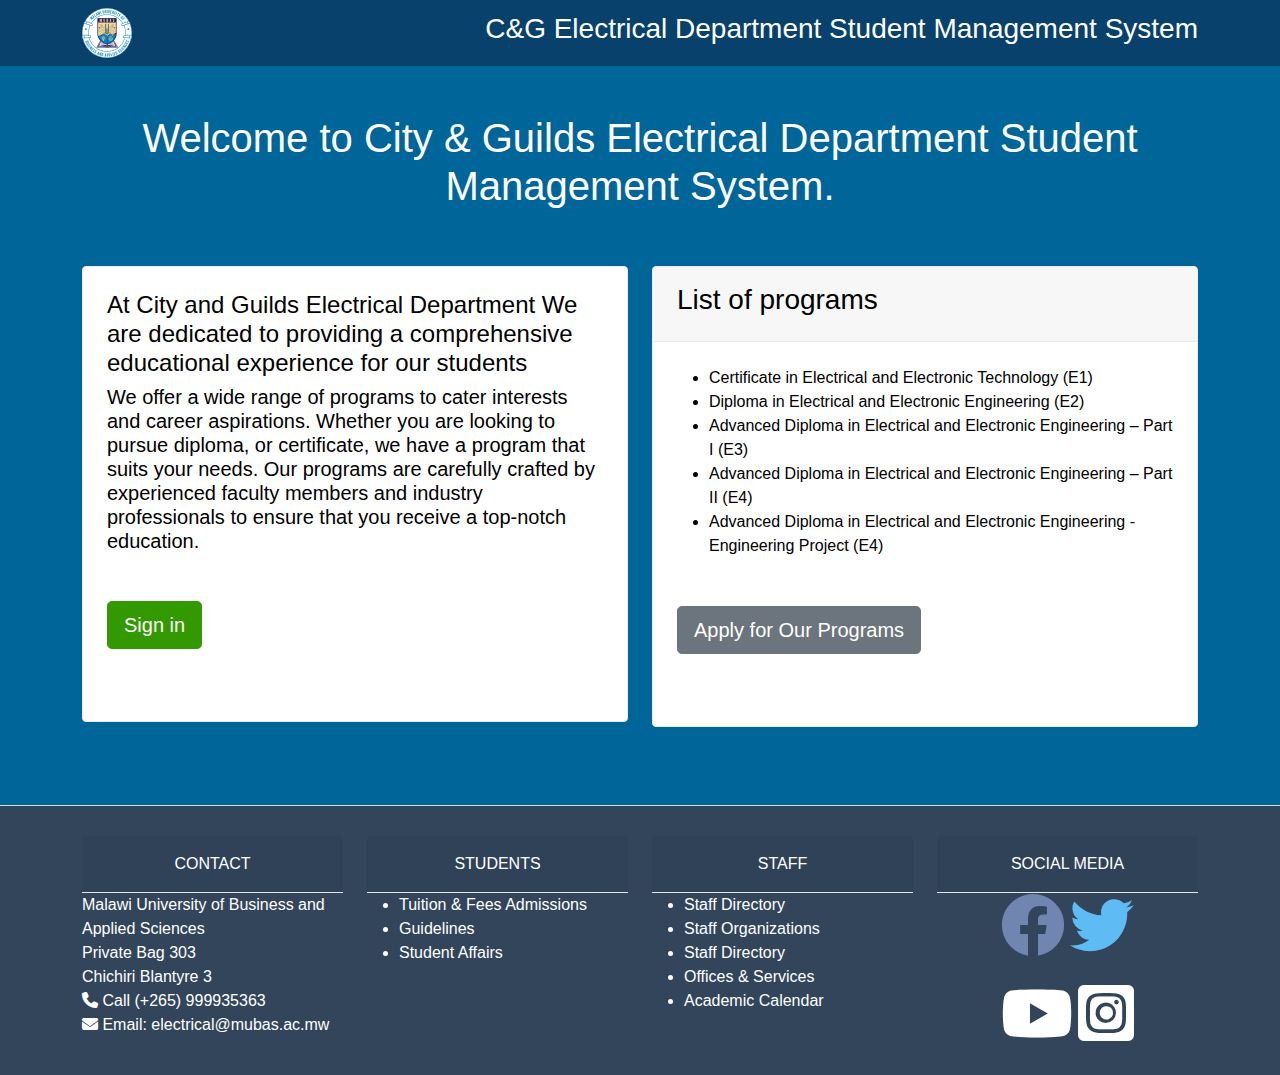
<file: index.html>
<!DOCTYPE html>
<html lang="en">
  <head>
    <meta charset="utf-8" />
    <meta name="viewport" content="width=device-width, initial-scale=1.0, user-scalable=0" />
    <title>Home</title>
    <link rel="shortcut icon" href="assets/img/favicon.png" />
    <link rel="stylesheet" href="assets/css/all.min.css" />
    <link rel="stylesheet" href="assets/css/bootstrap.min.css" />
    <link rel="stylesheet" href="assets/css/style.css" />
  </head>
  <body style="background-color: #006699">
    <div class="mb-5">
      <nav class="navbar" style="background-color: #08416c">
        <div class="container">
          <div class="mubas">
            <a href="#" class="logo logo-small">
              <img class="rounded-circle" src="assets/img/mubas-logo.png" alt="Logo" width="50" height="50" />
            </a>
          </div>
          <div class="text-center">
            <h3 style="color: #fff" ;>C&G Electrical Department Student Management System</h3>
          </div>
        </div>
      </nav>
    </div>
    <div class="container">
      <div class="row">
        <div class="col-lg-12 mb-5">
          <h1 class="text-center" style="color: #fff" ;>
            Welcome to City & Guilds Electrical Department Student Management System.
          </h1>
        </div>
        <div class="col-lg-6">
          <div class="card">
            <div class="card-body">
              <div class="mb-5">
                <h4>
                  At City and Guilds Electrical Department We are dedicated to providing a comprehensive educational
                  experience for our students
                </h4>
                <h5>
                  We offer a wide range of programs to cater interests and career aspirations. Whether you are looking
                  to pursue diploma, or certificate, we have a program that suits your needs. Our programs are carefully
                  crafted by experienced faculty members and industry professionals to ensure that you receive a
                  top-notch education.
                </h5>
                <div class="mt-5">
                  <a href="login.html" class="btn btn-lg btn-success">Sign in</a>
                </div>
              </div>
            </div>
          </div>
        </div>
        <div class="col-lg-6">
          <div class="card">
            <div class="card-header"><h3>List of programs</h3></div>
            <div class="card-body">
              <div class="mb-5">
                <ul>
                  <li>Certificate in Electrical and Electronic Technology (E1)</li>
                  <li>Diploma in Electrical and Electronic Engineering (E2)</li>
                  <li>Advanced Diploma in Electrical and Electronic Engineering – Part I (E3)</li>
                  <li>Advanced Diploma in Electrical and Electronic Engineering – Part II (E4)</li>
                  <li>Advanced Diploma in Electrical and Electronic Engineering - Engineering Project (E4)</li>
                </ul>

                <div class="mt-5">
                  <a href="register.html" class="btn btn-lg btn-secondary">Apply for Our Programs</a>
                </div>
              </div>
            </div>
          </div>
        </div>
      </div>
    </div>

    <footer class="mt-5 mb-0" style="background-color: #32455a">
      <div class="container">
        <div class="row">
          <div class="col-lg-3 col-md-4 col-sm-6">
            <div class="tecolor-secondary">
              <div class="card-header">CONTACT</div>

              <p>
                Malawi University of Business and Applied Sciences <br />
                Private Bag 303 <br />
                Chichiri Blantyre 3 <br />
                <i class="fa-solid fa-phone"></i> Call (+265) 999935363 <br />
                <i class="fa-solid fa-envelope"></i> Email: electrical@mubas.ac.mw
              </p>
            </div>
          </div>
          <div class="col-lg-3 col-md-4 col-sm-6">
            <div class="tecolor-secondary">
              <div class="card-header">STUDENTS</div>

              <ul>
                <li>
                  <a href="">Tuition & Fees Admissions</a>
                </li>
                <li>
                  <a href="">Guidelines</a>
                </li>

                <li>
                  <a href="">Student Affairs</a>
                </li>
              </ul>
            </div>
          </div>
          <div class="col-lg-3 col-md-4 col-sm-6">
            <div class="tecolor-secondary">
              <div class="card-header">STAFF</div>
              <ul>
                <li>Staff Directory</li>
                <li>Staff Organizations</li>
                <li>Staff Directory</li>
                <li>Offices & Services</li>
                <li>Academic Calendar</li>
              </ul>
            </div>
          </div>
          <div class="col-lg-3 col-md-4 col-sm-6">
            <div class="tecolor-secondary">
              <div class="card-header">SOCIAL MEDIA</div>
              <div>
                <i class="fa-brands fa-facebook fa-4x"></i>
                <i class="fa-brands fa-twitter fa-4x"></i> <br />
                <br />
                <i class="fa-brands fa-youtube fa-4x"></i>
                <i class="fa-brands fa-square-instagram fa-4x"></i>
              </div>
            </div>
          </div>
        </div>
      </div>
    </footer>
    <script src="assets/js/jquery-3.6.0.min.js"></script>
    <script src="assets/js/popper.min.js"></script>
    <script src="assets/plugins/bootstrap/js/bootstrap.min.js"></script>
    <script src="assets/plugins/slimscroll/jquery.slimscroll.min.js"></script>
    <script src="assets/plugins/summernote/dist/summernote-bs4.min.js"></script>
    <script src="assets/plugins/datatables/datatables.min.js"></script>
    <script src="assets/js/script.js"></script>
  </body>
</html>
</file>
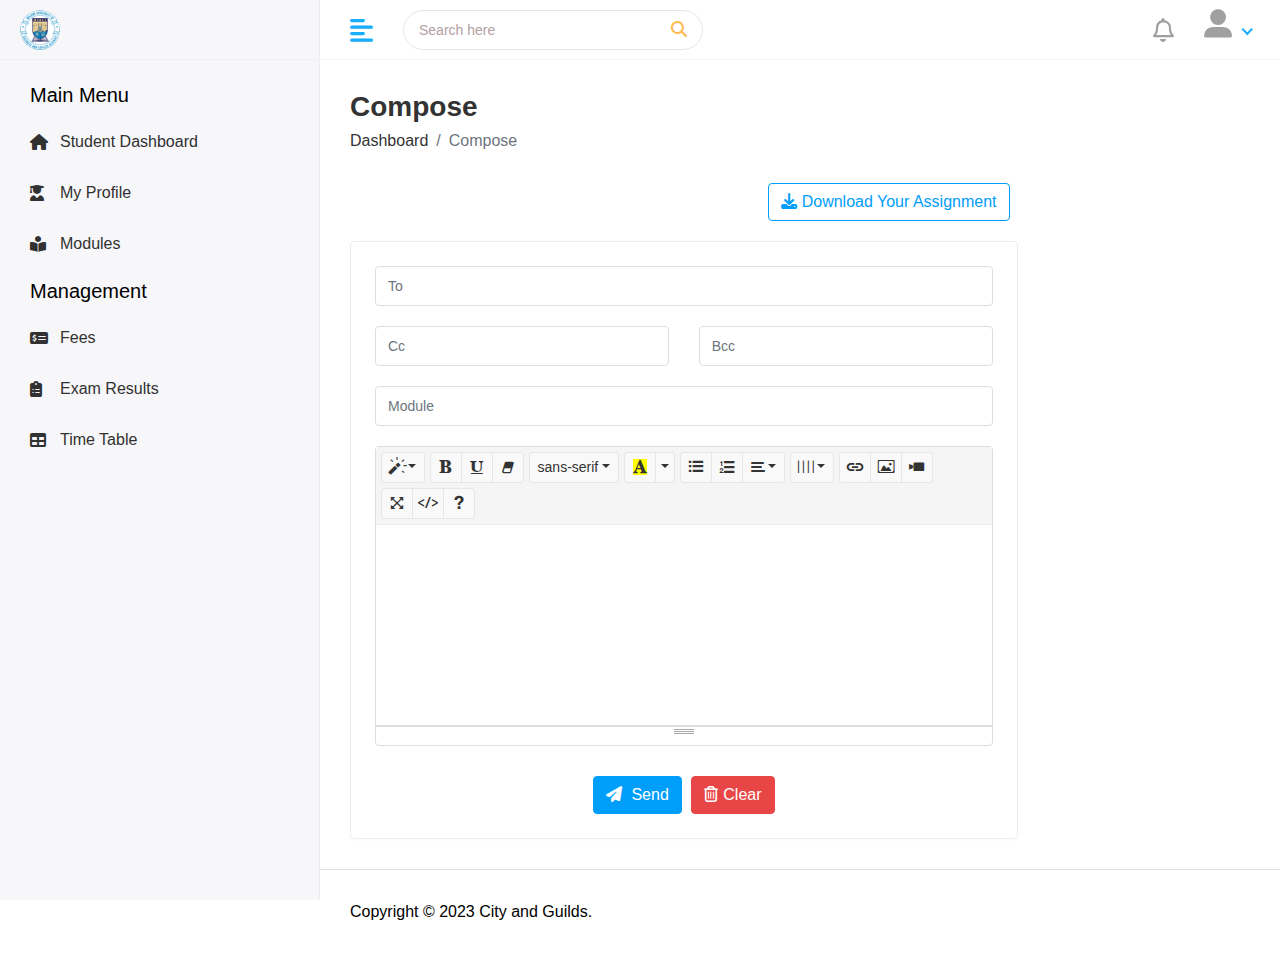
<file: compose.html>
<!DOCTYPE html>
<html lang="en">
  <head>
    <meta charset="utf-8" />
    <meta name="viewport" content="width=device-width, initial-scale=1.0, user-scalable=0" />
    <title>C & G - Compose</title>

    <link rel="shortcut icon" href="assets/img/favicon.png" />

    <link rel="stylesheet" href="assets/plugins/bootstrap/css/bootstrap.min.css" />

    <link rel="stylesheet" href="assets/css/all.min.css" />

    <link rel="stylesheet" href="assets/plugins/summernote/dist/summernote-bs4.css" />

    <link rel="stylesheet" href="assets/css/style.css" />
  </head>

  <body>
    <div class="main-wrapper">
      <div class="header">
        <!-- logos div -->
        <div class="header-left">
          <a href="#" class="logo">
            <img class="rounded-circle" src="assets/img/mubas-logo.png" alt="Logo" />
          </a>
          <a href="#" class="logo logo-small">
            <img class="rounded-circle" src="assets/img/mubas-logo.png" alt="Logo" width="50" height="50" />
          </a>
        </div>

        <a href="#" id="toggle_btn">
          <i class="fas fa-align-left"></i>
        </a>

        <div class="top-nav-search">
          <form>
            <input type="search" class="form-control" placeholder="Search here" />
            <button class="btn" type="submit">
              <i class="fas fa-search"></i>
            </button>
          </form>
        </div>

        <a class="mobile_btn" id="mobile_btn">
          <i class="fas fa-bars"></i>
        </a>

        <!-- STUDENT MENU START -->

        <ul class="nav user-menu">
          <!-- top right corner notification icon -->
          <li class="nav-item">
            <a href="#">
              <i class="far fa-bell"></i>
            </a>

            <!-- top right corner student profile icon-->
          </li>

          <li class="nav-item dropdown has-arrow">
            <a href="#" class="dropdown-toggle nav-link" data-toggle="dropdown">
              <span class="user-icon"><i class="fa-solid fa-user-large fa-2x"></i></span>
            </a>
            <div class="dropdown-menu">
              <div class="user-header">
                <div class="">
                  <span><i class="fa-solid fa-user-large fa-3x"></i></span>
                </div>
                <div class="user-text">
                  <h6>Synet Malooks</h6>
                  <p class="text-muted mb-0">Student</p>
                </div>
              </div>
              <a class="dropdown-item" href="student-details.html">My Profile</a>
              <a class="dropdown-item" href="index.html">Logout</a>
            </div>
          </li>
        </ul>

        <!-- STUDENT MENU END -->
      </div>

      <!-- LEFT SIDE BAR MENU START-->
      <div class="sidebar" id="sidebar">
        <div class="sidebar-inner slimscroll">
          <div id="sidebar-menu" class="sidebar-menu">
            <ul>
              <li class="menu-title">
                <span>Main Menu</span>
              </li>

              <li>
                <a href="student-dashboard.html"
                  ><i class="fas fa-house"></i>
                  <span> Student Dashboard</span>
                </a>
              </li>

              <li class>
                <a href="student-details.html"><i class="fas fa-user-graduate"></i> <span> My Profile</span></a>
              </li>

              <li>
                <a href="subjects.html"><i class="fas fa-book-reader"></i> <span> Modules</span> </a>
              </li>

              <li class="menu-title">
                <span>Management</span>
              </li>

              <li>
                <a href="fees.html"> <i class="fas fa-money-check-dollar"></i><span>Fees</span></a>
              </li>
              <li>
                <a href="exams.html"><i class="fas fa-clipboard-list"></i> <span>Exam Results</span></a>
              </li>

              <li>
                <a href="time-table.html"><i class="fas fa-table"></i> <span>Time Table</span></a>
              </li>
            </ul>
          </div>
        </div>
      </div>
      <div class="page-wrapper">
        <div class="content container-fluid">
          <div class="page-header">
            <div class="row">
              <div class="col">
                <h3 class="page-title">Compose</h3>
                <ul class="breadcrumb">
                  <li class="breadcrumb-item">
                    <a href="index.html">Dashboard</a>
                  </li>
                  <li class="breadcrumb-item active">Compose</li>
                </ul>
              </div>
            </div>
          </div>

          <div class="row">
            <div class="col-lg-9 col-md-8">
              <div class="form-group text-right">
                <a href="#" class="btn btn-outline-primary mr-2"><i class="fas fa-download"></i> Download Your Assignment</a>
              </div>

              <div class="card">
                <div class="card-body">
                  <form action="student-dashboard.html">
                    <div class="form-group">
                      <input type="email" placeholder="To" class="form-control" />
                    </div>
                    <div class="row">
                      <div class="col-md-6">
                        <div class="form-group">
                          <input type="email" placeholder="Cc" class="form-control" />
                        </div>
                      </div>
                      <div class="col-md-6">
                        <div class="form-group">
                          <input type="email" placeholder="Bcc" class="form-control" />
                        </div>
                      </div>
                    </div>
                    <div class="form-group">
                      <input type="text" placeholder="Module" class="form-control" />
                    </div>
                    <div class="form-group">
                      <textarea
                        rows="4"
                        class="form-control summernote"
                        placeholder="Enter your message here"
                      ></textarea>
                    </div>
                    <div class="form-group mb-0">
                      <div class="text-center">
                        <button class="btn btn-primary">
                          <i class="fas fa-paper-plane m-r-5"></i>
                          <span>Send</span>
                        </button>

                        <button class="btn btn-danger m-l-5" type="button">
                          <i class="far fa-trash-alt m-r-5"></i><span>Clear</span>
                        </button>
                      </div>
                    </div>
                  </form>
                </div>
              </div>
            </div>
          </div>
        </div>
        <!-- FOOTER-->
        <footer>
          <p>Copyright © 2023 City and Guilds.</p>
        </footer>
      </div>
    </div>

    <script src="assets/js/jquery-3.6.0.min.js"></script>

    <script src="assets/js/popper.min.js"></script>
    <script src="assets/plugins/bootstrap/js/bootstrap.min.js"></script>

    <script src="assets/plugins/slimscroll/jquery.slimscroll.min.js"></script>

    <script src="assets/plugins/summernote/dist/summernote-bs4.min.js"></script>

    <script src="assets/js/script.js"></script>
  </body>
</html>
</file>
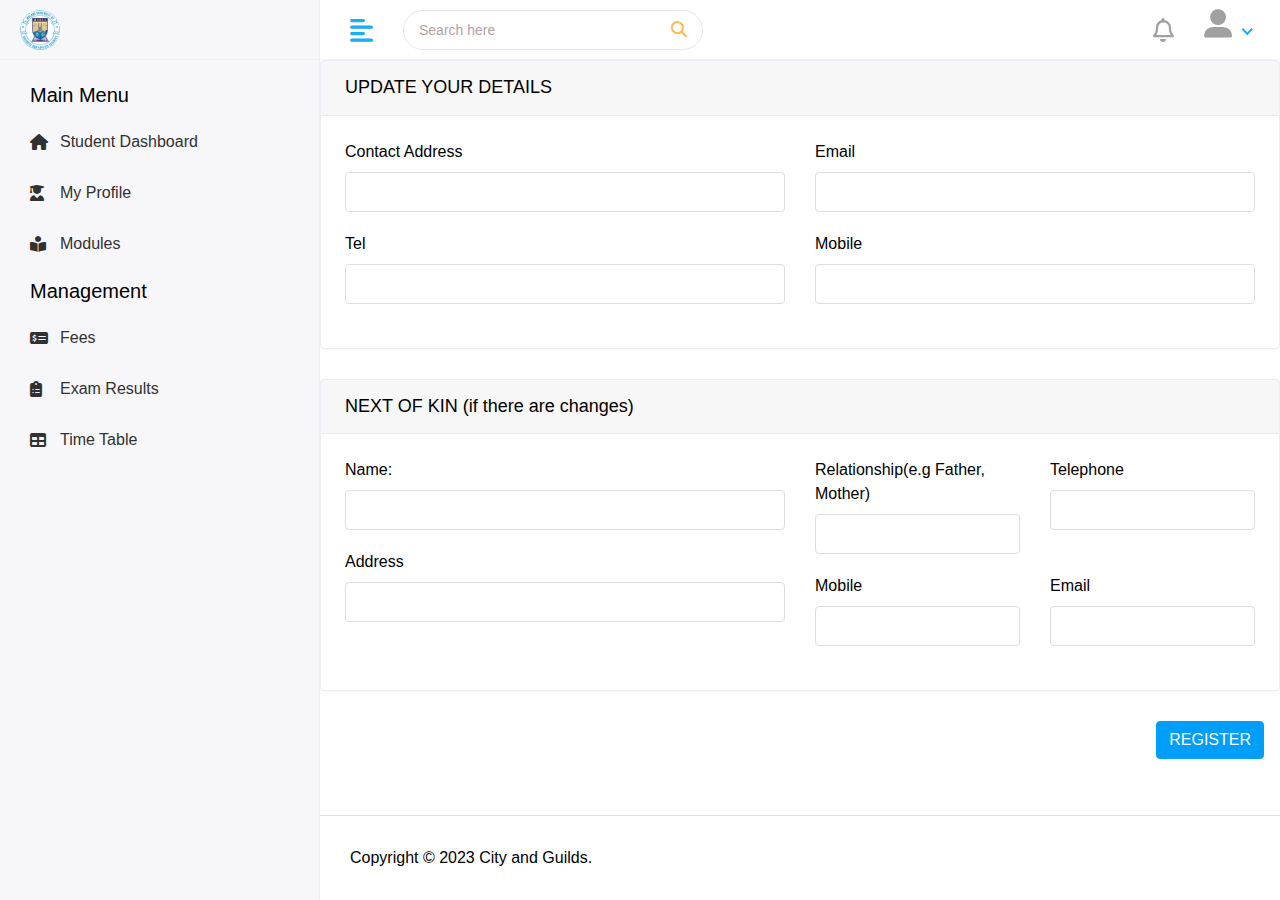
<file: edit-student-details.html>
<!DOCTYPE html>
<html lang="en">
  <head>
    <meta charset="utf-8" />
    <meta name="viewport" content="width=device-width, initial-scale=1.0, user-scalable=0" />
    <title>C & G- Registration Form</title>
    <link rel="shortcut icon" href="assets/img/favicon.png" />

    <link rel="stylesheet" href="assets/plugins/bootstrap/css/bootstrap.min.css" />
    <link rel="stylesheet" href="assets/css/all.min.css" />
    <link rel="stylesheet" href="assets/css/style.css" />
  </head>

  <body>
    <div class="main-wrapper">
      <div class="header">
        <!-- logos div -->
        <div class="header-left">
          <a href="#" class="logo">
            <img class="rounded-circle" src="assets/img/mubas-logo.png" alt="Logo" />
          </a>
          <a href="#" class="logo logo-small">
            <img class="rounded-circle" src="assets/img/mubas-logo.png" alt="Logo" width="50" height="50" />
          </a>
        </div>

        <a href="#" id="toggle_btn">
          <i class="fas fa-align-left"></i>
        </a>

        <div class="top-nav-search">
          <form>
            <input type="search" class="form-control" placeholder="Search here" />
            <button class="btn" type="submit">
              <i class="fas fa-search"></i>
            </button>
          </form>
        </div>

        <a class="mobile_btn" id="mobile_btn">
          <i class="fas fa-bars"></i>
        </a>

        <!-- STUDENT MENU START -->

        <ul class="nav user-menu">
          <!-- top right corner notification icon -->
          <li class="nav-item">
            <a href="#">
              <i class="far fa-bell"></i>
            </a>

            <!-- top right corner student profile icon-->
          </li>

          <li class="nav-item dropdown has-arrow">
            <a href="#" class="dropdown-toggle nav-link" data-toggle="dropdown">
              <span class="user-icon"><i class="fa-solid fa-user-large fa-2x"></i></span>
            </a>
            <div class="dropdown-menu">
              <div class="user-header">
                <div class="">
                  <span><i class="fa-solid fa-user-large fa-3x"></i></span>
                </div>
                <div class="user-text">
                  <h6>Synet Malooks</h6>
                  <p class="text-muted mb-0">Student</p>
                </div>
              </div>
              <a class="dropdown-item" href="student-details.html">My Profile</a>

              <a class="dropdown-item" href="index.html">Logout</a>
            </div>
          </li>
        </ul>

        <!-- STUDENT MENU END -->
      </div>

      <!-- LEFT SIDE BAR MENU START-->
      <div class="sidebar" id="sidebar">
        <div class="sidebar-inner slimscroll">
          <div id="sidebar-menu" class="sidebar-menu">
            <ul>
              <li class="menu-title">
                <span>Main Menu</span>
              </li>

              <li>
                <a href="student-dashboard.html"
                  ><i class="fas fa-house"></i>
                  <span> Student Dashboard</span>
                </a>
              </li>

              <li class>
                <a href="student-details.html"><i class="fas fa-user-graduate"></i> <span> My Profile</span></a>
              </li>

              <li>
                <a href="subjects.html"><i class="fas fa-book-reader"></i> <span> Modules</span> </a>
              </li>

              <li class="menu-title">
                <span>Management</span>
              </li>

              <li>
                <a href="fees.html"> <i class="fas fa-money-check-dollar"></i><span>Fees</span></a>
              </li>
              <li>
                <a href="exams.html"><i class="fas fa-clipboard-list"></i> <span>Exam Results</span></a>
              </li>

              <li>
                <a href="time-table.html"><i class="fas fa-table"></i> <span>Time Table</span></a>
              </li>
            </ul>
          </div>
        </div>
      </div>

      <div class="page-wrapper">
        <form action="">
          <div class="row">
            <div class="col-md-12">
              <div class="card">
                <div class="card-header">
                  <h4 class="card-title">UPDATE YOUR DETAILS</h4>
                </div>
                <div class="card-body">
                  <div class="row">
                    <div class="col-md-6">
                      <div class="form-group">
                        <label> Contact Address</label>
                        <input type="text" class="form-control" />
                      </div>
                      <div class="form-group">
                        <label>Tel</label>
                        <input type="number" class="form-control" />
                      </div>
                    </div>
                    <div class="col-md-6">
                      <div class="form-group">
                        <label>Email</label>
                        <input type="email" class="form-control" />
                      </div>
                      <div class="form-group">
                        <label>Mobile</label>
                        <input type="number" class="form-control" />
                      </div>
                    </div>
                  </div>
                  <div class="text-right"></div>
                </div>
              </div>
            </div>
          </div>
          <!-- Next of Kin-->
          <div class="row">
            <div class="col-md-12">
              <div class="card">
                <div class="card-header">
                  <h5 class="card-title">NEXT OF KIN (if there are changes) </h5>
                </div>
                <div class="card-body">
                  <div class="row">
                    <div class="col-md-6">
                      <div class="form-group">
                        <label>Name:</label>
                        <input type="text" class="form-control"/>
                      </div>
                      <div class="form-group">
                        <label>Address</label>
                        <input type="text" class="form-control" />
                      </div>
                    </div>

                    <div class="col-md-6">
                      <div class="row">
                        <div class="col-md-6">
                          <div class="form-group">
                            <label>Relationship(e.g Father, Mother)</label>
                            <input type="text" class="form-control" />
                          </div>
                        </div>
                        <div class="col-md-6">
                          <div class="form-group">
                            <label>Telephone</label>
                            <input type="number" class="form-control" />
                          </div>
                        </div>
                      </div>
                      <div class="row">
                        <div class="col-md-6">
                          <div class="form-group">
                            <label>Mobile</label>
                            <input type="number" class="form-control" />
                          </div>
                        </div>
                        <div class="col-md-6">
                          <div class="form-group">
                            <label>Email</label>
                            <input type="email" class="form-control" />
                          </div>
                        </div>
                      </div>
                    </div>
                  </div>
                </div>
              </div>
            </div>
          </div>

          <div class="text-right mr-3 mb-2">
            <button type="submit" class="btn btn-primary">REGISTER</button>
          </div>
        </form>
        <footer>
          <p>Copyright © 2023 City and Guilds.</p>
        </footer>
      </div>
    </div>

    <script src="assets/js/jquery-3.6.0.min.js"></script>
    <script src="assets/js/popper.min.js"></script>
    <script src="assets/plugins/bootstrap/js/bootstrap.min.js"></script>
    <script src="assets/plugins/slimscroll/jquery.slimscroll.min.js"></script>
    <script src="assets/plugins/select2/js/select2.min.js"></script>
    <script src="assets/js/script.js"></script>
  </body>
</html>
</file>
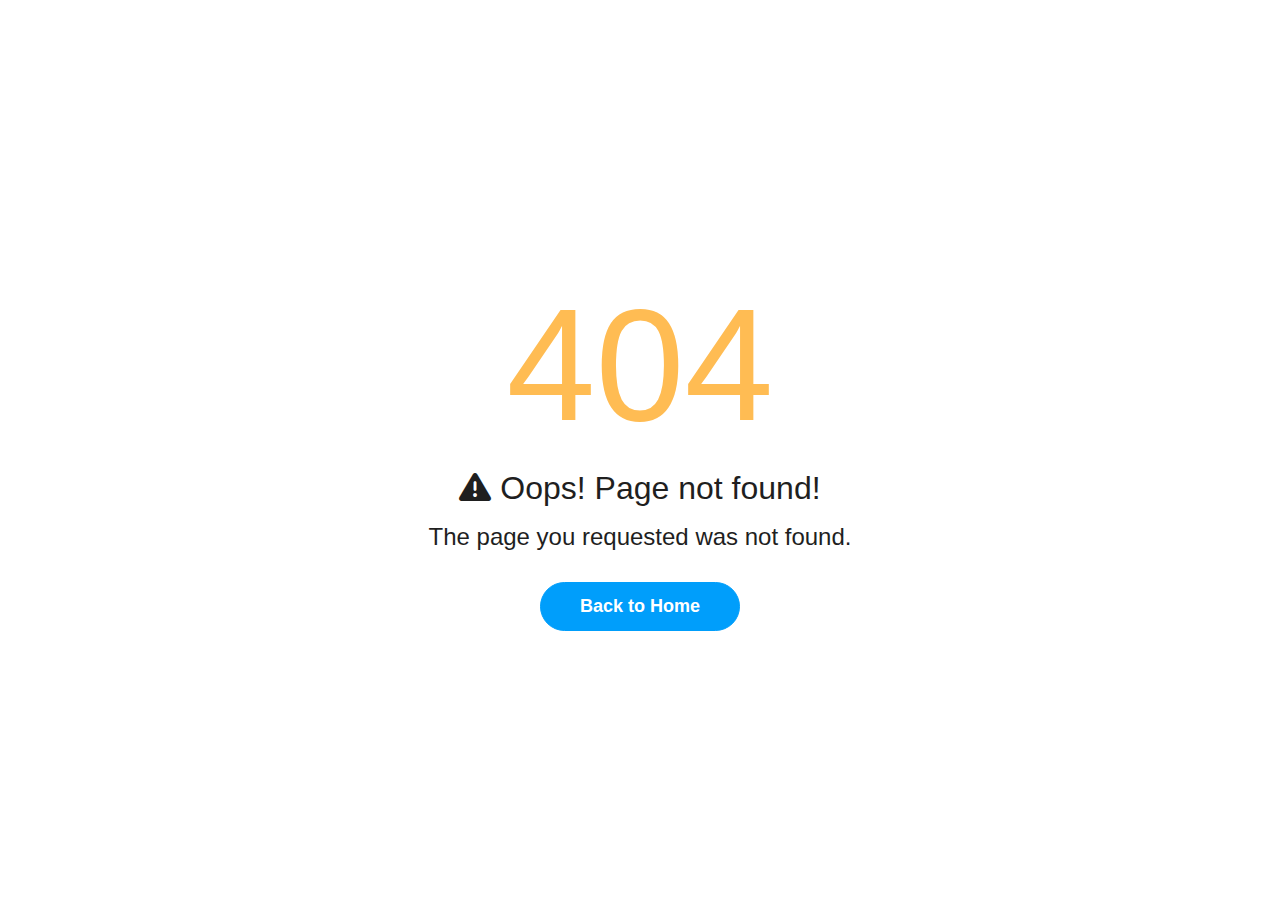
<file: error-404.html>
<!DOCTYPE html>
<html lang="en">
  <!-- Mirrored from preschool.dreamguystech.com/html-template/error-404.html by HTTrack Website Copier/3.x [XR&CO'2014], Thu, 28 Oct 2021 11:11:58 GMT -->
  <head>
    <meta charset="utf-8" />
    <meta
      name="viewport"
      content="width=device-width, initial-scale=1.0, user-scalable=0"
    />
    <title>C & G - Error 404</title>

    <link rel="shortcut icon" href="assets/img/favicon.png" />
   

    <link
      rel="stylesheet"
      href="assets/plugins/bootstrap/css/bootstrap.min.css"
    />

    <link rel="stylesheet" href="assets/css/all.min.css" />

    <link rel="stylesheet" href="assets/css/style.css" />
  </head>
  <body class="error-page">
    <div class="main-wrapper">
      <div class="error-box">
        <h1>404</h1>
        <h3 class="h2 mb-3">
          <i class="fas fa-exclamation-triangle"></i> Oops! Page not found!
        </h3>
        <p class="h4 font-weight-normal">
          The page you requested was not found.
        </p>
        <a href="index.html" class="btn btn-primary">Back to Home</a>
      </div>
    </div>

    <script src="assets/js/jquery-3.6.0.min.js"></script>

    <script src="assets/js/popper.min.js"></script>
    <script src="assets/plugins/bootstrap/js/bootstrap.min.js"></script>

    <script src="assets/js/script.js"></script>
  </body>

 
</html>
</file>
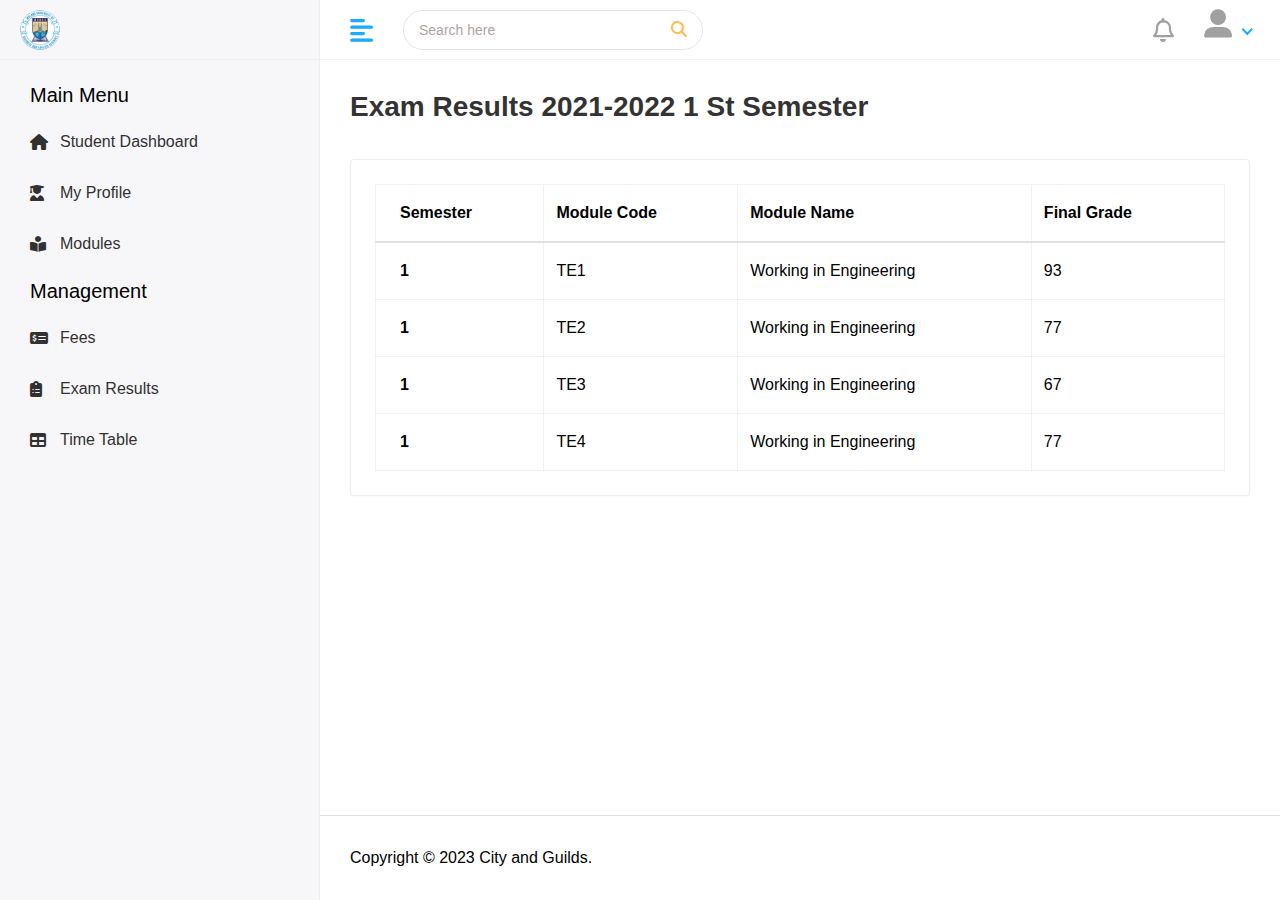
<file: exams.html>
<!DOCTYPE html>
<html lang="en">
  <head>
    <meta charset="utf-8" />
    <meta name="viewport" content="width=device-width, initial-scale=1.0, user-scalable=0" />
    <title>C & G - Students</title>
    <link rel="shortcut icon" href="assets/img/favicon.png" />
   
    
    <link rel="shortcut icon" href="assets/img/favicon.png" />

    <link rel="stylesheet" href="assets/plugins/bootstrap/css/bootstrap.min.css" />

    <link rel="stylesheet" href="assets/css/all.min.css" />

    <link rel="stylesheet" href="assets/plugins/simple-calendar/simple-calendar.css" />

    <link rel="stylesheet" href="assets/css/style.css" />
  </head>
  <body>
    <div class="main-wrapper">
      <div class="header">
        <!-- logos div -->
        <div class="header-left">
          <a href="#" class="logo">
            <img class="rounded-circle" src="assets/img/mubas-logo.png" alt="Logo" />
          </a>
          <a href="#" class="logo logo-small">
            <img class="rounded-circle" src="assets/img/mubas-logo.png" alt="Logo" width="50" height="50" />
          </a>
        </div>

        <a href="#" id="toggle_btn">
          <i class="fas fa-align-left"></i>
        </a>

        <div class="top-nav-search">
          <form>
            <input type="search" class="form-control" placeholder="Search here" />
            <button class="btn" type="submit">
              <i class="fas fa-search"></i>
            </button>
          </form>
        </div>

        <a class="mobile_btn" id="mobile_btn">
          <i class="fas fa-bars"></i>
        </a>

        <!-- STUDENT MENU START -->

        <ul class="nav user-menu">
          <!-- top right corner notification icon -->
          <li class="nav-item">
            <a href="#">
              <i class="far fa-bell"></i>
            </a>

            <!-- top right corner student profile icon-->
          </li>

          <li class="nav-item dropdown has-arrow">
            <a href="#" class="dropdown-toggle nav-link" data-toggle="dropdown">
              <span class="user-icon"><i class="fa-solid fa-user-large fa-2x"></i></span>
            </a>
            <div class="dropdown-menu">
              <div class="user-header">
                <div class="">
                  <span><i class="fa-solid fa-user-large fa-3x"></i></span>
                </div>
                <div class="user-text">
                  <h6>Synet Malooks</h6>
                  <p class="text-muted mb-0">Student</p>
                </div>
              </div>
              <a class="dropdown-item" href="student-details.html">My Profile</a>
              <a class="dropdown-item" href="index.html">Logout</a>
            </div>
          </li>
        </ul>

        <!-- STUDENT MENU END -->
      </div>

      <!-- LEFT SIDE BAR MENU START-->
      <div class="sidebar" id="sidebar">
        <div class="sidebar-inner slimscroll">
          <div id="sidebar-menu" class="sidebar-menu">
            <ul>
              <li class="menu-title">
                <span>Main Menu</span>
              </li>

              <li>
                <a href="student-dashboard.html"
                  ><i class="fas fa-house"></i>
                  <span> Student Dashboard</span>
                </a>
              </li>

              <li class>
                <a href="student-details.html"><i class="fas fa-user-graduate"></i> <span> My Profile</span></a>
              </li>

              <li>
                <a href="subjects.html"><i class="fas fa-book-reader"></i> <span> Modules</span> </a>
              </li>

              <li class="menu-title">
                <span>Management</span>
              </li>

              <li>
                <a href="fees.html"> <i class="fas fa-money-check-dollar"></i><span>Fees</span></a>
              </li>
              <li>
                <a href="exams.html"><i class="fas fa-clipboard-list"></i> <span>Exam Results</span></a>
              </li>

              <li>
                <a href="time-table.html"><i class="fas fa-table"></i> <span>Time Table</span></a>
              </li>
            </ul>
          </div>
        </div>
      </div>

      <div class="page-wrapper">
        <div class="content container-fluid">
          <div class="page-header">
            <div class="row align-items-center">
              <div class="col">
                <h3 class="page-title">Exam Results 2021-2022 1 St Semester</h3>

              </div>
            </div>
          </div>
          <div class="row">
            <div class="col-sm-12">
              <div class="card card-table">
                <div class="card-body">
                  <div class="table-responsive">
                    <table class="table table-bordered table-input">
                      <thead>
                        <tr>
                          <th scope="col">Semester</th>
                          <th scope="col">Module Code</th>
                          <th scope="col">Module Name</th>
                          <th scope="col">Final Grade</th>
                        </tr>
                      </thead>
                      <tbody>
                        <tr>
                          <th scope="row">1</th>
                          <td>TE1</td>
                          <td>Working in Engineering</td>
                          <td>93</td>
                        </tr>
                        <tr>
                          <th scope="row">1</th>
                          <td>TE2</td>
                          <td>Working in Engineering</td>
                          <td>77</td>
                        </tr>
                        <tr>
                          <th scope="row">1</th>
                          <td>TE3</td>
                          <td>Working in Engineering</td>
                          <td>67</td>
                        </tr>
                        <tr>
                          <th scope="row">1</th>
                          <td>TE4</td>
                          <td>Working in Engineering</td>
                          <td>77</td>
                        </tr>
                      </tbody>
                    </table>
                  </div>
                </div>
              </div>
            </div>
          </div>
        </div>
        <footer>
          <p>Copyright © 2023 City and Guilds.</p>
        </footer>
      </div>
    </div>
    <script src="assets/js/jquery-3.6.0.min.js"></script>
    <script src="assets/js/popper.min.js"></script>
    <script src="assets/plugins/bootstrap/js/bootstrap.min.js"></script>
    <script src="assets/plugins/slimscroll/jquery.slimscroll.min.js"></script>
    <script src="assets/plugins/datatables/datatables.min.js"></script>
    <script src="assets/js/script.js"></script>
  </body>
</html>
</file>
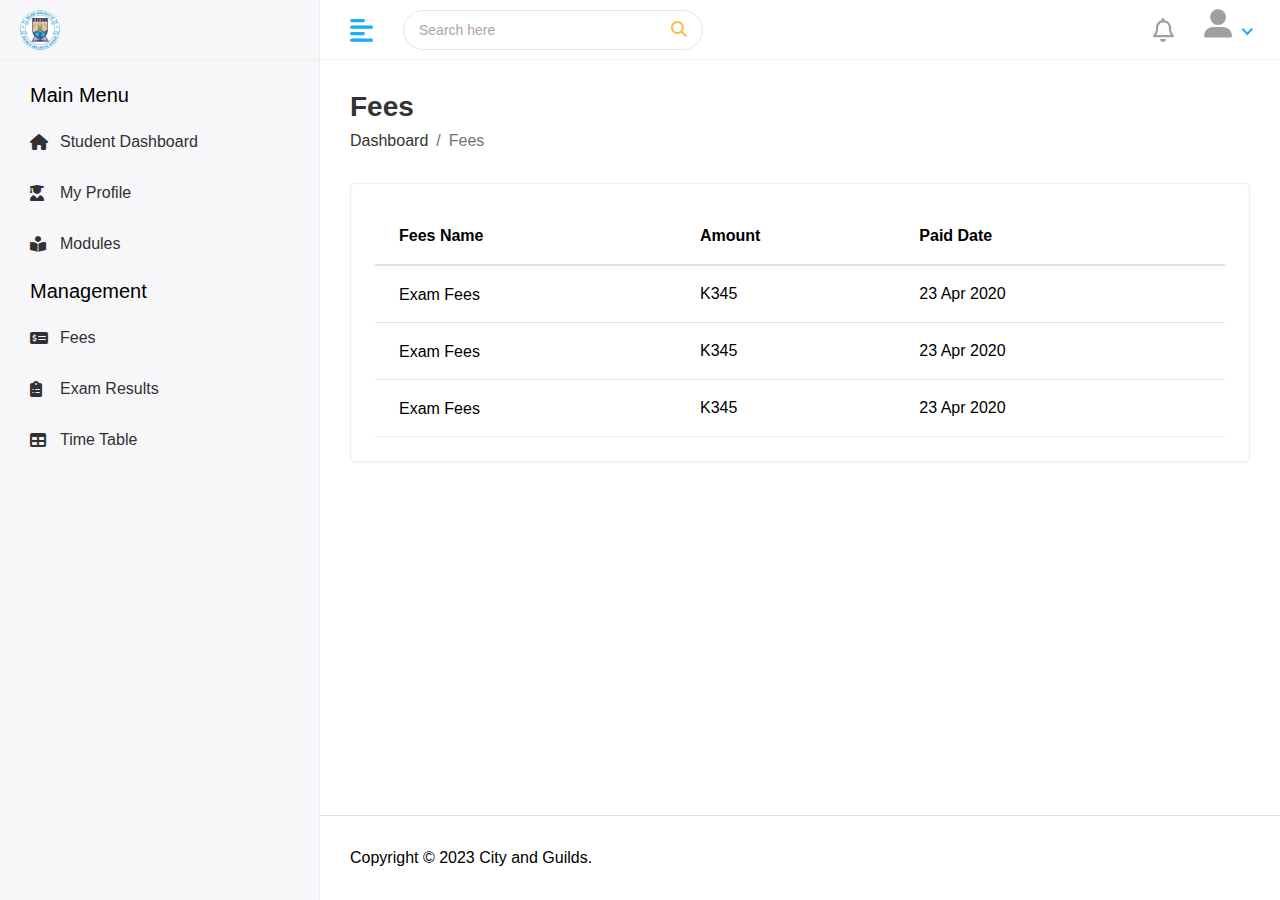
<file: fees.html>
<!DOCTYPE html>
<html lang="en">
  <head>
    <meta charset="utf-8" />
    <meta name="viewport" content="width=device-width, initial-scale=1.0, user-scalable=0" />
    <title>C & G- Fees</title>

    <link rel="shortcut icon" href="assets/img/favicon.png" />

    <link rel="shortcut icon" href="assets/img/favicon.png" />

    <link rel="stylesheet" href="assets/plugins/bootstrap/css/bootstrap.min.css" />

    <link rel="stylesheet" href="assets/css/all.min.css" />

    <link rel="stylesheet" href="assets/plugins/simple-calendar/simple-calendar.css" />

    <link rel="stylesheet" href="assets/css/style.css" />
  </head>
  <body>
    <div class="main-wrapper">
      <div class="header">
        <!-- logos div -->
        <div class="header-left">
          <a href="#" class="logo">
            <img class="rounded-circle" src="assets/img/mubas-logo.png" alt="Logo" />
          </a>
          <a href="#" class="logo logo-small">
            <img class="rounded-circle" src="assets/img/mubas-logo.png" alt="Logo" width="50" height="50" />
          </a>
        </div>

        <a href="#" id="toggle_btn">
          <i class="fas fa-align-left"></i>
        </a>

        <div class="top-nav-search">
          <form>
            <input type="search" class="form-control" placeholder="Search here" />
            <button class="btn" type="submit">
              <i class="fas fa-search"></i>
            </button>
          </form>
        </div>

        <a class="mobile_btn" id="mobile_btn">
          <i class="fas fa-bars"></i>
        </a>

        <!-- STUDENT MENU START -->

        <ul class="nav user-menu">
          <!-- top right corner notification icon -->
          <li class="nav-item">
            <a href="#">
              <i class="far fa-bell"></i>
            </a>

            <!-- top right corner student profile icon-->
          </li>

          <li class="nav-item dropdown has-arrow">
            <a href="#" class="dropdown-toggle nav-link" data-toggle="dropdown">
              <span class="user-icon"><i class="fa-solid fa-user-large fa-2x"></i></span>
            </a>
            <div class="dropdown-menu">
              <div class="user-header">
                <div class="">
                  <span><i class="fa-solid fa-user-large fa-3x"></i></span>
                </div>
                <div class="user-text">
                  <h6>Synet Malooks</h6>
                  <p class="text-muted mb-0">Student</p>
                </div>
              </div>
              <a class="dropdown-item" href="student-details.html">My Profile</a>
              <a class="dropdown-item" href="index.html">Logout</a>
            </div>
          </li>
        </ul>

        <!-- STUDENT MENU END -->
      </div>

      <!-- LEFT SIDE BAR MENU START-->
      <div class="sidebar" id="sidebar">
        <div class="sidebar-inner slimscroll">
          <div id="sidebar-menu" class="sidebar-menu">
            <ul>
              <li class="menu-title">
                <span>Main Menu</span>
              </li>

              <li>
                <a href="student-dashboard.html"
                  ><i class="fas fa-house"></i>
                  <span> Student Dashboard</span>
                </a>
              </li>

              <li class>
                <a href="student-details.html"><i class="fas fa-user-graduate"></i> <span> My Profile</span></a>
              </li>

              <li>
                <a href="subjects.html"><i class="fas fa-book-reader"></i> <span> Modules</span> </a>
              </li>

              <li class="menu-title">
                <span>Management</span>
              </li>

              <li>
                <a href="fees.html"> <i class="fas fa-money-check-dollar"></i><span>Fees</span></a>
              </li>
              <li>
                <a href="exams.html"><i class="fas fa-clipboard-list"></i> <span>Exam Results</span></a>
              </li>

              <li>
                <a href="time-table.html"><i class="fas fa-table"></i> <span>Time Table</span></a>
              </li>
            </ul>
          </div>
        </div>
      </div>
      <div class="page-wrapper">
        <div class="content container-fluid">
          <div class="page-header">
            <div class="row align-items-center">
              <div class="col">
                <h3 class="page-title">Fees</h3>
                <ul class="breadcrumb">
                  <li class="breadcrumb-item"><a href="index.html">Dashboard</a></li>
                  <li class="breadcrumb-item active">Fees</li>
                </ul>
              </div>
            </div>
          </div>

          <div class="row">
            <div class="col-sm-12">
              <div class="card card-table">
                <div class="card-body">
                  <div class="table-responsive">
                    <table class="table table-hover table-center mb-0 datatable">
                      <thead>
                        <tr>
                          <th>Fees Name</th>

                          <th>Amount</th>
                          <th>Paid Date</th>
                        </tr>
                      </thead>
                      <tbody>
                        <tr>
                          <td>
                            <h2>
                              <a>Exam Fees</a>
                            </h2>
                          </td>

                          <td>K345</td>
                          <td>23 Apr 2020</td>
                        </tr>
                        <tr>
                          <td>
                            <h2>
                              <a>Exam Fees</a>
                            </h2>
                          </td>

                          <td>K345</td>
                          <td>23 Apr 2020</td>
                        </tr>
                         <tr>
                          <td>
                            <h2>
                              <a>Exam Fees</a>
                            </h2>
                          </td>

                          <td>K345</td>
                          <td>23 Apr 2020</td>
                        </tr>
                      </tbody>
                    </table>
                  </div>
                </div>
              </div>
            </div>
          </div>
        </div>

        <footer>
          <p>Copyright © 2023 City and Guilds.</p>
        </footer>
      </div>
    </div>

    <script src="assets/js/jquery-3.6.0.min.js"></script>

    <script src="assets/js/popper.min.js"></script>
    <script src="assets/plugins/bootstrap/js/bootstrap.min.js"></script>

    <script src="assets/plugins/slimscroll/jquery.slimscroll.min.js"></script>

    <script src="assets/plugins/summernote/dist/summernote-bs4.min.js"></script>

    <script src="assets/js/script.js"></script>
  </body>
</html>
</file>
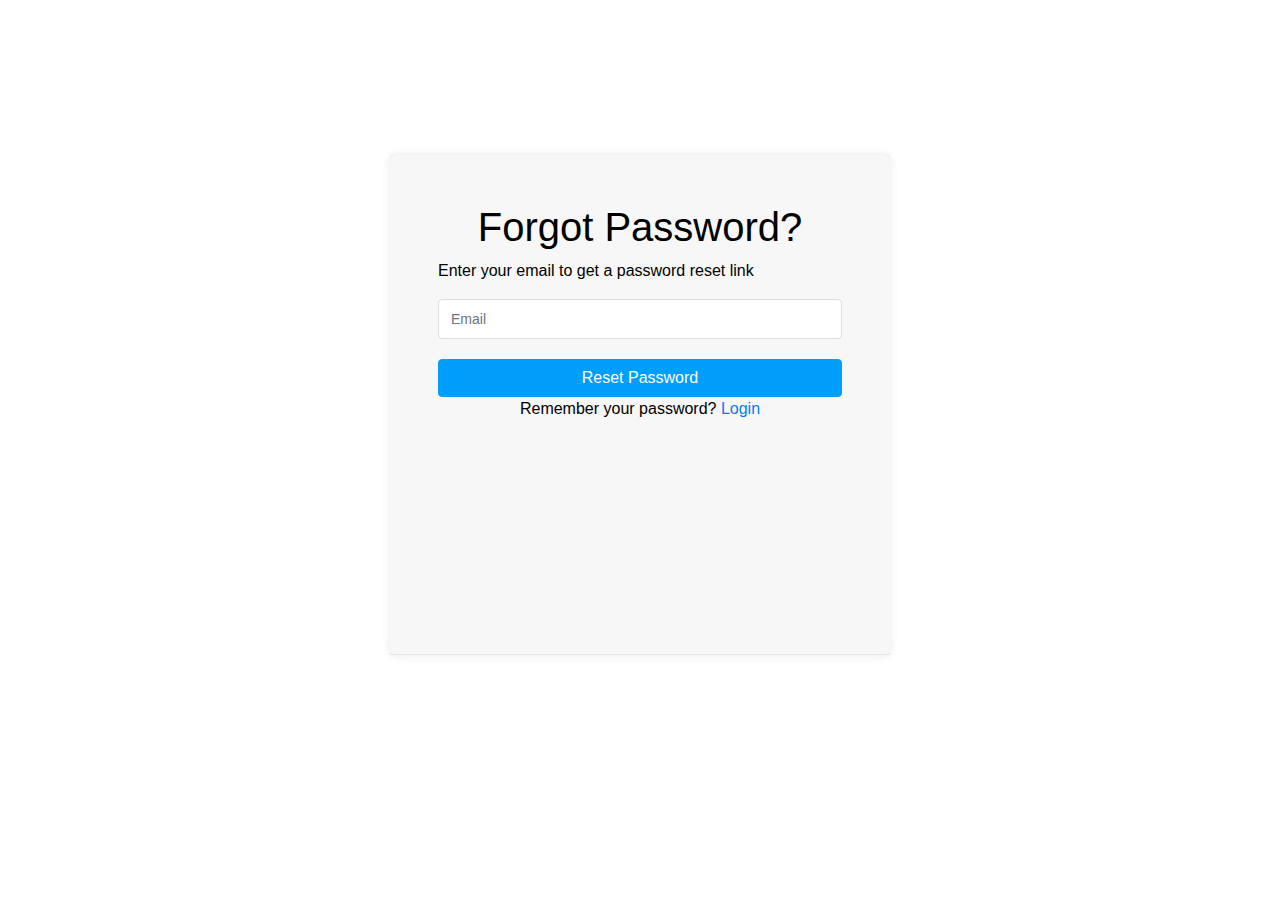
<file: forgot-password.html>
<!DOCTYPE html>
<html lang="en">
  <head>
    <meta charset="utf-8" />
    <meta name="viewport" content="width=device-width, initial-scale=1.0, user-scalable=0" />
    <title>C & G - Forgot Password</title>
    <link rel="shortcut icon" href="assets/img/favicon.png" />

    <link rel="stylesheet" href="assets/plugins/bootstrap/css/bootstrap.min.css" />
    <link rel="stylesheet" href="assets/css/all.min.css" />
    <link rel="stylesheet" href="assets/css/style.css" />
  </head>
  <body>
    <div class="main-wrapper login-body">
      <div class="login-wrapper">
        <div class="container">
          <div class="loginbox">
            <div class="card-header card-body p-5">
              <h1 class="text-center">Forgot Password?</h1>
              <p>Enter your email to get a password reset link</p>
              <form action="">
                <div class="form-group">
                  <input class="form-control" type="text" placeholder="Email" />
                </div>
                <div class="form-group mb-0">
                  <button class="btn btn-primary btn-block" type="submit">Reset Password</button>
                </div>
              </form>
              <div class="text-center">Remember your password? <a href="login.html">Login</a></div>
            </div>
          </div>
        </div>
      </div>
    </div>
    <script src="assets/js/jquery-3.6.0.min.js"></script>
    <script src="assets/js/popper.min.js"></script>
    <script src="assets/plugins/bootstrap/js/bootstrap.min.js"></script>
    <script src="assets/js/script.js"></script>
  </body>
</html>
</file>
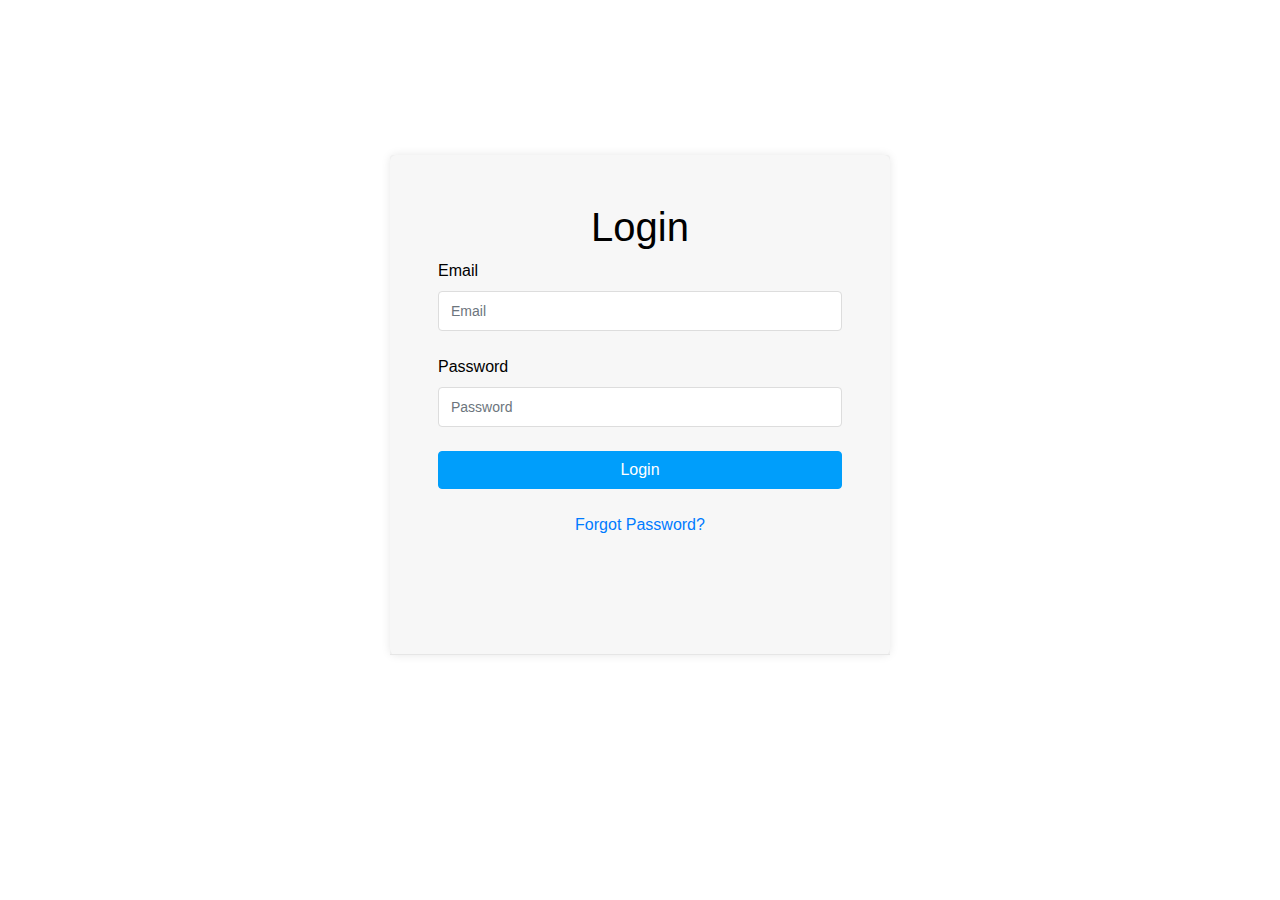
<file: login.html>
<!DOCTYPE html>
<html lang="en">
  <head>
    <meta charset="utf-8" />
    <meta name="viewport" content="width=device-width, initial-scale=1.0, user-scalable=0" />
    <title>C & G - Login</title>
    <link rel="shortcut icon" href="assets/img/favicon.png" />

    <link rel="stylesheet" href="assets/plugins/bootstrap/css/bootstrap.min.css" />
    <link rel="stylesheet" href="assets/css/all.min.css" />
    <link rel="stylesheet" href="assets/css/style.css" />
  </head>
  <body>
    <div class="main-wrapper login-body">
      <div class="login-wrapper">
        <div class="container">
          <div class="loginbox">
            <div class="card-header card-body p-5">
              <h1 class="text-center">Login</h1>

              <form action="student-dashboard.html">
                <div class="form-group mb-4">
                  <label for="Email">Email</label>
                  <input class="form-control" type="email" placeholder="Email" />
                </div>
                <div class="form-group mb-4">
                  <label for="Password">Password</label>
                  <input class="form-control" type="password" placeholder="Password" />
                </div>
                <div class="form-group mb-4">
                  <button class="btn btn-primary btn-block" type="submit">Login</button>
                </div>
              </form>
              <div class="text-center forgotpass"><a href="forgot-password.html">Forgot Password?</a></div>
            </div>
          </div>
        </div>
      </div>
    </div>
    <script src="assets/js/jquery-3.6.0.min.js"></script>
    <script src="assets/js/popper.min.js"></script>
    <script src="assets/plugins/bootstrap/js/bootstrap.min.js"></script>
    <script src="assets/js/script.js"></script>
  </body>
</html>
</file>
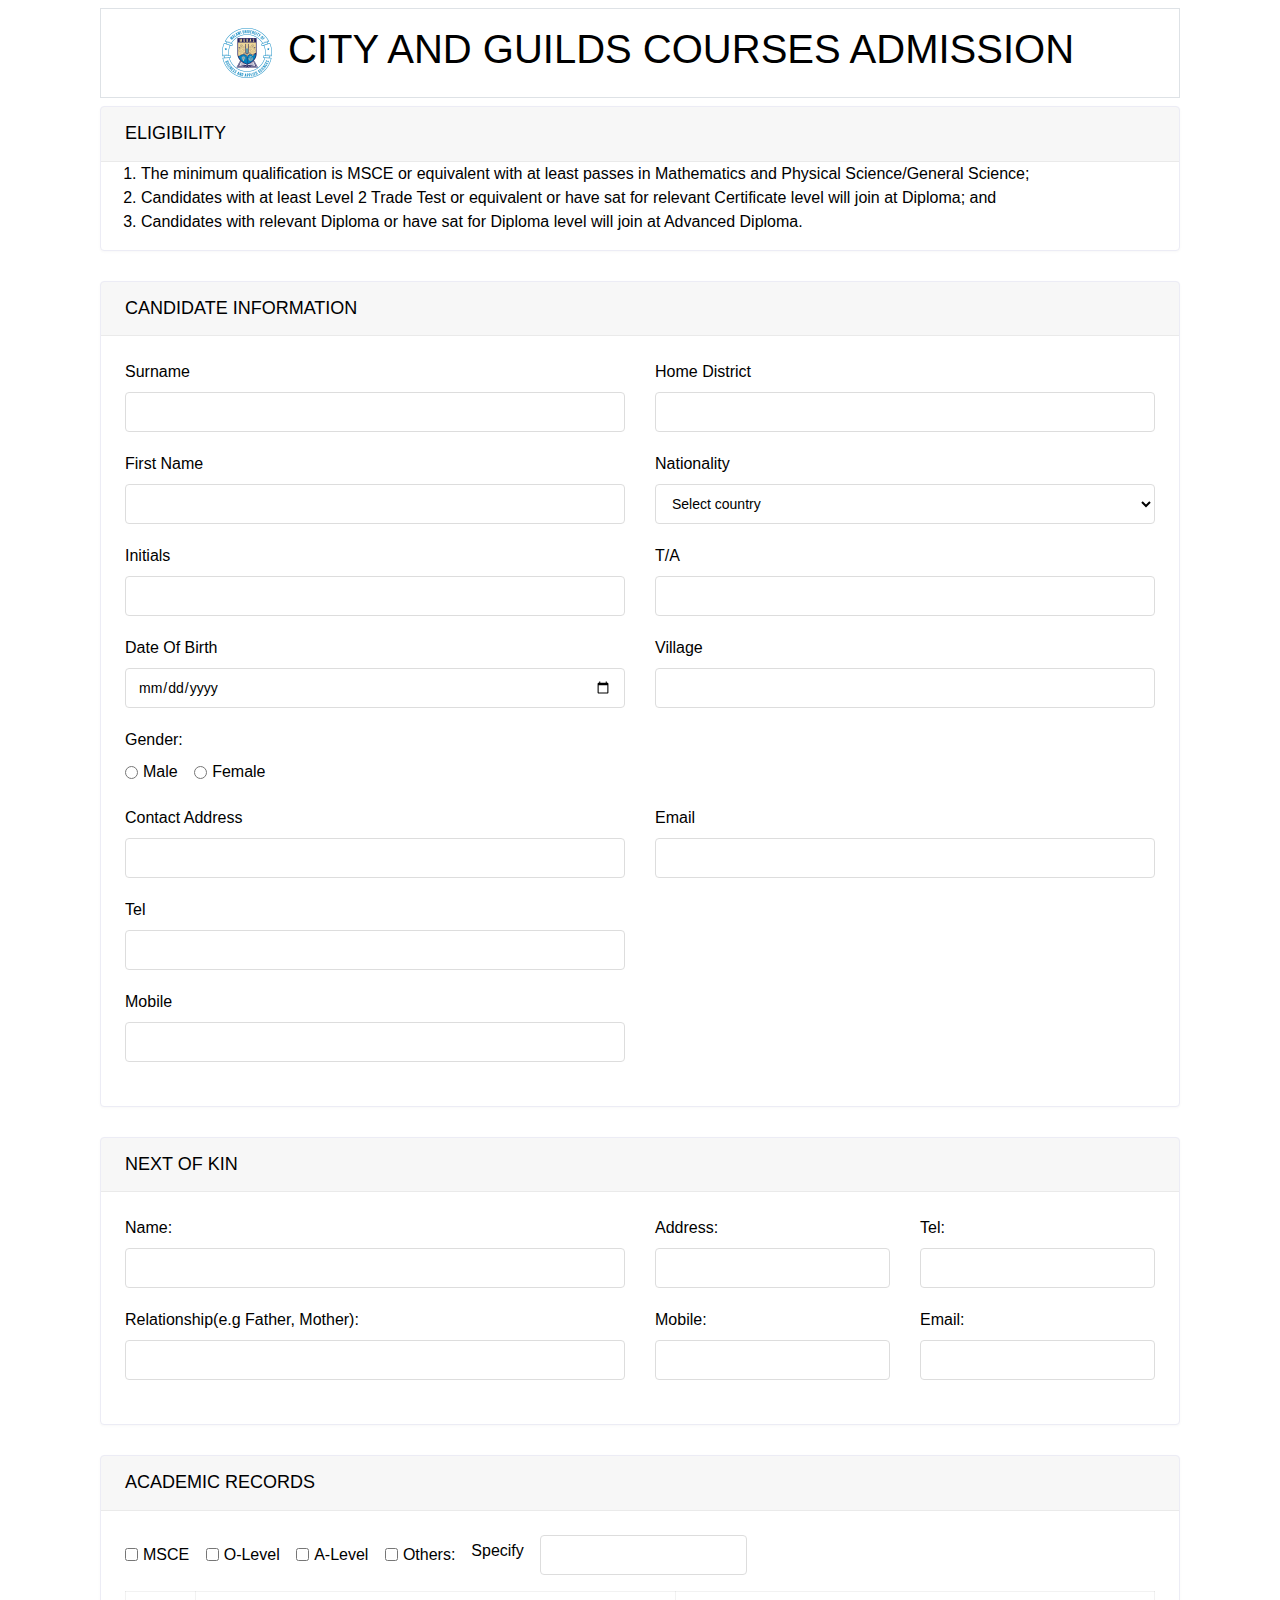
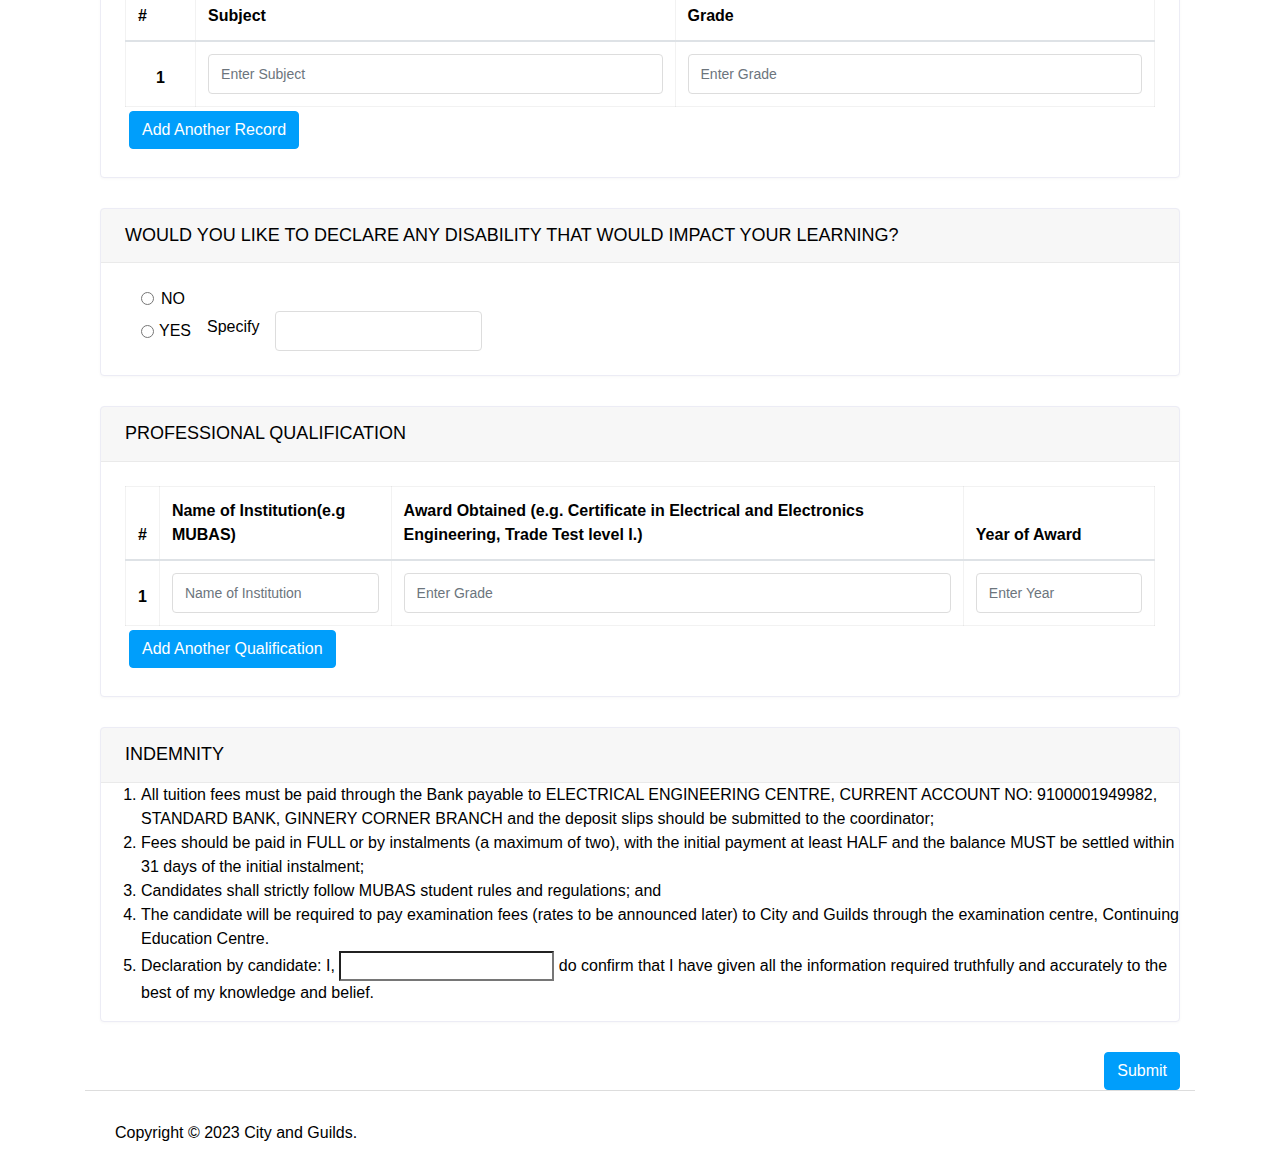
<file: register.html>
<!DOCTYPE html>
<html lang="en">
  <head>
    <meta charset="utf-8" />
    <meta name="viewport" content="width=device-width, initial-scale=1.0, user-scalable=0" />
    <title>C & G- Registration Form</title>
    <link rel="shortcut icon" href="assets/img/favicon.png" />

    <link rel="stylesheet" href="assets/plugins/bootstrap/css/bootstrap.min.css" />
    <link rel="stylesheet" href="assets/css/all.min.css" />
    <link rel="stylesheet" href="assets/css/style.css" />
  </head>
  <body>
    <div class="container">
      <div class="content container-fluid">
        <div class="d-flex pt-3 pb-3 mt-2 mb-2 justify-content-center border">
          <a href="#" class="logo logo-small pl-3 mt-auto mb-auto">
            <img src="assets/img/mubas-logo.png" alt="Logo" width="50" height="50" />
          </a>

          <h1 class="pl-3">CITY AND GUILDS COURSES ADMISSION</h1>
        </div>
        <form action="">
          <div class="row">
            <div class="col-md-12">
              <div class="card">
                <div class="card-header">
                  <h4 class="card-title">ELIGIBILITY</h4>
                </div>
                <ol class="list-group-numbered">
                  <li class="">
                    The minimum qualification is MSCE or equivalent with at least passes in Mathematics and Physical
                    Science/General Science;
                  </li>
                  <li class="">
                    Candidates with at least Level 2 Trade Test or equivalent or have sat for relevant Certificate level
                    will join at Diploma; and
                  </li>
                  <li class="">
                    Candidates with relevant Diploma or have sat for Diploma level will join at Advanced Diploma.
                  </li>
                </ol>
              </div>
            </div>
          </div>
          <div class="row">
            <div class="col-md-12">
              <div class="card">
                <div class="card-header">
                  <h4 class="card-title">CANDIDATE INFORMATION</h4>
                </div>
                <div class="card-body">
                  <div class="row">
                    <div class="col-md-6">
                      <div class="form-group">
                        <label>Surname</label>
                        <input type="text" class="form-control" required />
                      </div>
                      <div class="form-group">
                        <label>First Name</label>
                        <input type="text" class="form-control" required />
                      </div>
                      <div class="form-group">
                        <label> Initials</label>
                        <input type="text" class="form-control" />
                      </div>
                      <div class="form-group">
                        <label>Date Of Birth</label>
                        <input type="date" class="form-control" placeholder="DD/MM/YYYY" required />
                      </div>
                      <div class="form-group">
                        <label class="d-block">Gender:</label>
                        <div class="form-check form-check-inline">
                          <input class="form-check-input" type="radio" name="gender" id="gender_male" value="option1" />
                          <label class="form-check-label" for="gender_male">Male</label>
                        </div>
                        <div class="form-check form-check-inline">
                          <input
                            class="form-check-input"
                            type="radio"
                            name="gender"
                            id="gender_female"
                            value="option2"
                          />
                          <label class="form-check-label" for="gender_female">Female</label>
                        </div>
                      </div>
                    </div>

                    <div class="col-md-6">
                      <div class="form-group">
                        <label>Home District</label>
                        <input type="text" class="form-control" />
                      </div>
                      <div class="form-group">
                        <label> Nationality</label>

                        <select class="form-control" id="country" name="country">
                          <option>Select country</option>
                          <option value="AF">Afghanistan</option>
                          <option value="AX">Aland Islands</option>
                          <option value="AL">Albania</option>
                          <option value="DZ">Algeria</option>
                          <option value="AS">American Samoa</option>
                          <option value="AD">Andorra</option>
                          <option value="AO">Angola</option>
                          <option value="AI">Anguilla</option>
                          <option value="AQ">Antarctica</option>
                          <option value="AG">Antigua and Barbuda</option>
                          <option value="AR">Argentina</option>
                          <option value="AM">Armenia</option>
                          <option value="AW">Aruba</option>
                          <option value="AU">Australia</option>
                          <option value="AT">Austria</option>
                          <option value="AZ">Azerbaijan</option>
                          <option value="BS">Bahamas</option>
                          <option value="BH">Bahrain</option>
                          <option value="BD">Bangladesh</option>
                          <option value="BB">Barbados</option>
                          <option value="BY">Belarus</option>
                          <option value="BE">Belgium</option>
                          <option value="BZ">Belize</option>
                          <option value="BJ">Benin</option>
                          <option value="BM">Bermuda</option>
                          <option value="BT">Bhutan</option>
                          <option value="BO">Bolivia</option>
                          <option value="BQ">Bonaire, Sint Eustatius and Saba</option>
                          <option value="BA">Bosnia and Herzegovina</option>
                          <option value="BW">Botswana</option>
                          <option value="BV">Bouvet Island</option>
                          <option value="BR">Brazil</option>
                          <option value="IO">British Indian Ocean Territory</option>
                          <option value="BN">Brunei Darussalam</option>
                          <option value="BG">Bulgaria</option>
                          <option value="BF">Burkina Faso</option>
                          <option value="BI">Burundi</option>
                          <option value="KH">Cambodia</option>
                          <option value="CM">Cameroon</option>
                          <option value="CA">Canada</option>
                          <option value="CV">Cape Verde</option>
                          <option value="KY">Cayman Islands</option>
                          <option value="CF">Central African Republic</option>
                          <option value="TD">Chad</option>
                          <option value="CL">Chile</option>
                          <option value="CN">China</option>
                          <option value="CX">Christmas Island</option>
                          <option value="CC">Cocos (Keeling) Islands</option>
                          <option value="CO">Colombia</option>
                          <option value="KM">Comoros</option>
                          <option value="CG">Congo</option>
                          <option value="CD">Congo, Democratic Republic of the Congo</option>
                          <option value="CK">Cook Islands</option>
                          <option value="CR">Costa Rica</option>
                          <option value="CI">Cote D'Ivoire</option>
                          <option value="HR">Croatia</option>
                          <option value="CU">Cuba</option>
                          <option value="CW">Curacao</option>
                          <option value="CY">Cyprus</option>
                          <option value="CZ">Czech Republic</option>
                          <option value="DK">Denmark</option>
                          <option value="DJ">Djibouti</option>
                          <option value="DM">Dominica</option>
                          <option value="DO">Dominican Republic</option>
                          <option value="EC">Ecuador</option>
                          <option value="EG">Egypt</option>
                          <option value="SV">El Salvador</option>
                          <option value="GQ">Equatorial Guinea</option>
                          <option value="ER">Eritrea</option>
                          <option value="EE">Estonia</option>
                          <option value="ET">Ethiopia</option>
                          <option value="FK">Falkland Islands (Malvinas)</option>
                          <option value="FO">Faroe Islands</option>
                          <option value="FJ">Fiji</option>
                          <option value="FI">Finland</option>
                          <option value="FR">France</option>
                          <option value="GF">French Guiana</option>
                          <option value="PF">French Polynesia</option>
                          <option value="TF">French Southern Territories</option>
                          <option value="GA">Gabon</option>
                          <option value="GM">Gambia</option>
                          <option value="GE">Georgia</option>
                          <option value="DE">Germany</option>
                          <option value="GH">Ghana</option>
                          <option value="GI">Gibraltar</option>
                          <option value="GR">Greece</option>
                          <option value="GL">Greenland</option>
                          <option value="GD">Grenada</option>
                          <option value="GP">Guadeloupe</option>
                          <option value="GU">Guam</option>
                          <option value="GT">Guatemala</option>
                          <option value="GG">Guernsey</option>
                          <option value="GN">Guinea</option>
                          <option value="GW">Guinea-Bissau</option>
                          <option value="GY">Guyana</option>
                          <option value="HT">Haiti</option>
                          <option value="HM">Heard Island and Mcdonald Islands</option>
                          <option value="VA">Holy See (Vatican City State)</option>
                          <option value="HN">Honduras</option>
                          <option value="HK">Hong Kong</option>
                          <option value="HU">Hungary</option>
                          <option value="IS">Iceland</option>
                          <option value="IN">India</option>
                          <option value="ID">Indonesia</option>
                          <option value="IR">Iran, Islamic Republic of</option>
                          <option value="IQ">Iraq</option>
                          <option value="IE">Ireland</option>
                          <option value="IM">Isle of Man</option>
                          <option value="IL">Israel</option>
                          <option value="IT">Italy</option>
                          <option value="JM">Jamaica</option>
                          <option value="JP">Japan</option>
                          <option value="JE">Jersey</option>
                          <option value="JO">Jordan</option>
                          <option value="KZ">Kazakhstan</option>
                          <option value="KE">Kenya</option>
                          <option value="KI">Kiribati</option>
                          <option value="KP">Korea, Democratic People's Republic of</option>
                          <option value="KR">Korea, Republic of</option>
                          <option value="XK">Kosovo</option>
                          <option value="KW">Kuwait</option>
                          <option value="KG">Kyrgyzstan</option>
                          <option value="LA">Lao People's Democratic Republic</option>
                          <option value="LV">Latvia</option>
                          <option value="LB">Lebanon</option>
                          <option value="LS">Lesotho</option>
                          <option value="LR">Liberia</option>
                          <option value="LY">Libyan Arab Jamahiriya</option>
                          <option value="LI">Liechtenstein</option>
                          <option value="LT">Lithuania</option>
                          <option value="LU">Luxembourg</option>
                          <option value="MO">Macao</option>
                          <option value="MK">Macedonia, the Former Yugoslav Republic of</option>
                          <option value="MG">Madagascar</option>
                          <option value="MW">Malawi</option>
                          <option value="MY">Malaysia</option>
                          <option value="MV">Maldives</option>
                          <option value="ML">Mali</option>
                          <option value="MT">Malta</option>
                          <option value="MH">Marshall Islands</option>
                          <option value="MQ">Martinique</option>
                          <option value="MR">Mauritania</option>
                          <option value="MU">Mauritius</option>
                          <option value="YT">Mayotte</option>
                          <option value="MX">Mexico</option>
                          <option value="FM">Micronesia, Federated States of</option>
                          <option value="MD">Moldova, Republic of</option>
                          <option value="MC">Monaco</option>
                          <option value="MN">Mongolia</option>
                          <option value="ME">Montenegro</option>
                          <option value="MS">Montserrat</option>
                          <option value="MA">Morocco</option>
                          <option value="MZ">Mozambique</option>
                          <option value="MM">Myanmar</option>
                          <option value="NA">Namibia</option>
                          <option value="NR">Nauru</option>
                          <option value="NP">Nepal</option>
                          <option value="NL">Netherlands</option>
                          <option value="AN">Netherlands Antilles</option>
                          <option value="NC">New Caledonia</option>
                          <option value="NZ">New Zealand</option>
                          <option value="NI">Nicaragua</option>
                          <option value="NE">Niger</option>
                          <option value="NG">Nigeria</option>
                          <option value="NU">Niue</option>
                          <option value="NF">Norfolk Island</option>
                          <option value="MP">Northern Mariana Islands</option>
                          <option value="NO">Norway</option>
                          <option value="OM">Oman</option>
                          <option value="PK">Pakistan</option>
                          <option value="PW">Palau</option>
                          <option value="PS">Palestinian Territory, Occupied</option>
                          <option value="PA">Panama</option>
                          <option value="PG">Papua New Guinea</option>
                          <option value="PY">Paraguay</option>
                          <option value="PE">Peru</option>
                          <option value="PH">Philippines</option>
                          <option value="PN">Pitcairn</option>
                          <option value="PL">Poland</option>
                          <option value="PT">Portugal</option>
                          <option value="PR">Puerto Rico</option>
                          <option value="QA">Qatar</option>
                          <option value="RE">Reunion</option>
                          <option value="RO">Romania</option>
                          <option value="RU">Russian Federation</option>
                          <option value="RW">Rwanda</option>
                          <option value="BL">Saint Barthelemy</option>
                          <option value="SH">Saint Helena</option>
                          <option value="KN">Saint Kitts and Nevis</option>
                          <option value="LC">Saint Lucia</option>
                          <option value="MF">Saint Martin</option>
                          <option value="PM">Saint Pierre and Miquelon</option>
                          <option value="VC">Saint Vincent and the Grenadines</option>
                          <option value="WS">Samoa</option>
                          <option value="SM">San Marino</option>
                          <option value="ST">Sao Tome and Principe</option>
                          <option value="SA">Saudi Arabia</option>
                          <option value="SN">Senegal</option>
                          <option value="RS">Serbia</option>
                          <option value="CS">Serbia and Montenegro</option>
                          <option value="SC">Seychelles</option>
                          <option value="SL">Sierra Leone</option>
                          <option value="SG">Singapore</option>
                          <option value="SX">Sint Maarten</option>
                          <option value="SK">Slovakia</option>
                          <option value="SI">Slovenia</option>
                          <option value="SB">Solomon Islands</option>
                          <option value="SO">Somalia</option>
                          <option value="ZA">South Africa</option>
                          <option value="GS">South Georgia and the South Sandwich Islands</option>
                          <option value="SS">South Sudan</option>
                          <option value="ES">Spain</option>
                          <option value="LK">Sri Lanka</option>
                          <option value="SD">Sudan</option>
                          <option value="SR">Suriname</option>
                          <option value="SJ">Svalbard and Jan Mayen</option>
                          <option value="SZ">Swaziland</option>
                          <option value="SE">Sweden</option>
                          <option value="CH">Switzerland</option>
                          <option value="SY">Syrian Arab Republic</option>
                          <option value="TW">Taiwan, Province of China</option>
                          <option value="TJ">Tajikistan</option>
                          <option value="TZ">Tanzania, United Republic of</option>
                          <option value="TH">Thailand</option>
                          <option value="TL">Timor-Leste</option>
                          <option value="TG">Togo</option>
                          <option value="TK">Tokelau</option>
                          <option value="TO">Tonga</option>
                          <option value="TT">Trinidad and Tobago</option>
                          <option value="TN">Tunisia</option>
                          <option value="TR">Turkey</option>
                          <option value="TM">Turkmenistan</option>
                          <option value="TC">Turks and Caicos Islands</option>
                          <option value="TV">Tuvalu</option>
                          <option value="UG">Uganda</option>
                          <option value="UA">Ukraine</option>
                          <option value="AE">United Arab Emirates</option>
                          <option value="GB">United Kingdom</option>
                          <option value="US">United States</option>
                          <option value="UM">United States Minor Outlying Islands</option>
                          <option value="UY">Uruguay</option>
                          <option value="UZ">Uzbekistan</option>
                          <option value="VU">Vanuatu</option>
                          <option value="VE">Venezuela</option>
                          <option value="VN">Viet Nam</option>
                          <option value="VG">Virgin Islands, British</option>
                          <option value="VI">Virgin Islands, U.s.</option>
                          <option value="WF">Wallis and Futuna</option>
                          <option value="EH">Western Sahara</option>
                          <option value="YE">Yemen</option>
                          <option value="ZM">Zambia</option>
                          <option value="ZW">Zimbabwe</option>
                        </select>
                      </div>
                      <div class="form-group">
                        <label>T/A</label>
                        <input type="text" class="form-control" />
                      </div>
                      <div class="form-group">
                        <label>Village</label>
                        <input type="text" class="form-control" />
                      </div>
                    </div>
                  </div>

                  <div class="row">
                    <div class="col-md-6">
                      <div class="form-group">
                        <label> Contact Address</label>
                        <input type="text" class="form-control" />
                      </div>
                      <div class="form-group">
                        <label>Tel</label>
                        <input type="number" class="form-control" />
                      </div>
                      <div class="form-group">
                        <label>Mobile</label>
                        <input type="number" class="form-control" />
                      </div>
                    </div>
                    <div class="col-md-6">
                      <div class="form-group">
                        <label>Email</label>
                        <input type="email" class="form-control" />
                      </div>
                    </div>
                  </div>
                  <div class="text-right"></div>
                </div>
              </div>
            </div>
          </div>
          <!-- Next of Kin-->
          <div class="row">
            <div class="col-md-12">
              <div class="card">
                <div class="card-header">
                  <h5 class="card-title">NEXT OF KIN</h5>
                </div>
                <div class="card-body">
                  <div class="row">
                    <div class="col-md-6">
                      <div class="form-group">
                        <label>Name:</label>
                        <input type="text" class="form-control" required />
                      </div>
                      <div class="form-group">
                        <label>Relationship(e.g Father, Mother):</label>
                        <input type="text" class="form-control" />
                      </div>
                    </div>
                    <div class="col-md-6">
                      <div class="row">
                        <div class="col-md-6">
                          <div class="form-group">
                            <label>Address:</label>
                            <input type="text" class="form-control" />
                          </div>
                        </div>
                        <div class="col-md-6">
                          <div class="form-group">
                            <label>Tel:</label>
                            <input type="number" class="form-control" />
                          </div>
                        </div>
                      </div>
                      <div class="row">
                        <div class="col-md-6">
                          <div class="form-group">
                            <label>Mobile:</label>
                            <input type="number" class="form-control" />
                          </div>
                        </div>
                        <div class="col-md-6">
                          <div class="form-group">
                            <label>Email:</label>
                            <input type="email" class="form-control" />
                          </div>
                        </div>
                      </div>
                    </div>
                  </div>
                </div>
              </div>
            </div>
          </div>
          <!--ACADEMIC RECORDS-->
          <div class="row">
            <div class="col-md-12">
              <div class="card">
                <div class="card-header">
                  <h5 class="card-title">ACADEMIC RECORDS</h5>
                </div>
                <div class="card-body">
                  <div class="form-check form-check-inline">
                    <input class="form-check-input" type="checkbox" name="ACADEMIC" id="MSCE" value="option1" />
                    <label class="form-check-label" for="MSCE">MSCE</label>
                  </div>
                  <div class="form-check form-check-inline">
                    <input class="form-check-input" type="checkbox" name="ACADEMIC" id="O-Level" value="option2" />
                    <label class="form-check-label" for="O-Level"> O-Level</label>
                  </div>

                  <div class="form-check form-check-inline">
                    <input class="form-check-input" type="checkbox" name="ACADEMIC" id="A-Level" value="option3" />
                    <label class="form-check-label" for="A-Level"> A-Level</label>
                  </div>
                  <div class="form-check form-check-inline">
                    <input class="form-check-input" type="checkbox" name="ACADEMIC" id="Others" value="option4" />
                    <label class="form-check-label" for=""> Others:</label>

                    <label class="ml-3 mr-3">Specify</label>
                    <input type="text" class="form-control responsive" />
                  </div>

                  <table class="table table-bordered table-input mt-3">
                    <thead>
                      <tr>
                        <th scope="col">#</th>
                        <th scope="col">Subject</th>
                        <th scope="col">Grade</th>
                      </tr>
                    </thead>
                    <tbody>
                      <tr>
                        <th class="text-center pt-4" scope="row">1</th>
                        <td>
                          <input class="form-control" type="text" placeholder="Enter Subject" />
                        </td>
                        <td>
                          <input class="form-control" type="text" placeholder="Enter Grade" />
                        </td>
                      </tr>
                    </tbody>
                  </table>

                  <button class="btn btn-primary m-1" type="button" onclick="addMoreRows()">Add Another Record</button>
                </div>
              </div>
            </div>
          </div>
          <div class="row">
            <div class="col-md-12">
              <div class="card">
                <div class="card-header">
                  <h5 class="card-title">WOULD YOU LIKE TO DECLARE ANY DISABILITY THAT WOULD IMPACT YOUR LEARNING?</h5>
                </div>
                <div class="card-body">
                  <div class="form-check ml-3">
                    <input class="form-check-input" type="radio" name="disability" id="disability-no" value="option2" />
                    <label class="form-check-label" for="disability-no"> NO </label>
                  </div>
                  <div class="form-check form-check-inline ml-3">
                    <input
                      class="form-check-input"
                      type="radio"
                      name="disability"
                      id="disability-yes"
                      value="option2"
                    />
                    <label class="form-check-label" for="disability-yes">YES</label>

                    <label class="ml-3 mr-3">Specify</label>
                    <input type="text" class="form-control responsive" />
                  </div>
                </div>
              </div>
            </div>
          </div>

          <!-- PROFESSIONAL QUALIFICATION -->
          <div class="row">
            <div class="col-md-12">
              <div class="card">
                <div class="card-header">
                  <h5 class="card-title">PROFESSIONAL QUALIFICATION</h5>
                </div>
                <div class="card-body">
                  <table class="table table-bordered table-input2">
                    <thead>
                      <tr>
                        <th scope="col">#</th>
                        <th scope="col">Name of Institution(e.g MUBAS)</th>
                        <th scope="col">
                          Award Obtained (e.g. Certificate in Electrical and Electronics Engineering, Trade Test level
                          I.)
                        </th>
                        <th scope="col">Year of Award</th>
                      </tr>
                    </thead>
                    <tbody>
                      <tr>
                        <th class="text-center pt-4" scope="row">1</th>
                        <td>
                          <input class="form-control" type="text" placeholder="Name of Institution" />
                        </td>
                        <td>
                          <input class="form-control" type="text" placeholder="Enter Grade" />
                        </td>
                        <td>
                          <input class="form-control" type="text" placeholder="Enter Year" />
                        </td>
                      </tr>
                    </tbody>
                  </table>
                  <button class="btn btn-primary m-1" type="button" onclick="addMoreRows2()">
                    Add Another Qualification
                  </button>
                </div>
              </div>
            </div>
          </div>

          <!-- PROGRAM SPECIFICATION

NESSTING A TABLE INSIDE ANOTHER TABLE
            <table border="2" bordercolor="green">
        <tr>
            <td>Table 1</td>
            <td> Table 1
                <table border="2" bordercolor="blue">
                    <tr>
                        <td>Table 2</td>
                        <td>Table 2</td>
                    </tr>
                    <tr>
                        <td> Table 2 </td>
                        <td>Table 2</td>
                    </tr>
                </table>
            </td>
        </tr>
        <tr>
            <td> Table 1 </td>
            <td> Table 1. </td>
        </tr>
    </table>
          PROGRAM MODULE -->

          <!-- INDEMINITY -->

          <div class="row">
            <div class="col-md-12">
              <div class="card">
                <div class="card-header">
                  <h4 class="card-title">INDEMNITY</h4>
                </div>
                <ol class="list-group-numbered">
                  <li class="">
                    All tuition fees must be paid through the Bank payable to ELECTRICAL ENGINEERING CENTRE, CURRENT
                    ACCOUNT NO: 9100001949982, STANDARD BANK, GINNERY CORNER BRANCH and the deposit slips should be
                    submitted to the coordinator;
                  </li>
                  <li class="">
                    Fees should be paid in FULL or by instalments (a maximum of two), with the initial payment at least
                    HALF and the balance MUST be settled within 31 days of the initial instalment;
                  </li>
                  <li class="">Candidates shall strictly follow MUBAS student rules and regulations; and</li>
                  <li class="">
                    The candidate will be required to pay examination fees (rates to be announced later) to City and
                    Guilds through the examination centre, Continuing Education Centre.
                  </li>
                  <li class="">
                    Declaration by candidate: I,
                    <input type="text" required /> do confirm that I have given all the information required truthfully
                    and accurately to the best of my knowledge and belief.
                  </li>
                </ol>
              </div>
            </div>
          </div>
          <div class="text-right">
            <button type="submit" class="btn btn-primary">Submit</button>
          </div>
        </form>
      </div>
      <footer>
        <p>Copyright © 2023 City and Guilds.</p>
      </footer>
    </div>

    <script src="assets/js/jquery-3.6.0.min.js"></script>
    <script src="assets/js/popper.min.js"></script>
    <script src="assets/plugins/bootstrap/js/bootstrap.min.js"></script>
    <script src="assets/plugins/slimscroll/jquery.slimscroll.min.js"></script>
    <script src="assets/plugins/select2/js/select2.min.js"></script>
    <script src="assets/js/script.js"></script>
  </body>
</html>
</file>
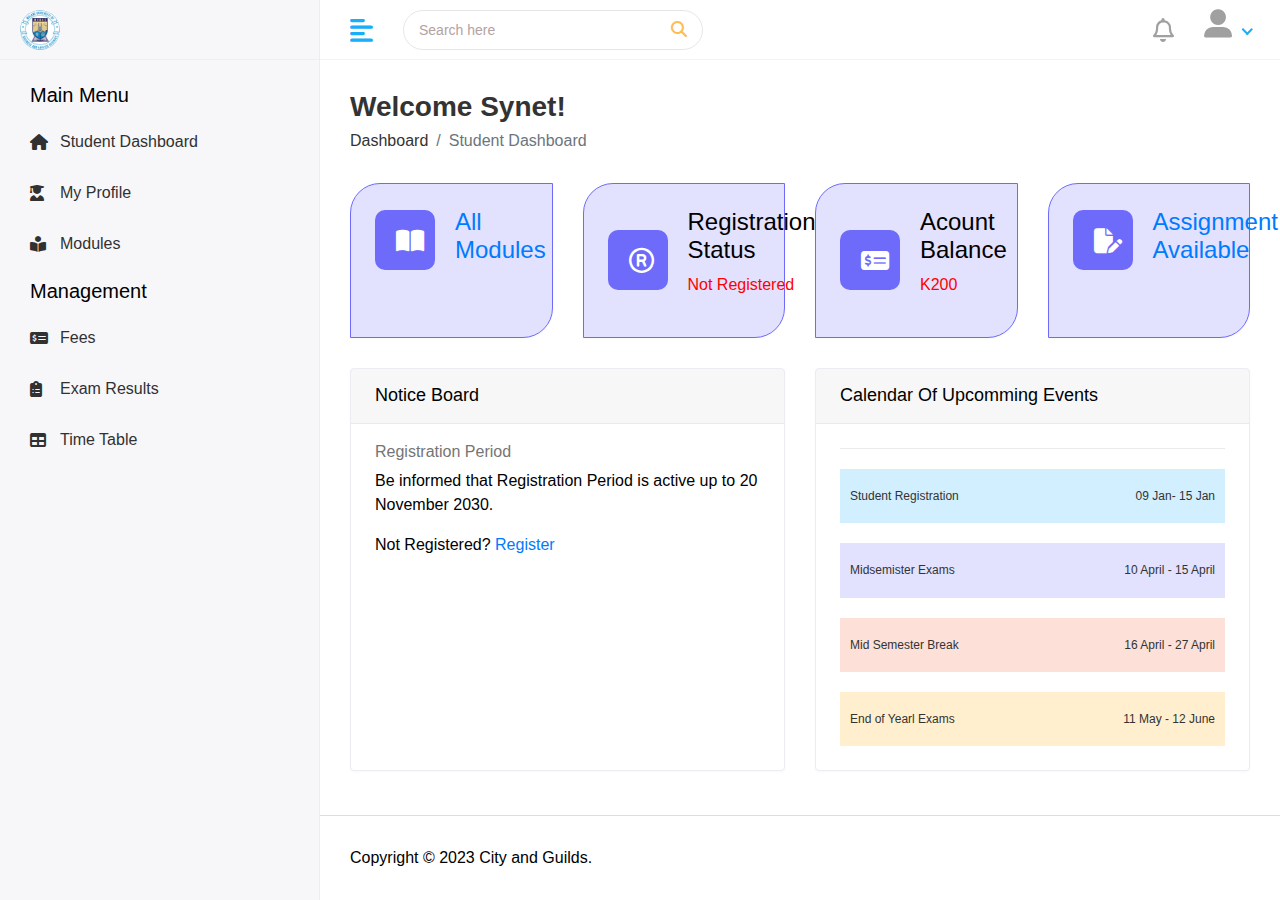
<file: student-dashboard.html>
<!DOCTYPE html>
<html lang="en">
  <!--    HEAD SECTION -->
  <head>
    <meta charset="utf-8" />
    <meta name="viewport" content="width=device-width, initial-scale=1.0, user-scalable=0" />
    <title>C & G - Dashboard</title>

    <link rel="shortcut icon" href="assets/img/favicon.png" />

    <link rel="stylesheet" href="assets/plugins/bootstrap/css/bootstrap.min.css" />

    <link rel="stylesheet" href="assets/css/all.min.css" />

    <link rel="stylesheet" href="assets/plugins/simple-calendar/simple-calendar.css" />

    <link rel="stylesheet" href="assets/css/style.css" />
  </head>

  <!-- THIS IS THE BODY  -->
  <body>
    <div class="main-wrapper">
      
      
      <div class="header">
        <!-- logos div -->
        <div class="header-left">
          <a href="#" class="logo">
            <img class="rounded-circle" src="assets/img/mubas-logo.png" alt="Logo" />
          </a>
          <a href="#" class="logo logo-small">
            <img class="rounded-circle" src="assets/img/mubas-logo.png" alt="Logo" width="50" height="50" />
          </a>
        </div>

        <a href="#" id="toggle_btn">
          <i class="fas fa-align-left"></i>
        </a>

        <div class="top-nav-search">
          <form>
            <input type="search" class="form-control" placeholder="Search here" />
            <button class="btn" type="submit">
              <i class="fas fa-search"></i>
            </button>
          </form>
        </div>

        <a class="mobile_btn" id="mobile_btn">
          <i class="fas fa-bars"></i>
        </a>

        <!-- STUDENT MENU START -->

        <ul class="nav user-menu">
          <!-- top right corner notification icon -->
          <li class="nav-item">
            <a href="#">
              <i class="far fa-bell"></i>
            </a>

            <!-- top right corner student profile icon-->
          </li>

          <li class="nav-item dropdown has-arrow">
            <a href="#" class="dropdown-toggle nav-link" data-toggle="dropdown">
              <span class="user-icon"><i class="fa-solid fa-user-large fa-2x"></i></span>
            </a>
            <div class="dropdown-menu">
              <div class="user-header">
                <div class="">
                  <span><i class="fa-solid fa-user-large fa-3x"></i></span>
                </div>
                <div class="user-text">
                  <h6>Synet Malooks</h6>
                  <p class="text-muted mb-0">Student</p>
                </div>
              </div>
              <a class="dropdown-item" href="student-details.html">My Profile</a>

              <a class="dropdown-item" href="index.html">Logout</a>
            </div>
          </li>
        </ul>

        <!-- STUDENT MENU END -->
      </div>

      <!-- LEFT SIDE BAR MENU START-->
      <div class="sidebar" id="sidebar">
        <div class="sidebar-inner slimscroll">
          <div id="sidebar-menu" class="sidebar-menu">
            <ul>
              <li class="menu-title">
                <span>Main Menu</span>
              </li>

              <li>
                <a href="student-dashboard.html"
                  ><i class="fas fa-house"></i>
                  <span> Student Dashboard</span>
                </a>
              </li>

              <li class>
                <a href="student-details.html"><i class="fas fa-user-graduate"></i> <span> My Profile</span></a>
              </li>

              <li>
                <a href="subjects.html"><i class="fas fa-book-reader"></i> <span> Modules</span> </a>
              </li>

              <li class="menu-title">
                <span>Management</span>
              </li>

              <li>
                <a href="fees.html"> <i class="fas fa-money-check-dollar"></i><span>Fees</span></a>
              </li>
              <li>
                <a href="exams.html"><i class="fas fa-clipboard-list"></i> <span>Exam Results</span></a>
              </li>

              <li>
                <a href="time-table.html"><i class="fas fa-table"></i> <span>Time Table</span></a>
              </li>
            </ul>
          </div>
        </div>
      </div>

      <!-- LEFT SIDE BAR MENU END-->

      <!-- MAIN PAGE CONTENT-->
      <div class="page-wrapper">
        <div class="content container-fluid">
          <div class="page-header">
            <div class="row">
              <div class="col-sm-12">
                <h3 class="page-title">Welcome Synet!</h3>
                <ul class="breadcrumb">
                  <li class="breadcrumb-item">
                    <a href="index.html">Dashboard</a>
                  </li>
                  <li class="breadcrumb-item active">Student Dashboard</li>
                </ul>
              </div>
            </div>
          </div>

          <div class="row">
            <div class="col-xl-3 col-sm-6 col-12 d-flex">
              <div class="card bg-six w-100">
                <div class="card-body">
                  <div class="db-widgets d-flex align-items-center">
                    <div class="db-icon">
                      <i class="fas fa-book-open"></i>
                    </div>
                    <div class="db-info m-auto">
                      <h4><a href="subjects.html">All Modules</a></h4>
                    </div>
                  </div>
                </div>
              </div>
            </div>
            <div class="col-xl-3 col-sm-6 col-12 d-flex">
              <div class="card bg-six w-100">
                <div class="card-body">
                  <div class="db-widgets d-flex align-items-center">
                    <div class="db-icon">
                      <i class="fa-regular fa-registered"></i>
                    </div>
                    <div class="db-info m-auto">
                      <h4>Registration Status</h4>
                      <p style="color: red">Not Registered</p>
                    </div>
                  </div>
                </div>
              </div>
            </div>
            <div class="col-xl-3 col-sm-6 col-12 d-flex">
              <div class="card bg-six w-100">
                <div class="card-body">
                  <div class="db-widgets d-flex align-items-center">
                    <div class="db-icon">
                      <i class="fas fa-money-check-dollar"></i>
                    </div>
                    <div class="db-info m-auto">
                      <h4>Acount Balance</h4>
                      <p style="color: red">K200</p>
                    </div>
                  </div>
                </div>
              </div>
            </div>
            <div class="col-xl-3 col-sm-6 col-12 d-flex">
              <div class="card bg-six w-100">
                <div class="card-body">
                  <div class="db-widgets d-flex align-items-center">
                    <div class="db-icon">
                      <i class="fa-solid fa-file-pen"></i>
                    </div>
                    <div class="db-info m-auto">
                      <a href="compose.html"><h4>Assignment Available</h4></a>
                    </div>
                  </div>
                </div>
              </div>
            </div>
          </div>
          <div class="row">
            <div class="col-xl-6 col-12 d-flex">
              <div class="card flex-fill">
                <div class="card-header">
                  <div class="row align-items-center">
                    <div class="col-12">
                      <h5 class="card-title">Notice Board</h5>
                    </div>
                  </div>
                </div>

                <div class="card-body">
                  <h6 class="card-subtitle mb-2 text-muted">Registration Period</h6>
                  <p class="card-text">Be informed that Registration Period is active up to 20 November 2030.</p>
                  <p>
                    Not Registered?
                    <a href="edit-student-details.html" class="card-link"> Register</a>
                  </p>
                </div>
              </div>
            </div>
            <div class="col-xl-6 col-12 d-flex">
              <div class="card flex-fill">
                <div class="card-header">
                  <div class="row align-items-center">
                    <div class="col-12">
                      <h5 class="card-title">Calendar Of Upcomming Events</h5>
                    </div>
                  </div>
                </div>
                <div class="card-body">
                  <div id="calendar-doctor" class="calendar-container"></div>
                  <div class="calendar-info calendar-info1">
                    <div class="calendar-details">
                      <h6 class="calendar-blue d-flex justify-content-between align-items-center">
                        Student Registration <span>09 Jan- 15 Jan </span>
                      </h6>
                    </div>
                    <div class="calendar-details">
                      <h6 class="calendar-violet d-flex justify-content-between align-items-center">
                        Midsemister Exams <span>10 April - 15 April</span>
                      </h6>
                    </div>
                    <div class="calendar-details">
                      <h6 class="calendar-red d-flex justify-content-between align-items-center">
                        Mid Semester Break <span>16 April - 27 April</span>
                      </h6>
                    </div>
                    <div class="calendar-details">
                      <h6 class="calendar-orange d-flex justify-content-between align-items-center">
                        End of Yearl Exams <span>11 May - 12 June</span>
                      </h6>
                    </div>
                  </div>
                </div>
              </div>
            </div>

            <!--CALENDAR-->
          </div>
        </div>

        <!-- FOOTER-->
        <footer>
          <p>Copyright © 2023 City and Guilds.</p>
        </footer>
      </div>
    </div>

    <script src="assets/js/jquery-3.6.0.min.js"></script>

    <script src="assets/js/popper.min.js"></script>
    <script src="assets/plugins/bootstrap/js/bootstrap.min.js"></script>

    <script src="assets/plugins/slimscroll/jquery.slimscroll.min.js"></script>

    <script src="assets/plugins/summernote/dist/summernote-bs4.min.js"></script>

    <script src="assets/js/script.js"></script>
  </body>
</html>
</file>
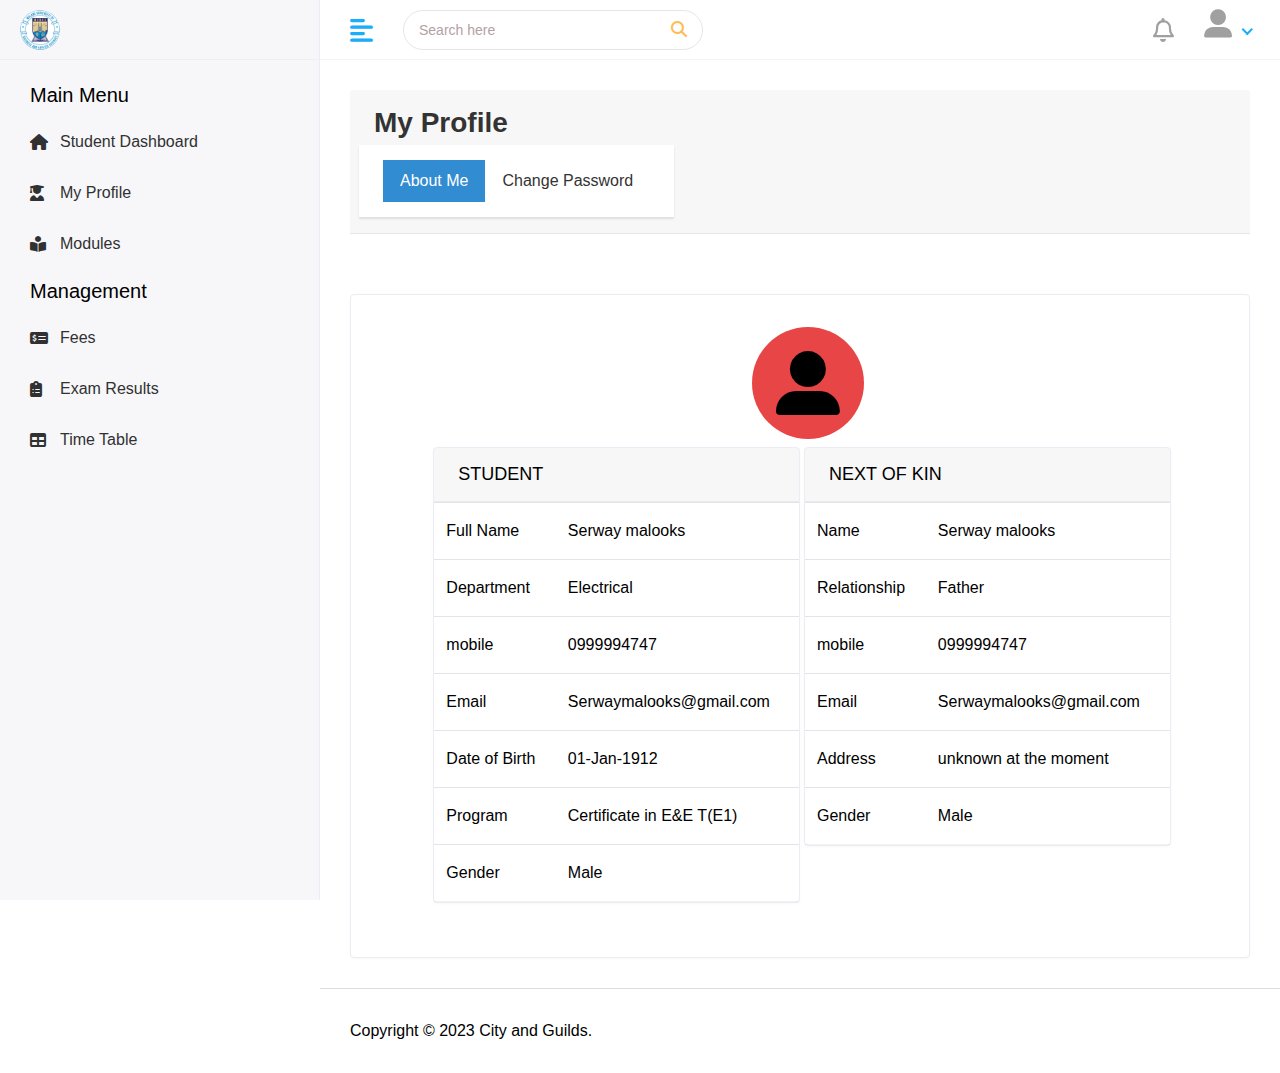
<file: student-details.html>
<!DOCTYPE html>
<html lang="en">
  <head>
    <meta charset="utf-8" />
    <meta name="viewport" content="width=device-width, initial-scale=1.0, user-scalable=0" />
    <title>C & G - Dashboard</title>

    <link rel="shortcut icon" href="assets/img/favicon.png" />

    <link rel="stylesheet" href="assets/plugins/bootstrap/css/bootstrap.min.css" />

    <link rel="stylesheet" href="assets/css/all.min.css" />

    <link rel="stylesheet" href="assets/plugins/simple-calendar/simple-calendar.css" />

    <link rel="stylesheet" href="assets/css/style.css" />
  </head>
  <body>
    <div class="main-wrapper">
      <div class="header">
        <!-- logos div -->
        <div class="header-left">
          <a href="#" class="logo">
            <img class="rounded-circle" src="assets/img/mubas-logo.png" alt="Logo" />
          </a>
          <a href="#" class="logo logo-small">
            <img class="rounded-circle" src="assets/img/mubas-logo.png" alt="Logo" width="50" height="50" />
          </a>
        </div>

        <a href="#" id="toggle_btn">
          <i class="fas fa-align-left"></i>
        </a>

        <div class="top-nav-search">
          <form>
            <input type="search" class="form-control" placeholder="Search here" />
            <button class="btn" type="submit">
              <i class="fas fa-search"></i>
            </button>
          </form>
        </div>

        <a class="mobile_btn" id="mobile_btn">
          <i class="fas fa-bars"></i>
        </a>

        <!-- STUDENT MENU START -->

        <ul class="nav user-menu">
          <!-- top right corner notification icon -->
          <li class="nav-item">
            <a href="#">
              <i class="far fa-bell"></i>
            </a>

            <!-- top right corner student profile icon-->
          </li>

          <li class="nav-item dropdown has-arrow">
            <a href="#" class="dropdown-toggle nav-link" data-toggle="dropdown">
              <span class="user-icon"><i class="fa-solid fa-user-large fa-2x"></i></span>
            </a>
            <div class="dropdown-menu">
              <div class="user-header">
                <div class="">
                  <span><i class="fa-solid fa-user-large fa-3x"></i></span>
                </div>
                <div class="user-text">
                  <h6>Synet Maonekedwe</h6>
                  <p class="text-muted mb-0">Student</p>
                </div>
              </div>
              <a class="dropdown-item" href="student-details.html">My Profile</a>
              <a class="dropdown-item" href="index.html">Logout</a>
            </div>
          </li>
        </ul>

        <!-- STUDENT MENU END -->
      </div>

      <!-- LEFT SIDE BAR MENU START-->
      <div class="sidebar" id="sidebar">
        <div class="sidebar-inner slimscroll">
          <div id="sidebar-menu" class="sidebar-menu">
            <ul>
              <li class="menu-title">
                <span>Main Menu</span>
              </li>

              <li>
                <a href="student-dashboard.html"
                  ><i class="fas fa-house"></i>
                  <span> Student Dashboard</span>
                </a>
              </li>

              <li class>
                <a href="student-details.html"><i class="fas fa-user-graduate"></i> <span> My Profile</span></a>
              </li>

              <li>
                <a href="subjects.html"><i class="fas fa-book-reader"></i> <span> Modules</span> </a>
              </li>

              <li class="menu-title">
                <span>Management</span>
              </li>

              <li>
                <a href="fees.html"> <i class="fas fa-money-check-dollar"></i><span>Fees</span></a>
              </li>
              <li>
                <a href="exams.html"><i class="fas fa-clipboard-list"></i> <span>Exam Results</span></a>
              </li>

              <li>
                <a href="time-table.html"><i class="fas fa-table"></i> <span>Time Table</span></a>
              </li>
            </ul>
          </div>
        </div>
      </div>
      <div class="page-wrapper">
        <div class="content">
          <div class="page-header card-header">
            <div class="row">
              <div class="col-sm-12">
                <h3 class="page-title">My Profile</h3>
              </div>
              <div class="profile-menu">
                <ul class="nav nav-tabs nav-tabs-solid">
                  <li class="nav-item">
                    <a class="nav-link active" data-toggle="tab" href="#per_details_tab">About Me</a>
                  </li>
                  <li class="nav-item">
                    <a class="nav-link" data-toggle="tab" href="#password_tab">Change Password</a>
                  </li>
                </ul>
              </div>
            </div>
          </div>
          <div class="tab-content profile-tab-cont m-0">
            <div class="card tab-pane fade show active" id="per_details_tab">
              <div class="card-body">
                <div class="col-lg-12 m-2 text-center">
                  <span><i class="fa-solid fa-user-large fa-4x fa-align-center bg-danger rounded-circle p-4"></i></span>
                </div>
                <div class="row justify-content-center">
                  <div class="col-lg-5 p-0 ml-1">
                    <div class="card card-table">
                      <div class="card-header">
                        <h4 class="card-title">STUDENT</h4>
                      </div>
                      <div class="">
                        <div class="table-responsive">
                          <table class="table table-center">
                            <tbody>
                              <tr>
                                <td>Full Name</td>

                                <td>Serway malooks</td>
                              </tr>
                              <tr>
                                <td>Department</td>

                                <td>Electrical</td>
                              </tr>
                              <tr>
                                <td>mobile</td>

                                <td>0999994747</td>
                              </tr>
                              <tr>
                                <td>Email</td>

                                <td>Serwaymalooks@gmail.com</td>
                              </tr>
                              <tr>
                                <td>Date of Birth</td>

                                <td>01-Jan-1912</td>
                              </tr>
                              <tr>
                                <td>Program</td>

                                <td>Certificate in E&E T(E1)</td>
                              </tr>
                              <tr>
                                <td>Gender</td>

                                <td>Male</td>
                              </tr>
                            </tbody>
                          </table>
                        </div>
                      </div>
                    </div>
                  </div>
                  <div class="col-lg-5 p-0 ml-1">
                    <div class="card card-table">
                      <div class="card-header">
                        <h4 class="card-title">NEXT OF KIN</h4>
                      </div>
                      <div class="">
                        <div class="table-responsive">
                          <table class="table">
                            <tbody>
                              <tr>
                                <td>Name</td>

                                <td>Serway malooks</td>
                              </tr>
                              <tr>
                                <td>Relationship</td>

                                <td>Father</td>
                              </tr>
                              <tr>
                                <td>mobile</td>

                                <td>0999994747</td>
                              </tr>
                              <tr>
                                <td>Email</td>

                                <td>Serwaymalooks@gmail.com</td>
                              </tr>

                              <tr>
                                <td>Address</td>

                                <td>unknown at the moment</td>
                              </tr>
                              <tr>
                                <td>Gender</td>

                                <td>Male</td>
                              </tr>
                            </tbody>
                          </table>
                        </div>
                      </div>
                    </div>
                  </div>
                </div>
              </div>
            </div>
            <div id="password_tab" class="tab-pane fade">
              <div class="card">
                <div class="card-body">
                  <h5 class="card-title">Change Password</h5>
                  <div class="row">
                    <div class="col-md-10 col-lg-6">
                      <form>
                        <div class="form-group">
                          <label>Old Password</label>
                          <input type="password" class="form-control" />
                        </div>
                        <div class="form-group">
                          <label>New Password</label>
                          <input type="password" class="form-control" />
                        </div>
                        <div class="form-group">
                          <label>Confirm Password</label>
                          <input type="password" class="form-control" />
                        </div>
                        <button class="btn btn-primary" type="submit">Save Changes</button>
                      </form>
                    </div>
                  </div>
                </div>
              </div>
            </div>
          </div>
        </div>

        <footer>
          <p>Copyright © 2023 City and Guilds.</p>
        </footer>
      </div>
    </div>

    <script src="assets/js/jquery-3.6.0.min.js"></script>

    <script src="assets/js/popper.min.js"></script>
    <script src="assets/plugins/bootstrap/js/bootstrap.min.js"></script>

    <script src="assets/plugins/slimscroll/jquery.slimscroll.min.js"></script>

    <script src="assets/plugins/summernote/dist/summernote-bs4.min.js"></script>

    <script src="assets/js/script.js"></script>
  </body>
</html>
</file>
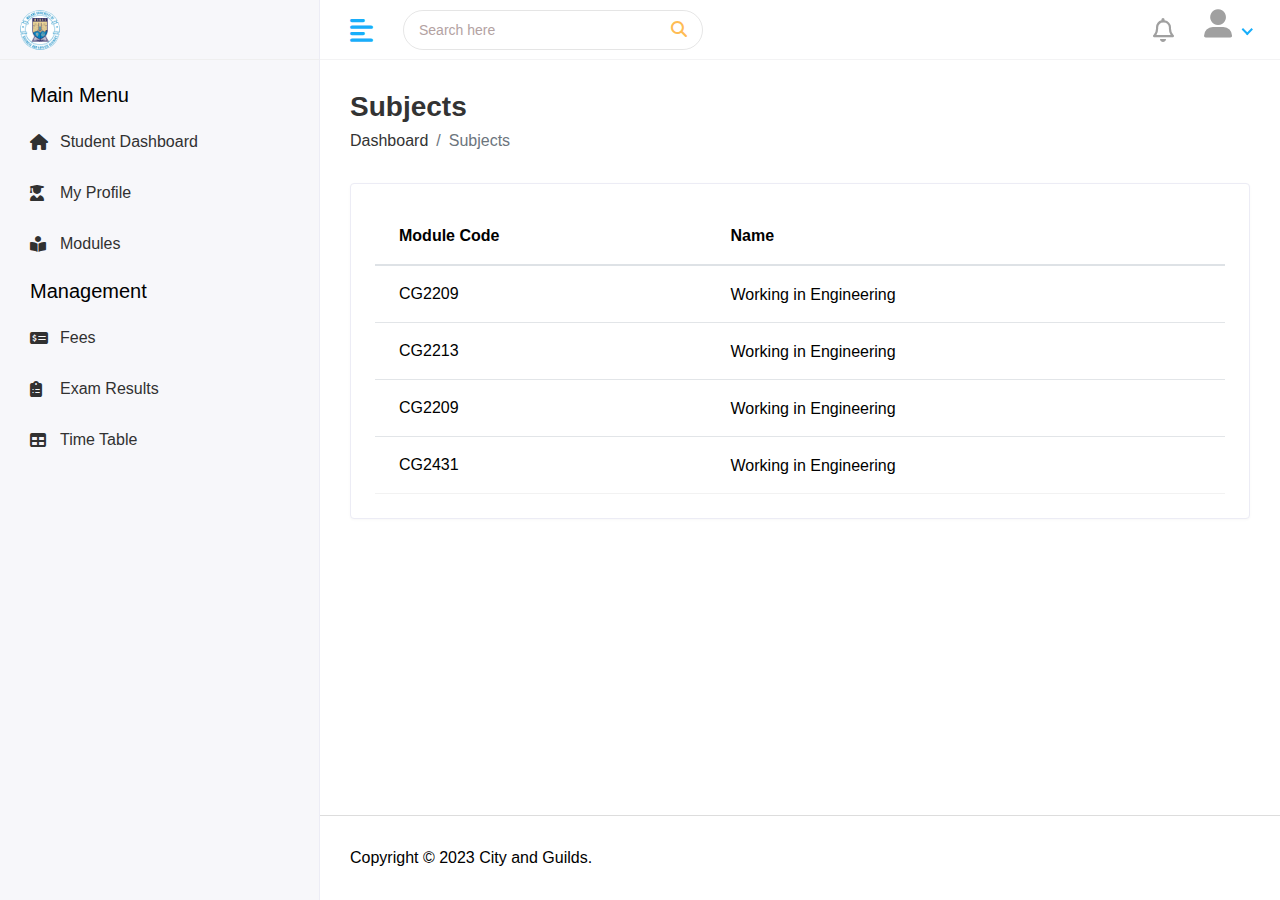
<file: subjects.html>
<!DOCTYPE html>
<html lang="en">
  <head>
    <meta charset="utf-8" />
    <meta name="viewport" content="width=device-width, initial-scale=1.0, user-scalable=0" />
    <title>C & G - Subjects</title>
    <link rel="shortcut icon" href="assets/img/favicon.png" />
    
    
    <link rel="stylesheet" href="assets/plugins/bootstrap/css/bootstrap.min.css" />

    <link rel="stylesheet" href="assets/css/all.min.css" />

    <link rel="stylesheet" href="assets/plugins/simple-calendar/simple-calendar.css" />

    <link rel="stylesheet" href="assets/css/style.css" />
  </head>
  <body>
    <div class="main-wrapper">
      <div class="header">
        <!-- logos div -->
        <div class="header-left">
          <a href="#" class="logo">
            <img class="rounded-circle" src="assets/img/mubas-logo.png" alt="Logo" />
          </a>
          <a href="#" class="logo logo-small">
            <img class="rounded-circle" src="assets/img/mubas-logo.png" alt="Logo" width="50" height="50" />
          </a>
        </div>

        <a href="#" id="toggle_btn">
          <i class="fas fa-align-left"></i>
        </a>

        <div class="top-nav-search">
          <form>
            <input type="search" class="form-control" placeholder="Search here" />
            <button class="btn" type="submit">
              <i class="fas fa-search"></i>
            </button>
          </form>
        </div>

        <a class="mobile_btn" id="mobile_btn">
          <i class="fas fa-bars"></i>
        </a>

        <!-- STUDENT MENU START -->

        <ul class="nav user-menu">
          <!-- top right corner notification icon -->
          <li class="nav-item">
            <a href="#">
              <i class="far fa-bell"></i>
            </a>

            <!-- top right corner student profile icon-->
          </li>

          <li class="nav-item dropdown has-arrow">
            <a href="#" class="dropdown-toggle nav-link" data-toggle="dropdown">
              <span class="user-icon"><i class="fa-solid fa-user-large fa-2x"></i></span>
            </a>
            <div class="dropdown-menu">
              <div class="user-header">
                <div class="">
                  <span><i class="fa-solid fa-user-large fa-3x"></i></span>
                </div>
                <div class="user-text">
                  <h6>Synet Malooks</h6>
                  <p class="text-muted mb-0">Student</p>
                </div>
              </div>
              <a class="dropdown-item" href="student-details.html">My Profile</a>
              <a class="dropdown-item" href="index.html">Logout</a>
            </div>
          </li>
        </ul>

        <!-- STUDENT MENU END -->
      </div>

      <!-- LEFT SIDE BAR MENU START-->
      <div class="sidebar" id="sidebar">
        <div class="sidebar-inner slimscroll">
          <div id="sidebar-menu" class="sidebar-menu">
            <ul>
              <li class="menu-title">
                <span>Main Menu</span>
              </li>

              <li>
                <a href="student-dashboard.html"
                  ><i class="fas fa-house"></i>
                  <span> Student Dashboard</span>
                </a>
              </li>

              <li class>
                <a href="student-details.html"><i class="fas fa-user-graduate"></i> <span> My Profile</span></a>
              </li>

              <li>
                <a href="subjects.html"><i class="fas fa-book-reader"></i> <span> Modules</span> </a>
              </li>

              <li class="menu-title">
                <span>Management</span>
              </li>

              <li>
                <a href="fees.html"> <i class="fas fa-money-check-dollar"></i><span>Fees</span></a>
              </li>
              <li>
                <a href="exams.html"><i class="fas fa-clipboard-list"></i> <span>Exam Results</span></a>
              </li>

              <li>
                <a href="time-table.html"><i class="fas fa-table"></i> <span>Time Table</span></a>
              </li>
            </ul>
          </div>
        </div>
      </div>

      <!-- LEFT SIDE BAR MENU END-->

      <div class="page-wrapper">
        <div class="content container-fluid">
          <div class="page-header">
            <div class="row align-items-center">
              <div class="col">
                <h3 class="page-title">Subjects</h3>
                <ul class="breadcrumb">
                  <li class="breadcrumb-item">
                    <a href="index.html">Dashboard</a>
                  </li>
                  <li class="breadcrumb-item active">Subjects</li>
                </ul>
              </div>
            </div>
          </div>
          <div class="row">
            <div class="col-sm-12">
              <div class="card card-table">
                <div class="card-body">
                  <div class="table-responsive">
                    <table class="table table-hover table-center mb-0">
                      <thead>
                        <tr>
                          <th>Module Code</th>
                          <th>Name</th>
                        </tr>
                      </thead>
                      <tbody>
                        <tr>
                          <td>CG2209</td>
                          <td>
                            <h2>
                              <a>Working in Engineering</a>
                            </h2>
                          </td>
                        </tr>
                        <tr>
                          <td>CG2213</td>
                          <td>
                            <h2>
                              <a>Working in Engineering</a>
                            </h2>
                          </td>
                        </tr>
                        <tr>
                          <td>CG2209</td>
                          <td>
                            <h2>
                              <a>Working in Engineering</a>
                            </h2>
                          </td>
                        </tr>
                        <tr>
                          <td>CG2431</td>
                          <td>
                            <h2>
                              <a>Working in Engineering</a>
                            </h2>
                          </td>
                        </tr>
                      </tbody>
                    </table>
                  </div>
                </div>
              </div>
            </div>
          </div>
        </div>
        <footer>
          <p>Copyright © 2023 City and Guilds.</p>
        </footer>
      </div>
    </div>
    <script src="assets/js/jquery-3.6.0.min.js"></script>
    <script src="assets/js/popper.min.js"></script>
    <script src="assets/plugins/bootstrap/js/bootstrap.min.js"></script>
    <script src="assets/plugins/slimscroll/jquery.slimscroll.min.js"></script>
    <script src="assets/plugins/datatables/datatables.min.js"></script>
    <script src="assets/js/script.js"></script>
  </body>
</html>
</file>
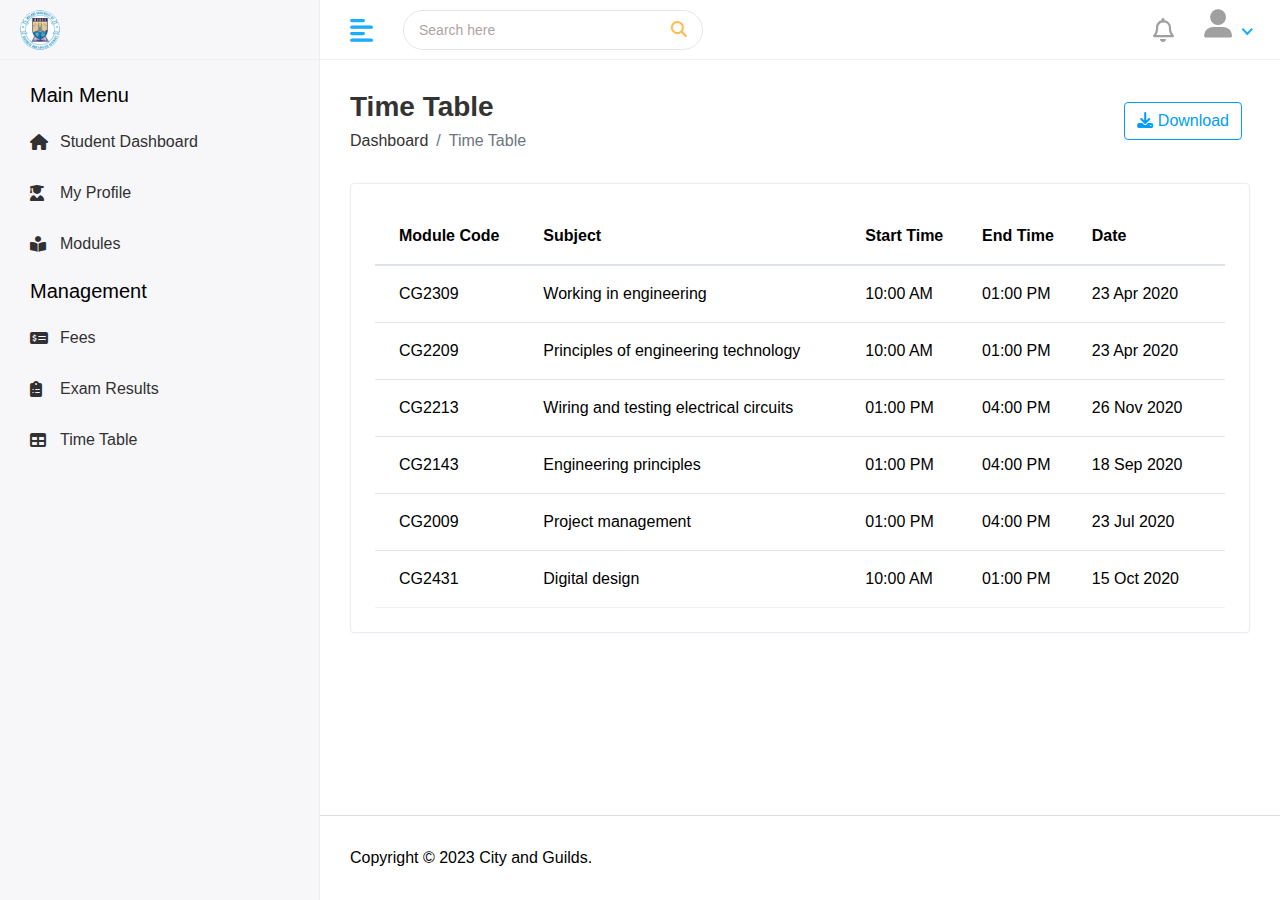
<file: time-table.html>
<!DOCTYPE html>
<html lang="en">
  <head>
    <meta charset="utf-8" />
    <meta name="viewport" content="width=device-width, initial-scale=1.0, user-scalable=0" />
    <title>C & G - Time Table</title>

    <link rel="shortcut icon" href="assets/img/favicon.png" />
    

    <link rel="stylesheet" href="assets/plugins/bootstrap/css/bootstrap.min.css" />

    <link rel="stylesheet" href="assets/css/all.min.css" />

    <link rel="stylesheet" href="assets/plugins/datatables/datatables.min.css" />

    <link rel="stylesheet" href="assets/css/style.css" />
  </head>
  <body>
    <div class="main-wrapper">
      <div class="header">
        <!-- logos div -->
        <div class="header-left">
          <a href="#" class="logo">
            <img class="rounded-circle" src="assets/img/mubas-logo.png" alt="Logo" />
          </a>
          <a href="#" class="logo logo-small">
            <img class="rounded-circle" src="assets/img/mubas-logo.png" alt="Logo" width="50" height="50" />
          </a>
        </div>

        <a href="#" id="toggle_btn">
          <i class="fas fa-align-left"></i>
        </a>

        <div class="top-nav-search">
          <form>
            <input type="search" class="form-control" placeholder="Search here" />
            <button class="btn" type="submit">
              <i class="fas fa-search"></i>
            </button>
          </form>
        </div>

        <a class="mobile_btn" id="mobile_btn">
          <i class="fas fa-bars"></i>
        </a>

        <!-- STUDENT MENU START -->

        <ul class="nav user-menu">
          <!-- top right corner notification icon -->
          <li class="nav-item">
            <a href="#">
              <i class="far fa-bell"></i>
            </a>

            <!-- top right corner student profile icon-->
          </li>

          <li class="nav-item dropdown has-arrow">
            <a href="#" class="dropdown-toggle nav-link" data-toggle="dropdown">
              <span class="user-icon"><i class="fa-solid fa-user-large fa-2x"></i></span>
            </a>
            <div class="dropdown-menu">
              <div class="user-header">
                <div class="">
                  <span><i class="fa-solid fa-user-large fa-3x"></i></span>
                </div>
                <div class="user-text">
                  <h6>Synet Malooks</h6>
                  <p class="text-muted mb-0">Student</p>
                </div>
              </div>
              <a class="dropdown-item" href="student-details.html">My Profile</a>

              <a class="dropdown-item" href="index.html">Logout</a>
            </div>
          </li>
        </ul>

        <!-- STUDENT MENU END -->
      </div>

      <!-- LEFT SIDE BAR MENU START-->
      <div class="sidebar" id="sidebar">
        <div class="sidebar-inner slimscroll">
          <div id="sidebar-menu" class="sidebar-menu">
            <ul>
              <li class="menu-title">
                <span>Main Menu</span>
              </li>

              <li>
                <a href="student-dashboard.html"
                  ><i class="fas fa-house"></i>
                  <span> Student Dashboard</span>
                </a>
              </li>

              <li class>
                <a href="student-details.html"><i class="fas fa-user-graduate"></i> <span> My Profile</span></a>
              </li>

              <li>
                <a href="subjects.html"><i class="fas fa-book-reader"></i> <span> Modules</span> </a>
              </li>

              <li class="menu-title">
                <span>Management</span>
              </li>

              <li>
                <a href="fees.html"> <i class="fas fa-money-check-dollar"></i><span>Fees</span></a>
              </li>
              <li>
                <a href="exams.html"><i class="fas fa-clipboard-list"></i> <span>Exam Results</span></a>
              </li>

              <li>
                <a href="time-table.html"><i class="fas fa-table"></i> <span>Time Table</span></a>
              </li>
            </ul>
          </div>
        </div>
      </div>

      <div class="page-wrapper">
        <div class="content container-fluid">
          <div class="page-header">
            <div class="row align-items-center">
              <div class="col">
                <h3 class="page-title">Time Table</h3>
                <ul class="breadcrumb">
                  <li class="breadcrumb-item">
                    <a href="index.html">Dashboard</a>
                  </li>
                  <li class="breadcrumb-item active">Time Table</li>
                </ul>
              </div>
              <div class="col-auto text-right float-right ml-auto">
                <a href="#" class="btn btn-outline-primary mr-2"><i class="fas fa-download"></i> Download</a>
              </div>
            </div>
          </div>

          <div class="row">
            <div class="col-sm-12">
              <div class="card card-table">
                <div class="card-body">
                  <div class="table-responsive">
                    <table class="table table-hover table-center mb-0">
                      <thead>
                        <tr>
                          <th>Module Code</th>

                          <th>Subject</th>
                          <th>Start Time</th>
                          <th>End Time</th>
                          <th>Date</th>
                        </tr>
                      </thead>
                      <tbody>
                        <tr>
                          <td>CG2309</td>

                          <td>Working in engineering</td>
                          <td>10:00 AM</td>
                          <td>01:00 PM</td>
                          <td>23 Apr 2020</td>
                        </tr>
                        <tr>
                          <td>CG2209</td>

                          <td>Principles of engineering technology</td>
                          <td>10:00 AM</td>
                          <td>01:00 PM</td>
                          <td>23 Apr 2020</td>
                        </tr>
                        <tr>
                          <td>CG2213</td>

                          <td>Wiring and testing electrical circuits</td>
                          <td>01:00 PM</td>
                          <td>04:00 PM</td>
                          <td>26 Nov 2020</td>
                        </tr>
                        <tr>
                          <td>CG2143</td>

                          <td>Engineering principles</td>
                          <td>01:00 PM</td>
                          <td>04:00 PM</td>
                          <td>18 Sep 2020</td>
                        </tr>
                        <tr>
                          <td>CG2009</td>

                          <td>Project management</td>
                          <td>01:00 PM</td>
                          <td>04:00 PM</td>
                          <td>23 Jul 2020</td>
                        </tr>
                        <tr>
                          <td>CG2431</td>

                          <td>Digital design</td>
                          <td>10:00 AM</td>
                          <td>01:00 PM</td>
                          <td>15 Oct 2020</td>
                        </tr>
                      </tbody>
                    </table>
                  </div>
                </div>
              </div>
            </div>
          </div>
        </div>

        <footer>
          <p>Copyright © 2023 City and Guilds.</p>
        </footer>
      </div>
    </div>

    <script src="assets/js/jquery-3.6.0.min.js"></script>

    <script src="assets/js/popper.min.js"></script>
    <script src="assets/plugins/bootstrap/js/bootstrap.min.js"></script>

    <script src="assets/plugins/slimscroll/jquery.slimscroll.min.js"></script>

    <script src="assets/plugins/datatables/datatables.min.js"></script>

    <script src="assets/js/script.js"></script>
  </body>
</html>
</file>
<file: assets/plugins/summernote/dist/summernote-bs4.css>
@font-face{font-family:"summernote";font-style:normal;font-weight:normal;src:url("font/summernotec360.eot?4c7e83314b68cfa6a0d18a8b4690044b");src:url("font/summernotec360.eot?4c7e83314b68cfa6a0d18a8b4690044b#iefix") format("embedded-opentype"),url("font/summernotec360.woff?4c7e83314b68cfa6a0d18a8b4690044b") format("woff"),url("font/summernotec360.ttf?4c7e83314b68cfa6a0d18a8b4690044b") format("truetype")}[class^="note-icon-"]:before,[class*=" note-icon-"]:before{display:inline-block;font:normal normal normal 14px summernote;font-size:inherit;-webkit-font-smoothing:antialiased;text-decoration:inherit;text-rendering:auto;text-transform:none;vertical-align:middle;speak:none;-moz-osx-font-smoothing:grayscale}.note-icon-align-center:before,.note-icon-align-indent:before,.note-icon-align-justify:before,.note-icon-align-left:before,.note-icon-align-outdent:before,.note-icon-align-right:before,.note-icon-align:before,.note-icon-arrow-circle-down:before,.note-icon-arrow-circle-left:before,.note-icon-arrow-circle-right:before,.note-icon-arrow-circle-up:before,.note-icon-arrows-alt:before,.note-icon-arrows-h:before,.note-icon-arrows-v:before,.note-icon-bold:before,.note-icon-caret:before,.note-icon-chain-broken:before,.note-icon-circle:before,.note-icon-close:before,.note-icon-code:before,.note-icon-col-after:before,.note-icon-col-before:before,.note-icon-col-remove:before,.note-icon-eraser:before,.note-icon-font:before,.note-icon-frame:before,.note-icon-italic:before,.note-icon-link:before,.note-icon-magic:before,.note-icon-menu-check:before,.note-icon-minus:before,.note-icon-orderedlist:before,.note-icon-pencil:before,.note-icon-picture:before,.note-icon-question:before,.note-icon-redo:before,.note-icon-row-above:before,.note-icon-row-below:before,.note-icon-row-remove:before,.note-icon-special-character:before,.note-icon-square:before,.note-icon-strikethrough:before,.note-icon-subscript:before,.note-icon-summernote:before,.note-icon-superscript:before,.note-icon-table:before,.note-icon-text-height:before,.note-icon-trash:before,.note-icon-underline:before,.note-icon-undo:before,.note-icon-unorderedlist:before,.note-icon-video:before{display:inline-block;font-family:"summernote";font-style:normal;font-weight:normal;text-decoration:inherit}.note-icon-align-center:before{content:"\f101"}.note-icon-align-indent:before{content:"\f102"}.note-icon-align-justify:before{content:"\f103"}.note-icon-align-left:before{content:"\f104"}.note-icon-align-outdent:before{content:"\f105"}.note-icon-align-right:before{content:"\f106"}.note-icon-align:before{content:"\f107"}.note-icon-arrow-circle-down:before{content:"\f108"}.note-icon-arrow-circle-left:before{content:"\f109"}.note-icon-arrow-circle-right:before{content:"\f10a"}.note-icon-arrow-circle-up:before{content:"\f10b"}.note-icon-arrows-alt:before{content:"\f10c"}.note-icon-arrows-h:before{content:"\f10d"}.note-icon-arrows-v:before{content:"\f10e"}.note-icon-bold:before{content:"\f10f"}.note-icon-caret:before{content:"\f110"}.note-icon-chain-broken:before{content:"\f111"}.note-icon-circle:before{content:"\f112"}.note-icon-close:before{content:"\f113"}.note-icon-code:before{content:"\f114"}.note-icon-col-after:before{content:"\f115"}.note-icon-col-before:before{content:"\f116"}.note-icon-col-remove:before{content:"\f117"}.note-icon-eraser:before{content:"\f118"}.note-icon-font:before{content:"\f119"}.note-icon-frame:before{content:"\f11a"}.note-icon-italic:before{content:"\f11b"}.note-icon-link:before{content:"\f11c"}.note-icon-magic:before{content:"\f11d"}.note-icon-menu-check:before{content:"\f11e"}.note-icon-minus:before{content:"\f11f"}.note-icon-orderedlist:before{content:"\f120"}.note-icon-pencil:before{content:"\f121"}.note-icon-picture:before{content:"\f122"}.note-icon-question:before{content:"\f123"}.note-icon-redo:before{content:"\f124"}.note-icon-row-above:before{content:"\f125"}.note-icon-row-below:before{content:"\f126"}.note-icon-row-remove:before{content:"\f127"}.note-icon-special-character:before{content:"\f128"}.note-icon-square:before{content:"\f129"}.note-icon-strikethrough:before{content:"\f12a"}.note-icon-subscript:before{content:"\f12b"}.note-icon-summernote:before{content:"\f12c"}.note-icon-superscript:before{content:"\f12d"}.note-icon-table:before{content:"\f12e"}.note-icon-text-height:before{content:"\f12f"}.note-icon-trash:before{content:"\f130"}.note-icon-underline:before{content:"\f131"}.note-icon-undo:before{content:"\f132"}.note-icon-unorderedlist:before{content:"\f133"}.note-icon-video:before{content:"\f134"}.note-editor{position:relative}.note-editor .note-dropzone{position:absolute;z-index:100;display:none;color:#87cefa;background-color:#fff;opacity:.95}.note-editor .note-dropzone .note-dropzone-message{display:table-cell;font-size:28px;font-weight:700;text-align:center;vertical-align:middle}.note-editor .note-dropzone.hover{color:#098ddf}.note-editor.dragover .note-dropzone{display:table}.note-editor .note-editing-area{position:relative}.note-editor .note-editing-area .note-editable{outline:0}.note-editor .note-editing-area .note-editable sup{vertical-align:super}.note-editor .note-editing-area .note-editable sub{vertical-align:sub}.note-editor .note-editing-area img.note-float-left{margin-right:10px}.note-editor .note-editing-area img.note-float-right{margin-left:10px}.note-editor.note-frame{border:1px solid #a9a9a9}.note-editor.note-frame.codeview .note-editing-area .note-editable{display:none}.note-editor.note-frame.codeview .note-editing-area .note-codable{display:block}.note-editor.note-frame .note-editing-area{overflow:hidden}.note-editor.note-frame .note-editing-area .note-editable{padding:10px;overflow:auto;color:#000;word-wrap:break-word;background-color:#fff}.note-editor.note-frame .note-editing-area .note-editable[contenteditable="false"]{background-color:#e5e5e5}.note-editor.note-frame .note-editing-area .note-codable{display:none;width:100%;padding:10px;margin-bottom:0;font-family:Menlo,Monaco,monospace,sans-serif;font-size:14px;color:#ccc;background-color:#222;border:0;-webkit-border-radius:0;-moz-border-radius:0;border-radius:0;box-shadow:none;-webkit-box-sizing:border-box;-moz-box-sizing:border-box;-ms-box-sizing:border-box;box-sizing:border-box;resize:none}.note-editor.note-frame.fullscreen{position:fixed;top:0;left:0;z-index:1050;width:100%!important}.note-editor.note-frame.fullscreen .note-editable{background-color:#fff}.note-editor.note-frame.fullscreen .note-resizebar{display:none}.note-editor.note-frame .note-status-output{display:block;width:100%;height:20px;margin-bottom:0;font-size:14px;line-height:1.42857143;color:#000;border:0;border-top:1px solid #e2e2e2}.note-editor.note-frame .note-status-output:empty{height:0;border-top:0 solid transparent}.note-editor.note-frame .note-status-output .pull-right{float:right!important}.note-editor.note-frame .note-status-output .text-muted{color:#777}.note-editor.note-frame .note-status-output .text-primary{color:#286090}.note-editor.note-frame .note-status-output .text-success{color:#3c763d}.note-editor.note-frame .note-status-output .text-info{color:#31708f}.note-editor.note-frame .note-status-output .text-warning{color:#8a6d3b}.note-editor.note-frame .note-status-output .text-danger{color:#a94442}.note-editor.note-frame .note-status-output .alert{padding:7px 10px 2px 10px;margin:-7px 0 0 0;color:#000;background-color:#f5f5f5;border-radius:0}.note-editor.note-frame .note-status-output .alert .note-icon{margin-right:5px}.note-editor.note-frame .note-status-output .alert-success{color:#3c763d!important;background-color:#dff0d8!important}.note-editor.note-frame .note-status-output .alert-info{color:#31708f!important;background-color:#d9edf7!important}.note-editor.note-frame .note-status-output .alert-warning{color:#8a6d3b!important;background-color:#fcf8e3!important}.note-editor.note-frame .note-status-output .alert-danger{color:#a94442!important;background-color:#f2dede!important}.note-editor.note-frame .note-statusbar{background-color:#f5f5f5;border-top:1px solid #ddd;border-bottom-right-radius:4px;border-bottom-left-radius:4px}.note-editor.note-frame .note-statusbar .note-resizebar{width:100%;height:9px;padding-top:1px;cursor:ns-resize}.note-editor.note-frame .note-statusbar .note-resizebar .note-icon-bar{width:20px;margin:1px auto;border-top:1px solid #a9a9a9}.note-editor.note-frame .note-statusbar.locked .note-resizebar{cursor:default}.note-editor.note-frame .note-statusbar.locked .note-resizebar .note-icon-bar{display:none}.note-editor.note-frame .note-placeholder{padding:10px}.note-popover.popover{display:none;max-width:none}.note-popover.popover .popover-content a{display:inline-block;max-width:200px;overflow:hidden;text-overflow:ellipsis;white-space:nowrap;vertical-align:middle}.note-popover.popover .arrow{left:20px!important}.note-toolbar{position:relative;z-index:500}.note-popover .popover-content,.card-header.note-toolbar{padding:0 0 5px 5px;margin:0;background:#f5f5f5}.note-popover .popover-content>.btn-group,.card-header.note-toolbar>.btn-group{margin-top:5px;margin-right:5px;margin-left:0}.note-popover .popover-content .btn-group .note-table,.card-header.note-toolbar .btn-group .note-table{min-width:0;padding:5px}.note-popover .popover-content .btn-group .note-table .note-dimension-picker,.card-header.note-toolbar .btn-group .note-table .note-dimension-picker{font-size:18px}.note-popover .popover-content .btn-group .note-table .note-dimension-picker .note-dimension-picker-mousecatcher,.card-header.note-toolbar .btn-group .note-table .note-dimension-picker .note-dimension-picker-mousecatcher{position:absolute!important;z-index:3;width:10em;height:10em;cursor:pointer}.note-popover .popover-content .btn-group .note-table .note-dimension-picker .note-dimension-picker-unhighlighted,.card-header.note-toolbar .btn-group .note-table .note-dimension-picker .note-dimension-picker-unhighlighted{position:relative!important;z-index:1;width:5em;height:5em;background:url('[data-uri]') repeat}.note-popover .popover-content .btn-group .note-table .note-dimension-picker .note-dimension-picker-highlighted,.card-header.note-toolbar .btn-group .note-table .note-dimension-picker .note-dimension-picker-highlighted{position:absolute!important;z-index:2;width:1em;height:1em;background:url('[data-uri]') repeat}.note-popover .popover-content .note-style .dropdown-style blockquote,.card-header.note-toolbar .note-style .dropdown-style blockquote,.note-popover .popover-content .note-style .dropdown-style pre,.card-header.note-toolbar .note-style .dropdown-style pre{padding:5px 10px;margin:0}.note-popover .popover-content .note-style .dropdown-style h1,.card-header.note-toolbar .note-style .dropdown-style h1,.note-popover .popover-content .note-style .dropdown-style h2,.card-header.note-toolbar .note-style .dropdown-style h2,.note-popover .popover-content .note-style .dropdown-style h3,.card-header.note-toolbar .note-style .dropdown-style h3,.note-popover .popover-content .note-style .dropdown-style h4,.card-header.note-toolbar .note-style .dropdown-style h4,.note-popover .popover-content .note-style .dropdown-style h5,.card-header.note-toolbar .note-style .dropdown-style h5,.note-popover .popover-content .note-style .dropdown-style h6,.card-header.note-toolbar .note-style .dropdown-style h6,.note-popover .popover-content .note-style .dropdown-style p,.card-header.note-toolbar .note-style .dropdown-style p{padding:0;margin:0}.note-popover .popover-content .note-color-all .dropdown-menu,.card-header.note-toolbar .note-color-all .dropdown-menu{min-width:337px}.note-popover .popover-content .note-color .dropdown-toggle,.card-header.note-toolbar .note-color .dropdown-toggle{width:20px;padding-left:5px}.note-popover .popover-content .note-color .dropdown-menu .note-palette,.card-header.note-toolbar .note-color .dropdown-menu .note-palette{display:inline-block;width:160px;margin:0}.note-popover .popover-content .note-color .dropdown-menu .note-palette:first-child,.card-header.note-toolbar .note-color .dropdown-menu .note-palette:first-child{margin:0 5px}.note-popover .popover-content .note-color .dropdown-menu .note-palette .note-palette-title,.card-header.note-toolbar .note-color .dropdown-menu .note-palette .note-palette-title{margin:2px 7px;font-size:12px;text-align:center;border-bottom:1px solid #eee}.note-popover .popover-content .note-color .dropdown-menu .note-palette .note-color-reset,.card-header.note-toolbar .note-color .dropdown-menu .note-palette .note-color-reset,.note-popover .popover-content .note-color .dropdown-menu .note-palette .note-color-select,.card-header.note-toolbar .note-color .dropdown-menu .note-palette .note-color-select{width:100%;padding:0 3px;margin:3px;font-size:11px;cursor:pointer;-webkit-border-radius:5px;-moz-border-radius:5px;border-radius:5px}.note-popover .popover-content .note-color .dropdown-menu .note-palette .note-color-row,.card-header.note-toolbar .note-color .dropdown-menu .note-palette .note-color-row{height:20px}.note-popover .popover-content .note-color .dropdown-menu .note-palette .note-color-reset:hover,.card-header.note-toolbar .note-color .dropdown-menu .note-palette .note-color-reset:hover{background:#eee}.note-popover .popover-content .note-color .dropdown-menu .note-palette .note-color-select-btn,.card-header.note-toolbar .note-color .dropdown-menu .note-palette .note-color-select-btn{display:none}.note-popover .popover-content .note-color .dropdown-menu .note-palette .note-holder-custom .note-color-btn,.card-header.note-toolbar .note-color .dropdown-menu .note-palette .note-holder-custom .note-color-btn{border:1px solid #eee}.note-popover .popover-content .note-para .dropdown-menu,.card-header.note-toolbar .note-para .dropdown-menu{min-width:216px;padding:5px}.note-popover .popover-content .note-para .dropdown-menu>div:first-child,.card-header.note-toolbar .note-para .dropdown-menu>div:first-child{margin-right:5px}.note-popover .popover-content .dropdown-menu,.card-header.note-toolbar .dropdown-menu{min-width:90px}.note-popover .popover-content .dropdown-menu.right,.card-header.note-toolbar .dropdown-menu.right{right:0;left:auto}.note-popover .popover-content .dropdown-menu.right::before,.card-header.note-toolbar .dropdown-menu.right::before{right:9px;left:auto!important}.note-popover .popover-content .dropdown-menu.right::after,.card-header.note-toolbar .dropdown-menu.right::after{right:10px;left:auto!important}.note-popover .popover-content .dropdown-menu.note-check a i,.card-header.note-toolbar .dropdown-menu.note-check a i{color:deepskyblue;visibility:hidden}.note-popover .popover-content .dropdown-menu.note-check a.checked i,.card-header.note-toolbar .dropdown-menu.note-check a.checked i{visibility:visible}.note-popover .popover-content .note-fontsize-10,.card-header.note-toolbar .note-fontsize-10{font-size:10px}.note-popover .popover-content .note-color-palette,.card-header.note-toolbar .note-color-palette{line-height:1}.note-popover .popover-content .note-color-palette div .note-color-btn,.card-header.note-toolbar .note-color-palette div .note-color-btn{width:20px;height:20px;padding:0;margin:0;border:1px solid #fff}.note-popover .popover-content .note-color-palette div .note-color-btn:hover,.card-header.note-toolbar .note-color-palette div .note-color-btn:hover{border:1px solid #000}.note-dialog>div{display:none}.note-dialog .form-group{margin-right:0;margin-left:0}.note-dialog .note-modal-form{margin:0}.note-dialog .note-image-dialog .note-dropzone{min-height:100px;margin-bottom:10px;font-size:30px;line-height:4;color:lightgray;text-align:center;border:4px dashed lightgray}@-moz-document url-prefix(){.note-image-input{height:auto}}.note-placeholder{position:absolute;display:none;color:gray}.note-handle .note-control-selection{position:absolute;display:none;border:1px solid black}.note-handle .note-control-selection>div{position:absolute}.note-handle .note-control-selection .note-control-selection-bg{width:100%;height:100%;background-color:black;-webkit-opacity:.3;-khtml-opacity:.3;-moz-opacity:.3;opacity:.3;-ms-filter:alpha(opacity=30);filter:alpha(opacity=30)}.note-handle .note-control-selection .note-control-handle{width:7px;height:7px;border:1px solid black}.note-handle .note-control-selection .note-control-holder{width:7px;height:7px;border:1px solid black}.note-handle .note-control-selection .note-control-sizing{width:7px;height:7px;background-color:white;border:1px solid black}.note-handle .note-control-selection .note-control-nw{top:-5px;left:-5px;border-right:0;border-bottom:0}.note-handle .note-control-selection .note-control-ne{top:-5px;right:-5px;border-bottom:0;border-left:none}.note-handle .note-control-selection .note-control-sw{bottom:-5px;left:-5px;border-top:0;border-right:0}.note-handle .note-control-selection .note-control-se{right:-5px;bottom:-5px;cursor:se-resize}.note-handle .note-control-selection .note-control-se.note-control-holder{cursor:default;border-top:0;border-left:none}.note-handle .note-control-selection .note-control-selection-info{right:0;bottom:0;padding:5px;margin:5px;font-size:12px;color:#fff;background-color:#000;-webkit-border-radius:5px;-moz-border-radius:5px;border-radius:5px;-webkit-opacity:.7;-khtml-opacity:.7;-moz-opacity:.7;opacity:.7;-ms-filter:alpha(opacity=70);filter:alpha(opacity=70)}.note-hint-popover{min-width:100px;padding:2px}.note-hint-popover .popover-content{max-height:150px;padding:3px;overflow:auto}.note-hint-popover .popover-content .note-hint-group .note-hint-item{display:block!important;padding:3px}.note-hint-popover .popover-content .note-hint-group .note-hint-item.active,.note-hint-popover .popover-content .note-hint-group .note-hint-item:hover{display:block;clear:both;font-weight:400;line-height:1.4;color:#fff;text-decoration:none;white-space:nowrap;cursor:pointer;background-color:#428bca;outline:0}
</file>
<file: assets/plugins/simple-calendar/simple-calendar.css>
.calendar {
  position: relative;
  overflow: hidden;
  text-transform: capitalize;
  text-align: center;
  font: 15px/1em inherit;
  color: #545A5C; 
  float: unset !important;
}
  .calendar a {
    text-decoration: none;
    color: inherit; }
  .calendar header .simple-calendar-btn {
    display: inline-block;
    position: absolute;
    width: 30px;
    height: 30px;
    text-align: center;
    line-height: 30px;
    color: #CBD1D2;
    border-radius: 50%;
    border: 2px solid #CBD1D2; }
  .calendar header .simple-calendar-btn:hover {
    background: #CBD1D2;
    color: white; }
  .calendar header .simple-calendar-btn:before {
    content: '';
    position: absolute;
    top: 9px;
    left: 8px;
    width: 8px;
    height: 8px;
    border-style: solid;
    border-width: 3px 3px 0 0;
    transform: rotate(45deg);
    transform-origin: center center; }
  .calendar header .btn-prev {
    top: 0;
    left: 0;
    transform: rotate(-180deg); }
  .calendar header .btn-next {
    top: 0;
    right: 0; }
    .calendar header .btn-next:before {
      transform: rotate(45deg); }
  .calendar header .month {
    padding: 0;
    margin: 0;
    font-size: 20px;
    color: #333; 
  }
    .calendar header .month .year {
      font-size: 0.6em;
      font-weight: 100; }
  .calendar table {
    width: 100%;
    margin: 0px 0;
    border-spacing: 0px; }
  .calendar thead {
    font-size: 1.2em;
    font-weight: 600; }
  .calendar td {
    padding: .8em .0.5em;
    font-size: 12px;
  }
  .calendar .day {
    position: relative;
    display: inline-block;
    width: 2.5em;
    height: 2.5em;
    line-height: 2.5em;
    border-radius: 50%;
    border: 2px solid transparent;
    cursor: pointer; }
    .calendar .day:hover {
      border: 2px solid #f3683f; }
    .calendar .day.today {
      background: #f3683f;
      color: white; }
      .calendar .day.today.has-event:after {
        background: white; }
    .calendar .day.wrong-month {
      color: #CBD1D2; }
    .calendar .day.wrong-month:hover {
      border: 2px solid transparent; }
    .calendar .day.has-event:after {
      content: '';
      position: absolute;
      top: calc(50% + .6em);
      left: calc(50% - 2px);
      width: 4px;
      height: 4px;
      border-radius: 50%;
      background: #f3683f; }
    .calendar .day.disabled {
      cursor: default; }
      .calendar .day.disabled:hover {
        border: 2px solid transparent; }
  .calendar .event-container {
    display: none;
    position: absolute;
    top: 0;
    left: 0;
    width: 100%;
    height: 100%;
    padding: 50px 15px 10px;
    background: #545A5C;
    box-sizing: border-box; }
    .calendar .event-container .event-wrapper {
      overflow-y: auto;
      max-height: 100%; }
    .calendar .event-container .close {
      position: absolute;
      width: 30px;
      height: 30px;
      top: 20px;
      right: 20px;
      cursor: pointer; }
      .calendar .event-container .close:before, .calendar .event-container .close:after {
        content: '';
        position: absolute;
        top: 0;
        left: 50%;
        width: 2px;
        height: 100%;
        background-color: #CBD1D2; }
      .calendar .event-container .close:before {
        transform: rotate(45deg); }
      .calendar .event-container .close:after {
        transform: rotate(-45deg); }
    .calendar .event-container .event {
      position: relative;
      width: 100%;
      padding: 1em;
      margin-bottom: 1em;
      background: #f3683f;
      border-radius: 4px;
      box-sizing: border-box;
      box-shadow: 0 1px 3px rgba(0, 0, 0, 0.06), 0 1px 2px rgba(0, 0, 0, 0.12);
      text-align: left;
      color: white; }
      .calendar .event-container .event-date {
        margin-bottom: 1em; }
      .calendar .event-container .event-hour {
        float: right; }
      .calendar .event-container .event-summary {
        font-weight: 600; }
  .calendar .filler {
    position: absolute;
    width: 0;
    height: 0;
    border-radius: 50%;
    background: #545A5C;
    transform: translate(-50%, -50%); }
</file>
<file: assets/css/style.css>
/*
Author       : Dreamguys
Template Name: Preskool - Bootstrap Admin Template
Version      : 1.0
*/

/*============================
 [Table of CSS]

1. General
2. Table
3. Helper Class
4. Bootstrap Classes
5. Select2
6. Nav Tabs
7. Components
8. Header
9. Footer
10. Sidebar
11. Content
12. Login
13. Notifications
14. Dashboard
15. Student Details
16. Event
17. Inbox
18. Error
19. Profile
20. Teacher Dashboard
21. Student Dashboard
22. Responsive

========================================*/

/*-----------------
	1. General
-----------------------*/

html {
  height: 100%;
}
body {
  background-color: #fff;
  color: #000;
  font-family: "Poppins", sans-serif;
  font-size: 1rem;
  height: 100%;
  line-height: 1.5;
  overflow-x: hidden;
}
.tecolor-primary {
  color: #000;
}
.tecolor-secondary {
  color: #fff;
}

h1,
h2,
h3,
h4,
h5,
h6 {
  font-family: "Poppins", sans-serif;
  margin-top: 0;
}
a:hover,
a:active,
a:focus {
  outline: none;
  text-decoration: none;
}
input:-webkit-autofill,
input:-webkit-autofill:hover,
input:-webkit-autofill:focus {
  -webkit-box-shadow: 0 0 0px 1000px white inset !important;
  box-shadow: 0 0 0px 1000px white inset !important;
}
.form-control {
  border: 1px solid #ddd;
  box-shadow: none;
  color: #000;
  font-size: 14px;
  height: 40px;
}
.form-control:focus {
  border-color: #7bafd6;
  box-shadow: none;
  outline: 0 none;
}
.form-control.form-control-sm {
  height: calc(1.5em + 0.5rem + 2px);
}
.form-control-sm {
  background-color: #fff;
}

.form-control.form-control-lg {
  height: calc(1.5em + 1rem + 2px);
}

input,
button,
a {
  transition: all 0.4s ease;
  -moz-transition: all 0.4s ease;
  -o-transition: all 0.4s ease;
  -ms-transition: all 0.4s ease;
  -webkit-transition: all 0.4s ease;
}
input,
input:focus,
button,
button:focus {
  outline: none;
}
input[type="file"] {
  height: auto;
  min-height: calc(1.5em + 0.75rem + 2px);
}
input[type="text"],
input[type="password"] {
  -webkit-appearance: none;
  -moz-appearance: none;
  appearance: none;
}
textarea.form-control {
  resize: vertical;
}
.navbar-nav > li {
  float: left;
}
.form-group {
  margin-bottom: 1.25rem;
}
.input-group .form-control {
  height: 40px;
}
.nav .open > a,
.nav .open > a:focus,
.nav .open > a:hover {
  background-color: rgba(0, 0, 0, 0.1);
  border-color: rgba(0, 0, 0, 0.1);
}
.font-weight-600 {
  font-weight: 600;
}

/*-----------------
	2. Table
-----------------------*/

.table {
  color: #000;
  max-width: 100%;
  margin-bottom: 0;
  width: 100%;
}
.table-striped > tbody > tr:nth-of-type(2n + 1) {
  background-color: #f8f9fa;
}
.table.no-border > tbody > tr > td,
.table > tbody > tr > th,
.table.no-border > tfoot > tr > td,
.table.no-border > tfoot > tr > th,
.table.no-border > thead > tr > td,
.table.no-border > thead > tr > th {
  border-top: 0;
  padding: 0px 0px;
}
.font-sizenowrap td,
.table-nowrap th {
  white-space: nowrap;
}
.table.dataTable {
  border-collapse: collapse !important;
  border: 1px solid rgba(0, 0, 0, 0.05);
}
table.table td h2 {
  display: inline-block;
  font-size: inherit;
  font-weight: 400;
  margin: 0;
  padding: 0;
  vertical-align: middle;
}
table.table td h2 {
  align-items: center;
  display: inline-flex;
  font-size: inherit;
  font-weight: 400;
  margin: 0;
  padding: 0;
  vertical-align: middle;
  white-space: nowrap;
}
table.table td h2 a {
  color: #333;
}
table.table td h2 a:hover {
  color: #7bafd6;
}
table.table td h2 span {
  color: #888;
  display: block;
  font-size: 12px;
  margin-top: 3px;
}
.table thead tr th {
  font-weight: 600;
}
.table tbody tr {
  border-bottom: 1px solid rgba(0, 0, 0, 0.05);
}
.table.table-center td,
.table.table-center th {
  vertical-align: middle;
}
.table-hover tbody tr:hover {
  background-color: #f7f7f7;
}
.table-hover tbody tr:hover td {
  color: #474648;
}
.table-striped thead tr {
  border-color: transparent;
}
.table-striped tbody tr {
  border-color: transparent;
}
.table-striped tbody tr:nth-of-type(even) {
  background-color: rgba(255, 255, 255, 0.3);
}
.table-striped tbody tr:nth-of-type(odd) {
  background-color: rgba(235, 235, 235, 0.4);
}
.table-bordered {
  border: 1px solid rgba(0, 0, 0, 0.05) !important;
}
.table-bordered th,
.table-bordered td {
  border-color: rgba(0, 0, 0, 0.05);
}
.card-table .card-body .table > thead > tr > th {
  border-top: 0;
}
.card-table .card-body .table tr td:first-child,
.card-table .card-body .table tr th:first-child {
  padding-left: 1.5rem;
}
.card-table .card-body .table tr td:last-child,
.card-table .card-body .table tr th:last-child {
  padding-right: 1.5rem;
}
.card-table .table td,
.card-table .table th {
  border-top: 1px solid #e2e5e8;
  padding: 1rem 0.75rem;
  white-space: nowrap;
}
.card-size {
  width: 60%;
}
.table .thead-light th {
  color: #495057;
  background-color: #f8f9fa;
  border-color: #eff2f7;
}

/*-----------------
	3. Helper Class
-----------------------*/

.p-20 {
  padding: 20px !important;
}
.p-t-0 {
  padding-top: 0 !important;
}
.m-0 {
  margin: 0 !important;
}
.m-r-5 {
  margin-right: 5px !important;
}
.m-r-10 {
  margin-right: 10px !important;
}
.m-l-5 {
  margin-left: 5px !important;
}
.m-l-15 {
  margin-left: 15px !important;
}
.m-t-5 {
  margin-top: 5px !important;
}
.m-t-0 {
  margin-top: 0 !important;
}
.m-t-10 {
  margin-top: 10px !important;
}
.m-t-15 {
  margin-top: 15px !important;
}
.m-t-20 {
  margin-top: 20px !important;
}
.m-t-30 {
  margin-top: 30px !important;
}
.m-t-50 {
  margin-top: 50px !important;
}
.m-b-5 {
  margin-bottom: 5px !important;
}
.m-b-10 {
  margin-bottom: 10px !important;
}
.m-b-15 {
  margin-bottom: 15px !important;
}
.m-b-20 {
  margin-bottom: 20px !important;
}
.m-b-30 {
  margin-bottom: 30px !important;
}
.block {
  display: block !important;
}

/*-----------------
	4. Bootstrap Classes
-----------------------*/

.btn.focus,
.btn:focus {
  box-shadow: unset;
}
.btn-white {
  background-color: #fff;
  border: 1px solid #fff;
  color: #000;
}
.btn.btn-rounded {
  border-radius: 50px;
}
.bg-primary {
  background-color: #fff !important;
}
.pro-bg-primary,
.badge-primary {
  background-color: #0a2fa7 !important;
}
.bg-light {
  background-color: #ebebff !important;
}
a.bg-primary:focus,
a.bg-primary:hover,
button.bg-primary:focus,
button.bg-primary:hover {
  background-color: #18aefa !important;
}
.bg-success,
.badge-success {
  background-color: #339900 !important;
}
a.bg-success:focus,
a.bg-success:hover,
button.bg-success:focus,
button.bg-success:hover {
  background-color: #339900 !important;
}
.bg-info,
.badge-info {
  background-color: #7bafd6 !important;
}
.pro-bg-info,
.badge-info {
  background-color: #56dccc !important;
}
.pro-bg-light,
.badge-light {
  background-color: #18aefa !important;
}
a.bg-info:focus,
a.bg-info:hover,
button.bg-info:focus,
button.bg-info:hover {
  background-color: #028ee1 !important;
}
.bg-warning,
.badge-warning {
  background-color: #ffbc34 !important;
}
a.bg-warning:focus,
a.bg-warning:hover,
button.bg-warning:focus,
button.bg-warning:hover {
  background-color: #e9ab2e !important;
}
.bg-danger,
.badge-danger {
  background-color: #e84646 !important;
}
a.bg-danger:focus,
a.bg-danger:hover,
button.bg-danger:focus,
button.bg-danger:hover {
  background-color: #e63333 !important;
}
.bg-white {
  background-color: #fff;
}
.bg-purple,
.badge-purple {
  background-color: #9368e9 !important;
}
.text-primary,
.dropdown-menu > li > a.text-primary {
  color: #000000 !important;
}
.text-success,
.dropdown-menu > li > a.text-success {
  color: #339900 !important;
}
.text-danger,
.dropdown-menu > li > a.text-danger {
  color: #e84646 !important;
}
.text-info,
.dropdown-menu > li > a.text-info {
  color: #7bafd6 !important;
}
.text-warning,
.dropdown-menu > li > a.text-warning {
  color: #ffbc34 !important;
}
.text-purple,
.dropdown-menu > li > a.text-purple {
  color: #7460ee !important;
}
.text-muted {
  color: #757575 !important;
}
.btn-primary {
  background-color: #009efb;
  border: 1px solid #009efb;
}
.btn-primary:hover,
.btn-primary:focus,
.btn-primary.active,
.btn-primary:active,
.open > .dropdown-toggle.btn-primary {
  background-color: #18aefa;
  border: 1px solid #18aefa;
}
.btn-primary.active.focus,
.btn-primary.active:focus,
.btn-primary.active:hover,
.btn-primary.focus:active,
.btn-primary:active:focus,
.btn-primary:active:hover,
.open > .dropdown-toggle.btn-primary.focus,
.open > .dropdown-toggle.btn-primary:focus,
.open > .dropdown-toggle.btn-primary:hover {
  background-color: #18aefa;
  border: 1px solid #18aefa;
}
.btn-primary.active:not(:disabled):not(.disabled),
.btn-primary:active:not(:disabled):not(.disabled),
.show > .btn-primary.dropdown-toggle {
  background-color: #18aefa;
  border-color: #18aefa;
  color: #fff;
}

.btn-primary.active:focus:not(:disabled):not(.disabled),
.btn-primary:active:focus:not(:disabled):not(.disabled),
.show > .btn-primary.dropdown-toggle:focus {
  box-shadow: unset;
}
.btn-primary.disabled,
.btn-primary:disabled {
  background-color: #bebcb9;
  border-color: #dad5ce;
  color: #fff;
}
.btn-secondary.active:focus:not(:disabled):not(.disabled),
.btn-secondary:active:focus:not(:disabled):not(.disabled),
.show > .btn-secondary.dropdown-toggle:focus {
  box-shadow: unset;
}
.btn-success {
  background-color: #339900;
  border: 1px solid #339900;
}
.btn-success:hover,
.btn-success:focus,
.btn-success.active,
.btn-success:active,
.open > .dropdown-toggle.btn-success {
  background-color: #339900;
  border: 1px solid #339900;
  color: #fff;
}
.btn-success.active.focus,
.btn-success.active:focus,
.btn-success.active:hover,
.btn-success.focus:active,
.btn-success:active:focus,
.btn-success:active:hover,
.open > .dropdown-toggle.btn-success.focus,
.open > .dropdown-toggle.btn-success:focus,
.open > .dropdown-toggle.btn-success:hover {
  background-color: #339900;
  border: 1px solid #339900;
}
.btn-success.active:not(:disabled):not(.disabled),
.btn-success:active:not(:disabled):not(.disabled),
.show > .btn-success.dropdown-toggle {
  background-color: #339900;
  border-color: #339900;
  color: #fff;
}
.btn-success.active:focus:not(:disabled):not(.disabled),
.btn-success:active:focus:not(:disabled):not(.disabled),
.show > .btn-success.dropdown-toggle:focus {
  box-shadow: unset;
}
.btn-success.disabled,
.btn-success:disabled {
  background-color: #339900;
  border-color: #339900;
  color: #fff;
}
.btn-info {
  background-color: #7bafd6;
  border: 1px solid #7bafd6;
}
.btn-info:hover,
.btn-info:focus,
.btn-info.active,
.btn-info:active,
.open > .dropdown-toggle.btn-info {
  background-color: #028ee1;
  border: 1px solid #028ee1;
}
.btn-info.active.focus,
.btn-info.active:focus,
.btn-info.active:hover,
.btn-info.focus:active,
.btn-info:active:focus,
.btn-info:active:hover,
.open > .dropdown-toggle.btn-info.focus,
.open > .dropdown-toggle.btn-info:focus,
.open > .dropdown-toggle.btn-info:hover {
  background-color: #028ee1;
  border: 1px solid #028ee1;
}
.btn-info.active:not(:disabled):not(.disabled),
.btn-info:active:not(:disabled):not(.disabled),
.show > .btn-info.dropdown-toggle {
  background-color: #028ee1;
  border-color: #028ee1;
  color: #fff;
}
.btn-info.active:focus:not(:disabled):not(.disabled),
.btn-info:active:focus:not(:disabled):not(.disabled),
.show > .btn-info.dropdown-toggle:focus {
  box-shadow: unset;
}
.btn-info.disabled,
.btn-info:disabled {
  background-color: #7bafd6;
  border-color: #7bafd6;
  color: #fff;
}
.btn-warning {
  background-color: #ffbc34;
  border: 1px solid #ffbc34;
}
.btn-warning:hover,
.btn-warning:focus,
.btn-warning.active,
.btn-warning:active,
.open > .dropdown-toggle.btn-warning {
  background-color: #e9ab2e;
  border: 1px solid #e9ab2e;
}
.btn-warning.active.focus,
.btn-warning.active:focus,
.btn-warning.active:hover,
.btn-warning.focus:active,
.btn-warning:active:focus,
.btn-warning:active:hover,
.open > .dropdown-toggle.btn-warning.focus,
.open > .dropdown-toggle.btn-warning:focus,
.open > .dropdown-toggle.btn-warning:hover {
  background-color: #e9ab2e;
  border: 1px solid #e9ab2e;
}
.btn-warning.active:not(:disabled):not(.disabled),
.btn-warning:active:not(:disabled):not(.disabled),
.show > .btn-danger.dropdown-toggle {
  background-color: #e9ab2e;
  border-color: #e9ab2e;
  color: #fff;
}
.btn-warning.active:focus:not(:disabled):not(.disabled),
.btn-warning:active:focus:not(:disabled):not(.disabled),
.show > .btn-warning.dropdown-toggle:focus {
  box-shadow: unset;
}
.btn-warning.disabled,
.btn-warning:disabled {
  background-color: #ffbc34;
  border-color: #ffbc34;
  color: #fff;
}
.btn-danger {
  background-color: #e84646;
  border: 1px solid #e84646;
}
.btn-danger:hover,
.btn-danger:focus,
.btn-danger.active,
.btn-danger:active,
.open > .dropdown-toggle.btn-danger {
  background-color: #e63333;
  border: 1px solid #e63333;
}
.btn-danger.active.focus,
.btn-danger.active:focus,
.btn-danger.active:hover,
.btn-danger.focus:active,
.btn-danger:active:focus,
.btn-danger:active:hover,
.open > .dropdown-toggle.btn-danger.focus,
.open > .dropdown-toggle.btn-danger:focus,
.open > .dropdown-toggle.btn-danger:hover {
  background-color: #e63333;
  border: 1px solid #e63333;
}
.btn-danger.active:not(:disabled):not(.disabled),
.btn-danger:active:not(:disabled):not(.disabled),
.show > .btn-danger.dropdown-toggle {
  background-color: #e63333;
  border-color: #e63333;
  color: #fff;
}
.btn-danger.active:focus:not(:disabled):not(.disabled),
.btn-danger:active:focus:not(:disabled):not(.disabled),
.show > .btn-danger.dropdown-toggle:focus {
  box-shadow: unset;
}
.btn-danger.disabled,
.btn-danger:disabled {
  background-color: #f62d51;
  border-color: #f62d51;
  color: #fff;
}
.btn-light.active:focus:not(:disabled):not(.disabled),
.btn-light:active:focus:not(:disabled):not(.disabled),
.show > .btn-light.dropdown-toggle:focus {
  box-shadow: unset;
}
.btn-dark.active:focus:not(:disabled):not(.disabled),
.btn-dark:active:focus:not(:disabled):not(.disabled),
.show > .btn-dark.dropdown-toggle:focus {
  box-shadow: unset;
}
.btn-outline-primary {
  color: #009efb;
  border-color: #009efb;
}
.btn-outline-primary:hover {
  background-color: #0870c0;
  border-color: #0870c0;
}
.btn-outline-primary:focus,
.btn-outline-primary.focus {
  box-shadow: none;
}
.btn-outline-primary.disabled,
.btn-outline-primary:disabled {
  color: #000000;
  background-color: transparent;
}

.btn-outline-primary:not(:disabled):not(.disabled):active:focus,
.btn-outline-primary:not(:disabled):not(.disabled).active:focus,
.show > .btn-outline-primary.dropdown-toggle:focus {
  box-shadow: none;
}
.btn-outline-success {
  color: #339900;
  border-color: #339900;
}
.btn-outline-success:hover {
  background-color: #339900;
  border-color: #339900;
}
.btn-outline-success:focus,
.btn-outline-success.focus {
  box-shadow: none;
}

.btn-outline-success:not(:disabled):not(.disabled):active:focus,
.btn-outline-success:not(:disabled):not(.disabled).active:focus,
.show > .btn-outline-success.dropdown-toggle:focus {
  box-shadow: none;
}
.btn-outline-info {
  color: #7bafd6;
  border-color: #7bafd6;
}
.btn-outline-info:hover {
  color: #fff;
  background-color: #7bafd6;
  border-color: #7bafd6;
}
.btn-outline-info:focus,
.btn-outline-info.focus {
  box-shadow: none;
}
.btn-outline-info.disabled,
.btn-outline-info:disabled {
  background-color: transparent;
  color: #7bafd6;
}
.btn-outline-info:not(:disabled):not(.disabled):active,
.btn-outline-info:not(:disabled):not(.disabled).active,
.show > .btn-outline-info.dropdown-toggle {
  background-color: #7bafd6;
  border-color: #7bafd6;
}
.btn-outline-info:not(:disabled):not(.disabled):active:focus,
.btn-outline-info:not(:disabled):not(.disabled).active:focus,
.show > .btn-outline-info.dropdown-toggle:focus {
  box-shadow: none;
}
.btn-outline-warning {
  color: #ffbc34;
  border-color: #ffbc34;
}
.btn-outline-warning:hover {
  color: #212529;
  background-color: #ffbc34;
  border-color: #ffbc34;
}
.btn-outline-warning:focus,
.btn-outline-warning.focus {
  box-shadow: none;
}
.btn-outline-warning.disabled,
.btn-outline-warning:disabled {
  background-color: transparent;
  color: #ffbc34;
}
.btn-outline-warning:not(:disabled):not(.disabled):active,
.btn-outline-warning:not(:disabled):not(.disabled).active,
.show > .btn-outline-warning.dropdown-toggle {
  color: #212529;
  background-color: #ffbc34;
  border-color: #ffbc34;
}
.btn-outline-warning:not(:disabled):not(.disabled):active:focus,
.btn-outline-warning:not(:disabled):not(.disabled).active:focus,
.show > .btn-outline-warning.dropdown-toggle:focus {
  box-shadow: none;
}
.btn-outline-danger {
  color: #e84646;
  border-color: #e84646;
}
.btn-outline-danger:hover {
  color: #fff;
  background-color: #e84646;
  border-color: #e84646;
}
.btn-outline-danger:focus,
.btn-outline-danger.focus {
  box-shadow: none;
}
.btn-outline-danger.disabled,
.btn-outline-danger:disabled {
  background-color: transparent;
  color: #e84646;
}
.btn-outline-danger:not(:disabled):not(.disabled):active,
.btn-outline-danger:not(:disabled):not(.disabled).active,
.show > .btn-outline-danger.dropdown-toggle {
  background-color: #e84646;
  border-color: #e84646;
}
.btn-outline-danger:not(:disabled):not(.disabled):active:focus,
.btn-outline-danger:not(:disabled):not(.disabled).active:focus,
.show > .btn-outline-danger.dropdown-toggle:focus {
  box-shadow: none;
}
.btn-outline-light {
  color: #ababab;
  border-color: #e6e6e6;
}
.btn-outline-light.disabled,
.btn-outline-light:disabled {
  color: #ababab;
}
.pagination > .active > a,
.pagination > .active > a:focus,
.pagination > .active > a:hover,
.pagination > .active > span,
.pagination > .active > span:focus,
.pagination > .active > span:hover {
  background-color: #ffbc53;
  border-color: #ffbc53;
}
.pagination > li > a,
.pagination > li > span {
  color: #ffbc53;
}
.page-link:hover {
  color: #ffbc53;
}
.page-link:focus {
  box-shadow: unset;
}
.page-item.active .page-link {
  background-color: #ffbc53;
  border-color: #ffbc53;
}
.dropdown-menu {
  border: 1px solid rgba(0, 0, 0, 0.1);
  border-radius: 3px;
  transform-origin: left top 0;
  box-shadow: inherit;
  background-color: #fff;
}
.dropdown-item.active,
.dropdown-item:active {
  background-color: #ffbc53;
}
.navbar-nav .open .dropdown-menu {
  border: 0;
  box-shadow: 0 0 10px rgba(0, 0, 0, 0.1);
  background-color: #fff;
}
.dropdown-menu {
  font-size: 14px;
}
.card {
  border: 1px solid #ececf5;
  box-shadow: 0 1px 3px 0 rgba(0, 0, 0, 0.03);
  margin-bottom: 1.875rem;
}
.card-body {
  padding: 1.5rem;
}
.card-header {
  border-bottom: 1px solid #e6e6e6;
  padding: 1rem 1.5rem;
}
.card-footer {
  background-color: #fff;
  border-top: 1px solid #e6e6e6;
  padding: 1rem 1.5rem;
}
.card .card-header {
  border-bottom: 1px solid #eaeaea;
}
.card .card-header .card-title {
  margin-bottom: 0;
  font-size: 18px;
}
.modal-footer.text-left {
  text-align: left;
}
.modal-footer.text-center {
  text-align: center;
}
.btn-light {
  border-color: #e6e6e6;
  color: #a6a6a6;
}
.bootstrap-datetimepicker-widget table td.active,
.bootstrap-datetimepicker-widget table td.active:hover {
  background-color: #ffbc53;
  text-shadow: unset;
}
.bootstrap-datetimepicker-widget table td.today:before {
  border-bottom-color: #ffbc53;
}
.bg-info-light {
  background-color: rgba(2, 182, 179, 0.12) !important;
  color: #1db9aa !important;
}
.bg-primary-light {
  background-color: rgba(17, 148, 247, 0.12) !important;
  color: #2196f3 !important;
}
.bg-danger-light {
  background-color: #ffbc53 !important;
  color: #fff !important;
}
.bg-warning-light {
  background-color: rgba(255, 152, 0, 0.12) !important;
  color: #f39c12 !important;
}
.bg-success-light {
  background-color: #18aefa;
  color: #fff;
}
.bg-purple-light {
  background-color: rgba(197, 128, 255, 0.12) !important;
  color: #c580ff !important;
}
.bg-default-light {
  background-color: rgba(40, 52, 71, 0.12) !important;
  color: #283447 !important;
}
.bg-success-light:hover {
  color: #fff;
}
div.dataTables_wrapper div.dataTables_paginate ul.pagination {
  margin: 15px 0 0;
}
div.dataTables_wrapper div.dataTables_info {
  padding-top: 25px;
}

/*-----------------
	5. Select2
-----------------------*/

.select2-container .select2-selection--single {
  border: 1px solid #ddd;
  height: 40px;
}
.select2-container--default .select2-selection--single .select2-selection__arrow {
  height: 38px;
  right: 7px;
}
.select2-container--default .select2-selection--single .select2-selection__arrow b {
  border-color: #ddd transparent transparent;
  border-style: solid;
  border-width: 6px 6px 0;
  height: 0;
  left: 50%;
  margin-left: -10px;
  margin-top: -2px;
  position: absolute;
  top: 50%;
  width: 0;
}
.select2-container--default.select2-container--open .select2-selection--single .select2-selection__arrow b {
  border-color: transparent transparent #ddd;
  border-width: 0 6px 6px;
}
.select2-container .select2-selection--single .select2-selection__rendered {
  padding-right: 30px;
  padding-left: 15px;
}
.select2-container--default .select2-selection--single .select2-selection__rendered {
  color: #333;
  font-size: 15px;
  font-weight: normal;
  line-height: 38px;
}
.select2-container--default .select2-results__option--highlighted[aria-selected] {
  background-color: #7638ff;
}
.select2-container--default .select2-selection--multiple {
  border: 1px solid #ddd;
  min-height: 40px;
}

/*-----------------
	6. Nav Tabs
-----------------------*/

.nav-tabs {
  border-bottom: 1px solid #e6e6e6;
}
.card-header-tabs {
  border-bottom: 0;
}
.nav-tabs > li > a {
  margin-right: 0;
  color: #888;
  border-radius: 0;
}
.nav-tabs > li > a:hover,
.nav-tabs > li > a:focus {
  border-color: transparent;
  color: #333;
}
.nav-tabs.nav-tabs-solid > li > a {
  color: #333;
}
.nav-tabs.nav-tabs-solid > .active > a,
.nav-tabs.nav-tabs-solid > .active > a:hover,
.nav-tabs.nav-tabs-solid > .active > a:focus {
  background-color: #ffbc53;
  border-color: #ffbc53;
  color: #fff;
}
.tab-content {
  padding-top: 20px;
}
.nav-tabs .nav-link {
  border-radius: 0;
}
.nav-tabs .nav-link:focus,
.nav-tabs .nav-link:hover {
  background-color: #eee;
  border-color: transparent;
  color: #333;
}
.nav-tabs.nav-justified > li > a {
  border-radius: 0;
  margin-bottom: 0;
}
.nav-tabs.nav-justified > li > a:hover,
.nav-tabs.nav-justified > li > a:focus {
  border-bottom-color: #ddd;
}
.nav-tabs.nav-justified.nav-tabs-solid > li > a {
  border-color: transparent;
}
.nav-tabs.nav-tabs-solid > li > a {
  color: #333;
}
.nav-tabs.nav-tabs-solid > li > a.active,
.nav-tabs.nav-tabs-solid > li > a.active:hover,
.nav-tabs.nav-tabs-solid > li > a.active:focus {
  background-color: #328cd1;
  border-color: #328cd1;
  color: #fff;
}
.nav-tabs.nav-tabs-solid.nav-tabs-rounded {
  border-radius: 50px;
}
.nav-tabs.nav-tabs-solid.nav-tabs-rounded > li > a {
  border-radius: 50px;
}
.nav-tabs.nav-tabs-solid.nav-tabs-rounded > li > a.active,
.nav-tabs.nav-tabs-solid.nav-tabs-rounded > li > a.active:hover,
.nav-tabs.nav-tabs-solid.nav-tabs-rounded > li > a.active:focus {
  border-radius: 50px;
}
.nav-tabs-justified > li > a {
  border-radius: 0;
  margin-bottom: 0;
}
.nav-tabs-justified > li > a:hover,
.nav-tabs-justified > li > a:focus {
  border-bottom-color: #ddd;
}
.nav-tabs-justified.nav-tabs-solid > li > a {
  border-color: transparent;
}
.nav-tabs.nav-justified.nav-tabs-top {
  border-bottom: 1px solid #ddd;
}
.nav-tabs.nav-justified.nav-tabs-top > li > a,
.nav-tabs.nav-justified.nav-tabs-top > li > a:hover,
.nav-tabs.nav-justified.nav-tabs-top > li > a:focus {
  border-width: 2px 0 0 0;
}
.nav-tabs.nav-tabs-top > li {
  margin-bottom: 0;
}
.nav-tabs.nav-tabs-top > li > a,
.nav-tabs.nav-tabs-top > li > a:hover,
.nav-tabs.nav-tabs-top > li > a:focus {
  border-width: 2px 0 0 0;
}
.nav-tabs.nav-tabs-top > li.open > a,
.nav-tabs.nav-tabs-top > li > a:hover,
.nav-tabs.nav-tabs-top > li > a:focus {
  border-top-color: #ddd;
}
.nav-tabs.nav-tabs-top > li + li > a {
  margin-left: 1px;
}
.nav-tabs.nav-tabs-top > li > a.active,
.nav-tabs.nav-tabs-top > li > a.active:hover,
.nav-tabs.nav-tabs-top > li > a.active:focus {
  border-top-color: #ffbc53;
}
.nav-tabs.nav-tabs-bottom > li {
  margin-bottom: -1px;
}
.nav-tabs.nav-tabs-bottom > li > a.active,
.nav-tabs.nav-tabs-bottom > li > a.active:hover,
.nav-tabs.nav-tabs-bottom > li > a.active:focus {
  border-bottom-width: 2px;
  border-color: transparent;
  border-bottom-color: #ffbc53;
  background-color: transparent;
  transition: none 0s ease 0s;
  -moz-transition: none 0s ease 0s;
  -o-transition: none 0s ease 0s;
  -ms-transition: none 0s ease 0s;
  -webkit-transition: none 0s ease 0s;
}
.nav-tabs.nav-tabs-solid {
  background-color: #fafafa;
  border: 0;
}
.nav-tabs.nav-tabs-solid > li {
  margin-bottom: 0;
}
.nav-tabs.nav-tabs-solid > li > a {
  border-color: transparent;
}
.nav-tabs.nav-tabs-solid > li > a:hover,
.nav-tabs.nav-tabs-solid > li > a:focus {
  background-color: #f5f5f5;
}
.nav-tabs.nav-tabs-solid > .open:not(.active) > a {
  background-color: #f5f5f5;
  border-color: transparent;
}
.nav-tabs-justified.nav-tabs-top {
  border-bottom: 1px solid #ddd;
}
.nav-tabs-justified.nav-tabs-top > li > a,
.nav-tabs-justified.nav-tabs-top > li > a:hover,
.nav-tabs-justified.nav-tabs-top > li > a:focus {
  border-width: 2px 0 0 0;
}

/*-----------------
	7. Components
-----------------------*/

.section-header {
  margin-bottom: 1.875rem;
}
.section-header .section-title {
  color: #333;
}
.line {
  background-color: #18aefa;
  height: 2px;
  margin: 0;
  width: 60px;
}
.comp-buttons .btn {
  margin-bottom: 5px;
}
.pagination-box .pagination {
  margin-top: 0;
}
.comp-dropdowns .btn-group {
  margin-bottom: 5px;
}
.progress-example .progress {
  margin-bottom: 1.5rem;
}
.progress-xs {
  height: 4px;
}
.progress-sm {
  height: 15px;
}
.progress.progress-sm {
  height: 6px;
}
.progress.progress-md {
  height: 8px;
}
.progress.progress-lg {
  height: 18px;
}
.row.row-sm {
  margin-left: -3px;
  margin-right: -3px;
}
.row.row-sm > div {
  padding-left: 3px;
  padding-right: 3px;
}

/*-----------------
	8. Header
-----------------------*/

.header {
  background-color: #fff;
  border-bottom: 1px solid #f3f3f4;
  left: 0;
  position: fixed;
  right: 0;
  top: 0;
  z-index: 1001;
  height: 60px;
}
.header .header-left {
  float: left;
  height: 60px;
  padding: 0 20px;
  position: relative;
  width: 320px;
  z-index: 1;
  transition: all 0.2s ease-in-out;
  background-color: #f7f7fa;
  border-bottom: 1px solid #efefef;
  border-right: 1px solid #ececf5;
  display: flex;
  align-items: center;
}
.mini-sidebar .header .header-left {
  justify-content: center;
}
.header .header-left .logo {
  display: inline-block;
  line-height: 60px;
}
.header .header-left .logo img {
  max-height: 40px;
  width: auto;
}
.header-left .logo.logo-small {
  display: none;
}
.header .dropdown-menu > li > a {
  position: relative;
}
.header .dropdown-toggle:after {
  display: none;
}
.header .has-arrow .dropdown-toggle:after {
  border-top: 0;
  border-left: 0;
  border-bottom: 2px solid #18aefa;
  border-right: 2px solid #18aefa;
  content: "";
  height: 8px;
  display: inline-block;
  pointer-events: none;
  -webkit-transform-origin: 66% 66%;
  -ms-transform-origin: 66% 66%;
  transform-origin: 66% 66%;
  -webkit-transform: rotate(45deg);
  -ms-transform: rotate(45deg);
  transform: rotate(45deg);
  -webkit-transition: all 0.15s ease-in-out;
  transition: all 0.15s ease-in-out;
  width: 8px;
  vertical-align: 0px;
}
.header .has-arrow .dropdown-toggle[aria-expanded="true"]:after {
  -webkit-transform: rotate(-135deg);
  -ms-transform: rotate(-135deg);
  transform: rotate(-135deg);
}
.user-menu {
  float: right;
  margin: 0;
  position: relative;
  z-index: 99;
  padding-right: 15px;
}
.user-menu.nav > li > a {
  color: #a0a0a0;
  font-size: 14px;
  line-height: 58px;
  padding: 0 15px;
  height: 60px;
}
.user-menu.nav > li > a:hover,
.user-menu.nav > li > a:focus {
  background-color: rgb(232 232 232 / 20%);
}
.user-menu.nav > li > a:hover i,
.user-menu.nav > li > a:focus i {
  color: #18aefa;
}
.user-icon {
  margin-right: 3px;
  position: relative;
}
.user-menu.nav > li > a.mobile_btn {
  border: 0;
  position: relative;
  padding: 0;
  margin: 0;
  cursor: pointer;
}
.user-menu .dropdown-menu {
  min-width: 200px;
  padding: 0;
}
.user-menu .dropdown-menu .dropdown-item {
  padding: 7px 15px;
}
.user-menu .dropdown-menu .dropdown-item {
  display: flex;
  align-items: center;
  border-top: 1px solid #e3e3e3;
  padding: 10px 15px;
}
.user-menu .dropdown-menu .dropdown-item:hover {
  color: #ffbc53;
}
.header .dropdown-menu > li > a:focus,
.header .dropdown-menu > li > a:hover {
  background-color: #ffbc53;
  color: #fff;
}
.header .dropdown-menu > li > a:focus i,
.header .dropdown-menu > li > a:hover i {
  color: #fff;
}
.header .dropdown-menu > li > a {
  padding: 10px 18px;
}
.header .dropdown-menu > li > a i {
  color: #ffbc53;
  margin-right: 10px;
  text-align: center;
  width: 18px;
}
.header .user-menu .dropdown-menu > li > a i {
  color: #ffbc53;
  font-size: 16px;
  margin-right: 10px;
  min-width: 18px;
  text-align: center;
}
.header .user-menu .dropdown-menu > li > a:focus i,
.header .user-menu .dropdown-menu > li > a:hover i {
  color: #fff;
}
.mobile_btn {
  display: none;
  float: left;
}
.slide-nav .sidebar {
  margin-left: 0;
}
.user-header {
  background-color: #f9f9f9;
  display: flex;
  padding: 10px 15px;
}
.user-header .user-text {
  margin-left: 10px;
}
.user-header .user-text h6 {
  margin-bottom: 2px;
}
.menu-title {
  color: #a3a3a3;
  display: block;
  font-size: 14px;
  margin-bottom: 5px;
  padding: 0 25px;
}
.sidebar-overlay {
  background-color: rgba(0, 0, 0, 0.6);
  display: none;
  height: 100%;
  left: 0;
  position: fixed;
  top: 60px;
  width: 100%;
  z-index: 1000;
}
.sidebar-overlay.opened {
  display: block;
}
html.menu-opened {
  overflow: hidden;
}
html.menu-opened body {
  overflow: auto;
}
.top-nav-search {
  float: left;
  margin-left: 15px;
}
.top-nav-search form {
  margin-top: 10px;
  position: relative;
  width: 300px;
}
.top-nav-search .form-control {
  background-color: transparent;
  border-color: rgba(0, 0, 0, 0.1);
  border-radius: 50px;
  color: #7c7b7b;
  height: 40px;
  padding: 10px 50px 10px 15px;
}
.top-nav-search .btn {
  background-color: transparent;
  border-color: transparent;
  color: #ffbc53;
  min-height: 40px;
  padding: 7px 15px;
  position: absolute;
  right: 0;
  top: 0;
}
.top-nav-search .form-control::-webkit-input-placeholder {
  color: #b3a2a2;
}
.top-nav-search .form-control::-moz-placeholder {
  color: #b3a2a2;
}
.top-nav-search .form-control:-ms-input-placeholder {
  color: #b3a2a2;
}
.top-nav-search .form-control::-ms-input-placeholder {
  color: #b3a2a2;
}
.top-nav-search .form-control::placeholder {
  color: #b3a2a2;
}
.top-nav-search.active form {
  display: block;
  left: 0;
  position: absolute;
}

/*-----------------
	9. Footer
-----------------------*/

footer {
  padding: 1.875rem 1.875rem;
  border-top: 1px solid #ddd;

  text-align: center;
}
footer p {
  margin: 0px;
  text-align: start;
}

footer li a {
  color: #fff;
  text-align: start;
  text-decoration: none;
  padding: 0px;
}
footer li  {
 
  text-align: start;
}
/*-----------------
	10. Sidebar
-----------------------*/

.sidebar {
  background-color: #f7f7fa;
  border-right: 1px solid #ececf5;
  bottom: 0;
  left: 0;
  margin-top: 0;
  position: fixed;
  top: 60px;
  transition: all 0.2s ease-in-out 0s;
  width: 320px;
  z-index: 1001;
}
.sidebar.opened {
  -webkit-transition: all 0.4s ease;
  -moz-transition: all 0.4s ease;
  transition: all 0.4s ease;
}
.sidebar-inner {
  height: 100%;
  min-height: 100%;
  transition: all 0.2s ease-in-out 0s;
}
.sidebar-menu {
  padding: 15px;
}
.sidebar-menu ul {
  font-size: 15px;
  list-style-type: none;
  margin: 0;
  padding: 0;
  position: relative;
}
.sidebar-menu li a {
  color: #313131;
  display: block;
  font-size: 16px;
  height: auto;
  padding: 0 20px;
}
.sidebar-menu li a:hover {
  color: #18aefa;
}
.sidebar-menu > ul > li > a:hover {
  background-color: #fff;
  color: #18aefa;
  margin: 0px -15px;
  padding-left: 30px;
}
.sidebar-menu li.active > a {
  background-color: #fff;
  color: #18aefa;
  position: relative;
  margin: 0px -15px;
  padding-left: 30px;
}
.sidebar-menu li.active > a::before {
  width: 5px;
  content: "";
  height: 100%;
  position: absolute;
  left: 0;
  top: 0;
  background: #18aefa;
  -webkit-transition: all 0.5s;
  -ms-transition: all 0.5s;
  transition: all 0.5s;
}
.menu-title {
  color: #000;
  display: flex;
  font-size: 20px;
  opacity: 1;
  padding: 5px 15px;
  white-space: nowrap;
}
.menu-title > i {
  float: right;
  line-height: 40px;
}
.sidebar-menu li.menu-title a {
  color: #313131;
  display: inline-block;
  margin-left: auto;
  padding: 0;
}
.sidebar-menu li.menu-title a.btn {
  color: #fff;
  display: block;
  float: none;
  font-size: 15px;
  margin-bottom: 15px;
  padding: 10px 15px;
}
.sidebar-menu ul ul a.active {
  color: #18aefa;
}
.mobile_btn {
  display: none;
  float: left;
}
.sidebar .sidebar-menu > ul > li > a span {
  transition: all 0.2s ease-in-out 0s;
  display: inline-block;
  margin-left: 10px;
  white-space: nowrap;
}
.sidebar .sidebar-menu > ul > li > a span.chat-user {
  margin-left: 0;
  overflow: hidden;
  text-overflow: ellipsis;
}
.sidebar .sidebar-menu > ul > li > a span.badge {
  margin-left: auto;
}
.sidebar-menu ul ul a {
  display: block;
  font-size: 15px;
  padding: 7px 10px 7px 45px;
  position: relative;
}
.sidebar-menu ul ul {
  display: none;
}
.sidebar-menu ul ul ul a {
  padding-left: 65px;
}
.sidebar-menu ul ul ul ul a {
  padding-left: 85px;
}
.sidebar-menu > ul > li {
  margin-bottom: 3px;
  position: relative;
}
.sidebar-menu > ul > li:last-child {
  margin-bottom: 0;
}
.sidebar-menu .menu-arrow {
  -webkit-transition: -webkit-transform 0.15s;
  -o-transition: -o-transform 0.15s;
  transition: transform 0.15s;
  position: absolute;
  right: 15px;
  display: inline-block;
  font-family: "Font Awesome 5 Free";
  font-weight: 900;
  text-rendering: auto;
  line-height: 40px;
  font-size: 16px;
  -webkit-font-smoothing: antialiased;
  -moz-osx-font-smoothing: grayscale;
  -webkit-transform: translate(0, 0);
  -ms-transform: translate(0, 0);
  -o-transform: translate(0, 0);
  transform: translate(0, 0);
  line-height: 18px;
  top: 14px;
}
.sidebar-menu .menu-arrow:before {
  content: "\f105";
}
.sidebar-menu li a.subdrop .menu-arrow {
  -ms-transform: rotate(90deg);
  -webkit-transform: rotate(90deg);
  -o-transform: rotate(90deg);
  transform: rotate(90deg);
}
.sidebar-menu ul ul a .menu-arrow {
  top: 10px;
}
.sidebar-menu > ul > li > a {
  align-items: center;
  display: flex;
  justify-content: flex-start;
  padding: 12px 15px;
  position: relative;
  transition: all 0.2s ease-in-out 0s;
}
.sidebar-menu ul li a i {
  display: inline-block;
  font-size: 16px;
  line-height: 24px;
  text-align: left;
  vertical-align: middle;
  width: 20px;
  transition: all 0.2s ease-in-out 0s;
}
.sidebar-menu ul li.menu-title a i {
  font-size: 16px !important;
  margin-right: 0;
  text-align: right;
  width: auto;
}
.sidebar-menu li a > .badge {
  color: #fff;
}

/*-----------------
	11. Content
-----------------------*/

.main-wrapper {
  width: 100%;
  height: 100vh;
  min-height: 100vh;
}
.page-wrapper {
  display: flex;
  margin-left: 320px;
  padding-top: 60px;
  position: relative;
  transition: all 0.4s ease;
  min-height: 100%;
  flex-direction: column;
  justify-content: space-between;
}
.page-wrapper > .content {
  padding: 1.875rem 1.875rem 0;
}
.page-header {
  margin-bottom: 1.875rem;
}
.page-header .breadcrumb {
  background-color: transparent;
  color: #6c757d;
  font-size: 1rem;
  font-weight: 500;
  margin-bottom: 0;
  padding: 0;
}
.page-header .breadcrumb a {
  color: #333;
}
.page-title {
  font-size: 28px;
  font-weight: 600;
  color: #333;
  margin-bottom: 5px;
}

/*-----------------
	12. Login
-----------------------*/

.login-body {
  display: table;
  height: 90vh;
  min-height: 90vh;
}
.login-wrapper {
  width: 90%;
  height: 90%;
  display: table-cell;
  vertical-align: middle;
}
.login-wrapper .loginbox {
  background-color: #ffffff;
  border-radius: 6px;
  box-shadow: 0 0 10px rgba(0, 0, 0, 0.1);
  display: flex;
  margin: 1.875rem auto;
  max-width: 500px;
  min-height: 500px;
  width: 100%;
}
.login-wrapper .loginbox .login-left {
  align-items: center;
  background: #18aefa;
  background-image: url(../img/login.jpg);
  border-radius: 6px 0 0 6px;
  flex-direction: column;
  justify-content: center;
  padding: 80px;
  width: 400px;
  display: flex;
  background-blend-mode: multiply;
}
.login-wrapper .loginbox .login-right {
  align-items: center;
  display: flex;
  justify-content: center;
  padding: 40px;
  width: 400px;
}
.login-wrapper .loginbox .login-right .login-right-wrap {
  max-width: 100%;
  flex: 0 0 100%;
}
.login-wrapper .loginbox .login-right h1 {
  font-size: 26px;
  font-weight: 500;
  margin-bottom: 5px;
  text-align: center;
}
.account-subtitle {
  color: #4c4c4c;
  font-size: 17px;
  margin-bottom: 1.875rem;
  text-align: center;
}
.login-wrapper .loginbox .login-right .forgotpass a {
  color: #a0a0a0;
}
.login-wrapper .loginbox .login-right .forgotpass a:hover {
  color: #333;
  text-decoration: underline;
}
.login-wrapper .loginbox .login-right .dont-have {
  color: #a0a0a0;
  margin-top: 1.875rem;
}
.login-wrapper .loginbox .login-right .dont-have a {
  color: #333;
}
.login-wrapper .loginbox .login-right .dont-have a:hover {
  text-decoration: underline;
}
.social-login {
  text-align: center;
}
.social-login > span {
  color: #a0a0a0;
  margin-right: 8px;
}
.social-login > a {
  background-color: #ccc;
  border-radius: 4px;
  color: #fff;
  display: inline-block;
  font-size: 18px;
  height: 32px;
  line-height: 32px;
  margin-right: 6px;
  text-align: center;
  width: 32px;
}
.social-login > a:last-child {
  margin-right: 0;
}
.social-login > a.facebook {
  background-color: #4b75bd;
}
.social-login > a.google {
  background-color: #fe5240;
}
.login-or {
  color: #a0a0a0;
  margin-bottom: 20px;
  margin-top: 20px;
  padding-bottom: 10px;
  padding-top: 10px;
  position: relative;
}
.or-line {
  background-color: #e5e5e5;
  height: 1px;
  margin-bottom: 0;
  margin-top: 0;
  display: block;
}
.span-or {
  background-color: #fff;
  display: block;
  left: 50%;
  margin-left: -20px;
  position: absolute;
  text-align: center;
  text-transform: uppercase;
  top: 0;
  width: 42px;
}

/*-----------------
	13. Notifications
-----------------------*/

.notifications {
  padding: 0;
}
.notifications .notification-time {
  font-size: 12px;
  line-height: 1.35;
  color: #bdbdbd;
}
.notifications .media {
  margin-top: 0;
  border-bottom: 1px solid #f5f5f5;
}
.notifications .media:last-child {
  border-bottom: none;
}
.notifications .media a {
  display: block;
  padding: 10px 15px;
  border-radius: 2px;
}
.notifications .media a:hover {
  background-color: #fafafa;
}

.notifications .media-list .media-left {
  padding-right: 8px;
}
.topnav-dropdown-header {
  border-bottom: 1px solid #eee;
  text-align: center;
}
.topnav-dropdown-header,
.topnav-dropdown-footer {
  font-size: 14px;
  height: 40px;
  line-height: 40px;
  padding-left: 15px;
  padding-right: 15px;
}
.topnav-dropdown-footer {
  border-top: 1px solid #eee;
}
.topnav-dropdown-footer a {
  display: block;
  text-align: center;
  color: #333;
}
.user-menu.nav > li > a .badge {
  background-color: #ffbc53;
  display: block;
  font-size: 10px;
  font-weight: bold;
  height: 15px;
  width: 15px;
  position: absolute;
  right: 7px;
  top: 13px;
  color: #fff;
  padding: 3px;
}
.user-menu.nav > li > a > i {
  font-size: 1.5rem;
  line-height: 60px;
}
.noti-details {
  color: #989c9e;
  margin-bottom: 0;
}
.noti-title {
  color: #333;
}
.notifications .noti-content {
  height: 290px;
  width: 350px;
  overflow-y: auto;
  position: relative;
}
.notification-list {
  list-style: none;
  padding: 0;
  margin: 0;
}
.notifications ul.notification-list > li {
  margin-top: 0;
  border-bottom: 1px solid #f5f5f5;
}
.notifications ul.notification-list > li:last-child {
  border-bottom: none;
}
.notifications ul.notification-list > li a {
  display: block;
  padding: 10px 15px;
  border-radius: 2px;
}
.notifications ul.notification-list > li a:hover {
  background-color: #fafafa;
}
.notifications ul.notification-list > li .list-item {
  border: 0;
  padding: 0;
  position: relative;
}
.topnav-dropdown-header .notification-title {
  color: #333;
  display: block;
  float: left;
  font-size: 14px;
}
.topnav-dropdown-header .clear-noti {
  color: #18aefa;
  float: right;
  font-size: 12px;
  text-transform: uppercase;
}
.noti-time {
  margin: 0;
}

/*-----------------
	14. Dashboard
-----------------------*/

.bg-one {
  background-color: rgb(253 187 56 / 0.5);
  border-color: #fdbb38;
  border-radius: 30px 0px;
}
.bg-two {
  background-color: rgb(25 175 251 / 0.2);
  border-color: #19affb;
  border-radius: 30px 0px;
}
.bg-three {
  background-color: rgb(244 104 65 / 0.2);
  border-color: #f46841;
  border-radius: 30px 0px;
}
.bg-four {
  background-color: rgb(110 107 250 / 0.2);
  border-color: #6e6bfa;
  border-radius: 30px 0px;
}
.db-icon {
  font-size: 25px;
  width: 60px;
  height: 60px;
  padding: 13px 21px;
  border-radius: 10px;
  color: #fff;
  margin-right: 20px;
}
.bg-one .db-icon {
  background-color: #fdbb38;
}
.bg-two .db-icon {
  background-color: #19affb;
  padding: 13px 15px;
}
.bg-three .db-icon {
  background-color: #f46841;
}
.bg-four .db-icon {
  background-color: #6e6bfa;
}
.db-info h3 {
  font-size: 28px;
  font-weight: 600;
  color: #333333;
}
.db-info h6 {
  margin: 0px;
  font-weight: 400;
  font-size: 15px;
  color: #333333;
}
.card-chart .card-body {
  padding: 8px;
}
.activity-feed {
  list-style: none;
  margin-bottom: 0;
  margin-left: 5px;
  padding: 0;
}
.activity-feed .feed-item {
  border-left: 2px solid #e4e8eb;
  padding-bottom: 20px;
  padding-left: 20px;
  position: relative;
}
.activity-feed .feed-item:last-child {
  border-color: transparent;
  padding-bottom: 0;
}
.activity-feed .feed-item:after {
  content: "";
  display: block;
  position: absolute;
  top: 0;
  left: -7px;
  width: 12px;
  height: 12px;
  border-radius: 50%;
  background-color: #18aefa;
}
.activity-feed .feed-item .feed-date {
  display: block;
  position: relative;
  color: #777;
  text-transform: uppercase;
  font-size: 13px;
  top: -2px;
}
.activity-feed .feed-item .feed-text {
  color: #777;
  position: relative;
}
.activity-feed .feed-item .feed-text a {
  color: #333;
  font-weight: 600;
}
.activity-feed .feed-item .feed-date1 {
  display: block;
  position: relative;
  color: #777;
  font-size: 12px;
  top: -2px;
}
.activity-feed .feed-item .feed-text1 a {
  color: #333;
  font-weight: 600;
  font-size: 14px;
}
.activity-feed .feed-item p {
  color: #3bbafd;
  font-weight: 400;
  margin: 0;
  font-size: 14px;
}
.activity-feed .feed-item p span {
  color: #ffba38;
}
.sm-box {
  padding: 20px;
  box-shadow: 0px 0px 10px 0px rgba(0, 0, 0, 0.1);
  border-radius: 10px;
}
.sm-box .fab {
  font-size: 80px;
  position: absolute;
  right: 15px;
  bottom: 0px;
}
.sm-box h6 {
  color: #fff;
  font-size: 25px;
  font-weight: 600;
}
.sm-box p {
  color: #fff;
  font-size: 25px;
  margin: 0px;
}
.fb {
  background-color: #3a5794;
  border: 1px solid #3a5794;
}
.twitter {
  background-color: #1d9bea;
  border: 1px solid #1d9bea;
}
.linkedin {
  background-color: #0e72a2;
  border: 1px solid #0e72a2;
}
.insta {
  background-color: #d34b7d;
  border: 1px solid #d34b7d;
}
.fa-facebook {
  color: #7085b0;
}
.fa-twitter {
  color: #5ebbf4;
  bottom: -10px !important;
  right: 18px !important;
}
.fa-instagram {
  color: #de7099;
  bottom: -7px !important;
  right: 20px !important;
}
.fa-linkedin-in {
  color: #4a92b5;
  bottom: -14px !important;
  right: 23px !important;
}

/*-----------------
	15. Student Details
-----------------------*/

.about-info img {
  width: 250px;
}
.about-info ul li {
  font-size: 18px;
  margin: 0px 0px 15px 10px;
  display: flex;
}
.title-span {
  font-weight: 500;
  width: 150px;
}
.blue-box {
  background-color: #18aefa;
  padding: 40px 30px;
  box-shadow: 0px 0px 10px 0px rgba(0, 0, 0, 0.1);
  border-radius: 10px;
  color: #fff;
  text-align: center;
}
.follow-sec h3 {
  font-size: 35px;
  font-weight: 600;
}
.follow-sec p {
  font-size: 18px;
  margin: 0px;
}
.skill-info {
  padding-top: 20px;
  border-top: 1px solid #ddd;
}
.skill-info ul li {
  margin-bottom: 25px;
}

/*-----------------
	16. Event
-----------------------*/

.calendar-events {
  border: 1px solid transparent;
  cursor: move;
  padding: 10px 15px;
}
.calendar-events:hover {
  border-color: #e9e9e9;
  background-color: #fff;
}
.calendar-events i {
  margin-right: 8px;
}
.calendar {
  float: left;
  margin-bottom: 0;
}
.fc-toolbar.fc-header-toolbar {
  margin-bottom: 1.5rem;
}
.none-border .modal-footer {
  border-top: none;
}
.fc-toolbar h2 {
  font-size: 18px;
  font-weight: 600;
  font-family: "Roboto", sans-serif;
  line-height: 30px;
  text-transform: uppercase;
}
.fc-day-grid-event .fc-time {
  font-family: "Roboto", sans-serif;
}
.fc-day {
  background: #fff;
}
.fc-toolbar .fc-state-active,
.fc-toolbar .ui-state-active,
.fc-toolbar button:focus,
.fc-toolbar button:hover,
.fc-toolbar .ui-state-hover {
  z-index: 0;
}
.fc th.fc-widget-header {
  background: #eeeeee;
  font-size: 14px;
  line-height: 20px;
  padding: 10px 0;
  text-transform: uppercase;
}
.fc-unthemed th,
.fc-unthemed td,
.fc-unthemed thead,
.fc-unthemed tbody,
.fc-unthemed .fc-divider,
.fc-unthemed .fc-row,
.fc-unthemed .fc-popover {
  border-color: #f3f3f3;
}
.fc-basic-view .fc-day-number,
.fc-basic-view .fc-week-number {
  padding: 2px 5px;
}
.fc-button {
  background: #f1f1f1;
  border: none;
  color: #797979;
  text-transform: capitalize;
  box-shadow: none !important;
  border-radius: 3px !important;
  margin: 0 3px !important;
  padding: 6px 12px !important;
  height: auto !important;
}
.fc-text-arrow {
  font-family: inherit;
  font-size: 16px;
}
.fc-state-hover {
  background: #f3f3f3;
}
.fc-state-highlight {
  background: #f0f0f0;
}
.fc-state-down,
.fc-state-active,
.fc-state-disabled {
  background-color: #ffbc53 !important;
  color: #fff !important;
  text-shadow: none !important;
}
.fc-cell-overlay {
  background: #f0f0f0;
}
.fc-unthemed .fc-today {
  background: #fff;
}
.fc-event {
  border-radius: 2px;
  border: none;
  color: #fff !important;
  cursor: move;
  font-size: 13px;
  margin: 1px 7px;
  padding: 5px 5px;
  text-align: center;
}
.fc-basic-view td.fc-week-number span {
  padding-right: 8px;
  font-weight: 700;
  font-family: "Roboto", sans-serif;
}
.fc-basic-view td.fc-day-number {
  padding-right: 8px;
  font-weight: 700;
  font-family: "Roboto", sans-serif;
}
.event-form .input-group .form-control {
  height: 40px;
}
.submit-section {
  text-align: center;
  margin-top: 40px;
}
.submit-btn {
  border-radius: 50px;
  font-size: 18px;
  font-weight: 600;
  min-width: 200px;
  padding: 10px 20px;
}

/*-----------------
	17. Inbox
-----------------------*/

.dropdown-action {
  margin-bottom: 5px;
}
.dropdown-action .dropdown-toggle:after {
  display: none;
}
.table-inbox input[type="radio"],
.table-inbox input[type="checkbox"] {
  cursor: pointer;
}
.mail-list {
  list-style: none;
  padding: 0;
}
.mail-list > li > a {
  color: #333;
  display: block;
  padding: 10px;
}
.mail-list > li.active > a {
  color: #ffbc53;
  font-weight: bold;
}
.unread .name,
.unread .subject,
.unread .mail-date {
  color: #000;
  font-weight: 600;
}
.table-inbox .starred.fa-star {
  color: #ffd200;
}
.table.table-inbox > tbody > tr > td,
.table.table-inbox > tbody > tr > th,
.table.table-inbox > tfoot > tr > td,
.table.table-inbox > tfoot > tr > th,
.table.table-inbox > thead > tr > td,
.table.table-inbox > thead > tr > th {
  border-bottom: 1px solid #f2f2f2;
  border-top: 0;
}
.table-inbox {
  font-size: 15px;
  margin-bottom: 0;
}
.table.table-inbox thead {
  background-color: #fff;
}
.note-editor.note-frame {
  border: 1px solid #ddd;
  box-shadow: inherit;
}
.note-editor.note-frame .note-statusbar {
  background-color: #fff;
}
.note-editor.note-frame.fullscreen {
  top: 60px;
}
.note-editor.note-frame .btn-light {
  background-color: #f9f9f9;
  box-shadow: unset;
  color: #333;
}
.mail-title {
  font-weight: bold;
  text-transform: uppercase;
}
.form-control.search-message {
  border-color: #ccc;
  border-radius: 4px;
  height: 38px;
  width: 180px;
}
.table-inbox tr {
  cursor: pointer;
}
table.table-inbox tbody tr.checked {
  background-color: #ffffcc;
}
.mail-label {
  font-size: 16px !important;
  margin-right: 5px;
}
.inbox-menu {
  display: inline-block;
  margin: 0 0 1.875rem;
  padding: 0;
  width: 100%;
}
.inbox-menu li {
  display: inline-block;
  width: 100%;
}
.inbox-menu li + li {
  margin-top: 2px;
}
.inbox-menu li a {
  color: #333;
  display: inline-block;
  padding: 10px 15px;
  width: 100%;
  text-transform: capitalize;
  -webkit-transition: 0.3s ease;
  -moz-transition: 0.3s ease;
  transition: 0.3s ease;
}
.inbox-menu li a i {
  font-size: 16px;
  padding-right: 10px;
  color: #878787;
}
.inbox-menu li a:hover,
.inbox-menu li.active a,
.inbox-menu li a:focus {
  background: rgba(33, 33, 33, 0.05);
}
.compose-btn {
  margin-bottom: 1.875rem;
}
.compose-btn a {
  font-weight: 600;
  padding: 8px 15px;
}

/*-----------------
	18. Error
-----------------------*/

.error-page {
  align-items: center;
  color: #1f1f1f;
  display: flex;
}
.error-page .main-wrapper {
  display: flex;
  flex-wrap: wrap;
  height: auto;
  justify-content: center;
  width: 100%;
  min-height: unset;
}
.error-box {
  margin: 0 auto;
  max-width: 480px;
  padding: 1.875rem 0;
  text-align: center;
  width: 100%;
}
.error-box h1 {
  color: #ffbc53;
  font-size: 10em;
}
.error-box p {
  margin-bottom: 1.875rem;
}
.error-box .btn {
  border-radius: 50px;
  font-size: 18px;
  font-weight: 600;
  min-width: 200px;
  padding: 10px 20px;
}

/*-----------------
	19. Profile
-----------------------*/

.profile-header {
  background: linear-gradient(120deg, #fdfbfb 0%, #ebedee 100%);
  border: 1px solid #efefef;
  padding: 1.5rem;
}
.profile-menu {
  background-color: #fff;
  box-shadow: 0 2px 2px rgba(0, 0, 0, 0.1);
  padding: 0.9375rem 1.5rem;
}
.profile-menu .nav-tabs.nav-tabs-solid {
  background-color: transparent;
}
.profile-header img {
  height: auto;
  max-width: 120px;
  width: 120px;
}
.profile-tab-cont {
  padding-top: 1.875rem;
}
.about-text {
  max-width: 500px;
}
.skill-tags span {
  background-color: #f4f4f5;
  border-radius: 4px;
  color: #66676b;
  display: inline-block;
  font-size: 15px;
  line-height: 22px;
  margin: 2px 0;
  padding: 5px 15px;
}
.edit-link {
  color: #66676b;
  font-size: 16px;
  margin-top: 4px;
}
.form-title {
  width: 100%;
  max-width: 100%;
  padding: 0;
  font-size: 1.25rem;
  font-weight: 500;
  line-height: inherit;
  color: #333;
  white-space: normal;
  position: relative;
  display: block;
  margin-bottom: 20px;
}
.form-title:before {
  content: "";
  position: absolute;
  left: 0px;
  right: 0px;
  height: 1px;
  top: 50%;
  background-color: rgba(0, 0, 0, 0.1);
}
.form-title span {
  padding: 0px 0.5rem 0 0;
  background-color: #fff;
  display: inline-block;
  z-index: 2;
  position: relative;
}

/*-----------------
	20. Teacher Dashboard
-----------------------*/

.bg-five {
  background-color: rgb(244 104 65 / 0.2);
  border-color: #f46841;
  border-radius: 30px 0px;
}
.bg-six {
  background-color: rgb(110 107 250 / 0.2);
  border-color: #6e6bfa;
  border-radius: 30px 0px;
}
.bg-seven {
  background-color: rgb(253 187 56 / 0.5);
  border-color: #fdbb38;
  border-radius: 30px 0px;
}
.bg-eight {
  background-color: rgb(25 175 251 / 0.2);
  border-color: #19affb;
  border-radius: 30px 0px;
}
.bg-nine {
  background-color: rgb(244 104 65 / 0.2);
  border-color: #f46841;
  border-radius: 30px 0px;
}
.bg-ten {
  background-color: rgb(253 187 56 / 0.5);
  border-color: #fdbb38;
  border-radius: 30px 0px;
}
.bg-eleven {
  background-color: rgb(25 175 251 / 0.2);
  border-color: #19affb;
  border-radius: 30px 0px;
}
.bg-five .db-icon {
  background-color: #f46841;
  padding: 13px 15px;
}
.bg-six .db-icon {
  background-color: #6e6bfa;
}
.bg-seven .db-icon {
  background-color: #fdbb38;
  padding: 13px 18px;
}
.bg-eight .db-icon {
  background-color: #19affb;
  padding: 13px 18px;
}
.bg-nine .db-icon {
  background-color: #f46841;
  padding: 13px 16px;
}
.bg-ten .db-icon {
  background-color: #fdbb38;
  padding: 13px 21px;
}
.bg-eleven .db-icon {
  background-color: #19affb;
  padding: 13px 21px;
}
.lesson {
  white-space: nowrap;
}
.lesson .table td {
  border-top: transparent;
  padding-left: 4px;
  padding-right: 4px;
  padding-top: 0;
}
.lesson .table td + td {
  padding-top: 0.75rem;
}
.lesson .table td:first-child {
  padding-left: 1.5rem;
}
.lesson .table td:last-child {
  padding-right: 1.5rem;
  text-align: right;
}
.lesson .table tbody tr:last-child {
  border-bottom: transparent;
}
.lesson .date b {
  font-size: 13px;
  font-weight: 500;
  color: #3b3b3b;
}
.lesson .date p {
  font-size: 12px;
  font-weight: 400;
  color: #777777;
  margin-bottom: 0;
}
.lesson a {
  font-size: 12px;
  font-weight: 500;
  color: #3bbafd;
}
.lesson .btn {
  font-size: 14px;
  font-weight: 500;
}
.dash-circle {
  display: flex;
  justify-content: space-between;
  align-items: center;
}
.dash-widget3 {
  padding-right: 0;
}
.dash-widget4 {
  padding-left: 0;
}
.dash-widget {
  text-align: center;
  padding-top: 1.5rem;
  padding-bottom: 1.5rem;
}
.circle-bar > div {
  display: inline-block;
  position: relative;
  text-align: center;
}
.circle-bar > div b {
  font-size: 24px;
  font-weight: 600;
  color: #b8b7ff;
  left: 0;
  position: absolute;
  top: 50%;
  right: 0;
  text-align: center;
  margin: 0 auto;
  transform: translateY(-50%);
}
.circle-bar > div canvas {
  width: 100px !important;
  height: 100px !important;
}
.dash-info {
  padding-top: 20px;
}
.dash-info h6 {
  font-size: 14px;
  font-weight: 500;
  color: #6e6bfa;
  margin-bottom: 10px;
}
.dash-info h4 {
  font-size: 26px;
  font-weight: 600;
  color: #6e6bfa;
  margin: 0;
}
.dash-info h4 span {
  color: #b8b7ff;
}
.calendar-info {
  border-top: 1px solid #eaeaea;
}
.calendar-details {
  display: flex;
  justify-content: space-between;
  align-items: center;
  padding-top: 20px;
}
.calendar-info p {
  font-size: 12px;
  font-weight: 500;
  color: #777777;
  margin-bottom: 0;
}

.calendar-info .calendar-blue {
  font-size: 12px;
  font-weight: 500;
  color: #333333;
  background: #d2efff;
  margin-bottom: 0;
  width: 100%;
  padding-top: 20px;
  padding-bottom: 20px;
  padding-left: 10px;
  padding-right: 10px;
}
.calendar-info .calendar-violet {
  font-size: 12px;
  font-weight: 500;
  color: #333333;
  background: #e2e2fe;
  margin-bottom: 0;
  width: 100%;
  padding-top: 20px;
  padding-bottom: 20px;
  padding-left: 10px;
  padding-right: 10px;
}
.calendar-info .calendar-red {
  font-size: 12px;
  font-weight: 500;
  color: #333333;
  background: #fde0d8;
  margin-bottom: 0;
  width: 100%;
  padding-top: 20px;
  padding-bottom: 20px;
  padding-left: 10px;
  padding-right: 10px;
}
.calendar-info .calendar-orange {
  font-size: 12px;
  font-weight: 500;
  color: #333333;
  background: #ffefcf;
  margin-bottom: 0;
  width: 100%;
  padding-top: 20px;
  padding-bottom: 20px;
  padding-left: 10px;
  padding-right: 10px;
}

/*-----------------
	21. Student Dashboard
-----------------------*/

.dash-widget1 {
  padding-top: 1.5rem;
  padding-bottom: 1.5rem;
  display: flex;
  justify-content: space-between;
  align-items: center;
  border-right: 1px solid #eaeaea;
}
.dash-widget2 {
  border: none;
}
.dash-widget1 .circle-bar {
  width: 230px;
  padding-right: 20px;
  text-align: center;
}
.dash-widget1 .circle-bar > div {
  display: inline-block;
  position: relative;
  text-align: center;
}
.dash-widget1 .circle-bar > div b {
  font-size: 24px;
  font-weight: 600;
  color: #b8b7ff;
  left: 0;
  position: absolute;
  top: 50%;
  right: 0;
  text-align: center;
  margin: 0 auto;
  transform: translateY(-50%);
}
.dash-widget1 .circle-bar > div canvas {
  width: 90px !important;
  height: 90px !important;
}
.dash-widget1 h6 {
  font-size: 14px;
  font-weight: 500;
  color: #6e6bfa;
  margin-top: 20px;
  margin-bottom: 10px;
}
.dash-widget1 h4 {
  font-size: 20px;
  font-weight: 600;
  color: #6e6bfa;
  margin: 0;
}
.dash-widget1 h4 span {
  color: #b8b7ff;
}
.dash-details {
  padding-top: 0px;
}
.dash-details h4 {
  font-size: 16px;
  font-weight: 600;
  color: #3b3b3b;
  margin-bottom: 10px;
}
.dash-widget1 ul {
  padding: 0;
  margin: 0 -6px;
  list-style: none;
}
.dash-widget1 ul li {
  padding: 6px 6px;
  display: inline-block;
  font-size: 14px;
  font-weight: 500;
  color: #777;
}
.dash-widget1 .dash-btn {
  margin-top: 30px;
}
.dash-widget1 .dash-btn .btn {
  font-size: 14px;
  font-weight: 500;
  width: 110px;
  margin-bottom: 10px;
  margin-right: 10px;
  color: #ffffff;
  background: #7bafd6;
}
.dash-widget1 .dash-btn .btn:last-child {
  margin-right: 0;
}
.dash-widget1 .dash-btn .btn:hover {
  color: #7bafd6;
  background: transparent;
}
.dash-widget1 .dash-btn .btn-border {
  color: #7bafd6;
  background: transparent;
}
.dash-widget1 .dash-btn .btn-border:hover {
  color: #ffffff;
  background: #7bafd6;
}
.view-link {
  font-size: 14px;
}

/*-----------------
	22. Responsive
-----------------------*/

@media only screen and (min-width: 1199.5px) and (max-width: 1620px) {
  .sm-box p {
    color: #fff;
    font-size: 18px;
  }
  .fa-twitter {
    bottom: -6px !important;
  }
  .fa-instagram {
    bottom: -4px !important;
  }
  .fa-linkedin-in {
    bottom: -9px !important;
  }
}

@media (min-width: 992px) {
  #toggle_btn {
    align-items: center;
    color: #18aefa;
    display: inline-flex;
    float: left;
    font-size: 26px;
    height: 60px;
    justify-content: center;
    margin-left: 15px;
    padding: 0 15px;
  }
  .mini-sidebar .header-left .logo img {
    height: auto;
    max-height: 40px;
    width: auto;
  }
  .mini-sidebar .header .header-left .logo {
    display: none;
  }
  .mini-sidebar .header-left .logo.logo-small {
    display: block;
  }
  .mini-sidebar .header .header-left {
    padding: 0 5px;
    width: 78px;
  }
  .mini-sidebar .sidebar {
    width: 78px;
  }
  .mini-sidebar.expand-menu .sidebar {
    width: 240px;
  }
  .mini-sidebar .menu-title {
    visibility: hidden;
    white-space: nowrap;
  }
  .mini-sidebar.expand-menu .menu-title {
    visibility: visible;
  }
  .mini-sidebar .menu-title a {
    visibility: hidden;
  }
  .mini-sidebar.expand-menu .menu-title a {
    visibility: visible;
  }
  .modal-open.mini-sidebar .sidebar {
    z-index: 1051;
  }
  .mini-sidebar .sidebar .sidebar-menu ul > li > a span {
    display: none;
    transition: all 0.2s ease-in-out;
    opacity: 0;
  }
  .mini-sidebar.expand-menu .sidebar .sidebar-menu ul > li > a span {
    display: inline;
    opacity: 1;
  }
  .mini-sidebar.expand-menu .sidebar .sidebar-menu > ul > li > a i {
    width: 20px;
  }
  .mini-sidebar .page-wrapper {
    margin-left: 78px;
  }
}

@media (max-width: 1199.5px) {
  .sm-box h6 {
    font-size: 30px;
  }
  .sm-box p {
    font-size: 22px;
  }
  .sm-box .fab {
    font-size: 100px;
  }
  .dash-widget3 {
    padding-right: 15px;
  }
  .dash-widget4 {
    padding-left: 15px;
  }
}

@media (max-width: 991.98px) {
  .header .header-left {
    position: absolute;
    width: 100%;
    padding: 0px 50px;
  }
  .mobile_btn {
    color: #18aefa !important;
    cursor: pointer;
    display: block;
    font-size: 24px;
    height: 60px;
    left: 0;
    line-height: 60px;
    padding: 0 15px;
    position: absolute;
    text-align: center;
    top: 0;
    z-index: 10;
  }
  #toggle_btn {
    display: none;
  }
  .top-nav-search {
    display: none;
  }
  .login-wrapper .loginbox .login-left {
    padding: 80px 50px;
    width: 50%;
  }
  .login-wrapper .loginbox .login-right {
    padding: 50px;
    width: 50%;
  }
  .sidebar {
    margin-left: -225px;
    width: 225px;
    -webkit-transition: all 0.4s ease;
    -moz-transition: all 0.4s ease;
    transition: all 0.4s ease;
    z-index: 1041;
  }
  .page-wrapper {
    margin-left: 0;
    padding-left: 0;
    padding-right: 0;
    -webkit-transition: all 0.4s ease;
    -moz-transition: all 0.4s ease;
    transition: all 0.4s ease;
  }
  .user-menu.nav > li > a {
    color: #18aefa;
  }
  .user-menu.nav > li > a .badge {
    background-color: #ffbc53;
    color: #fff;
  }

  .sm-box h6 {
    font-size: 25px;
  }
  .sm-box p {
    font-size: 20px;
  }
  .sm-box .fab {
    font-size: 100px;
  }
  footer {
    text-align: center;
  }
  .dash-circle {
    display: block;
  }
  .dash-circle .col-12 {
    display: flex;
  }
  .dash-widget1 {
    border-bottom: 1px solid #eaeaea;
    border-right: none;
  }
  .dash-widget1 ul li {
    width: 40%;
  }
  .page-header .breadcrumb {
    font-size: 15px;
  }
}

@media (max-width: 767.98px) {
  body {
    font-size: 1rem;
  }
  h1,
  .h1 {
    font-size: 2rem;
  }
  h2,
  .h2 {
    font-size: 1.75rem;
  }
  h3,
  .h3 {
    font-size: 1.5rem;
  }
  h4,
  .h4 {
    font-size: 1.125rem;
  }
  h5,
  .h5 {
    font-size: 1rem;
  }
  h6,
  .h6 {
    font-size: 0.875rem;
  }

  .user-menu.nav > li > a > span:not(.user-icon) {
    display: none;
  }
  .navbar-nav .open .dropdown-menu {
    float: left;
    position: absolute;
  }
  .navbar-nav.user-menu .open .dropdown-menu {
    left: auto;
    right: 0;
  }
  .header .header-left {
    padding: 0 15px;
  }
  .header .header-left .logo {
    display: none;
  }
  .header-left .logo.logo-small {
    display: inline-block;
    left: 50%;
    position: relative;
    transform: translateX(-50%);
    -webkit-transform: translateX(-50%);
    -ms-transform: translateX(-50%);
  }
  .login-wrapper .loginbox .login-left {
    display: none;
  }
  .login-wrapper .loginbox {
    max-width: 450px;
    min-height: unset;
  }
  .login-wrapper .loginbox .login-right {
    float: none;
    padding: 1.875rem;
    width: 100%;
  }
  .left-action {
    text-align: center;
    margin-bottom: 15px;
  }
  .right-action {
    text-align: center;
  }
  .top-action-left .float-left {
    float: none !important;
  }
  .top-action-left .btn-group {
    margin-bottom: 15px;
  }
  .top-action-right {
    text-align: center;
  }
  .top-action-right a.btn.btn-white {
    margin-bottom: 15px;
  }
  .mail-sent-time {
    float: left;
    margin-top: 10px;
    width: 100%;
  }
  .profile-btn {
    flex: 0 0 100%;
    margin-top: 20px;
  }
  .edit-link {
    font-size: 0.875rem;
    margin-top: 0;
  }
  .product_price {
    font-size: 1.5rem;
  }
  .login-wrapper .loginbox .login-right h1 {
    font-size: 22px;
  }
  .error-box h1 {
    font-size: 6em;
  }
  .error-box .btn {
    font-size: 15px;
    min-width: 150px;
    padding: 8px 20px;
  }
  .user-menu {
    padding-right: 0px;
  }
  .page-title {
    font-size: 22px;
  }
  .db-info h3 {
    font-size: 22px;
  }
}

@media (max-width: 575.98px) {
  .card {
    margin-bottom: 0.9375rem;
  }
  .page-wrapper > .content {
    padding: 0.9375rem 0.9375rem 0;
  }
  .card-body {
    padding: 1.25rem;
  }

  .card-header {
    padding: 0.75rem 1.25rem;
  }
  .card-footer {
    padding: 0.75rem 1.25rem;
  }
  .card-chart .card-body {
    padding: 5px;
  }
  .page-header {
    margin-bottom: 0.9375rem;
  }
  .account-wrapper {
    padding: 0.9375rem;
  }
  .profile-image {
    flex: 0 0 100%;
    margin-bottom: 20px;
    text-align: center;
  }
  .profile-user-info {
    text-align: center;
    max-width: 300px;
  }
  .profile-btn {
    text-align: center;
  }
  .fc-toolbar .fc-right {
    display: inline-block;
    float: none;
    margin: 10px auto 0;
    width: auto;
    clear: both;
  }
  .fc-toolbar .fc-left {
    float: none;
    margin: 0 auto;
    width: 200px;
  }
  .fc-toolbar .fc-center {
    display: inline-block;
    width: 100%;
    text-align: center;
  }
  .fc-toolbar .fc-center h2 {
    width: 100%;
  }
  .profile-tab-cont {
    padding-top: 1.25rem;
  }
  .about-info .media {
    flex-direction: column;
  }
  .title-span {
    width: 100px;
  }
  .about-info ul li {
    font-size: 13px;
  }
  .dash-widget1 {
    display: block;
  }
  .dash-widget2 {
    border: none;
  }
  .dash-widget1 .circle-bar {
    width: auto;
    padding-right: 0px;
    text-align: center;
  }
  .dash-details {
    padding-top: 20px;
    text-align: center;
  }
  .dash-widget1 ul {
    margin: 0 0px;
  }
  .dash-widget1 ul li {
    width: auto;
    display: inline-block;
  }
  .view-link {
    font-size: 13px;
  }
}
@media (max-width: 940.98px) {
  .mubas {
    margin: auto;
  }
}
@media (max-width: 479px) {
  .page-header .breadcrumb {
    display: none;
  }
  .dropdown-menu.notifications.show {
    transform: translate3d(-190px, 60px, 0px) !important;
  }
  .user-menu .dropdown-menu {
    width: 310px;
  }
  .notifications .noti-content {
    width: 310px;
    height: 355px;
  }
}

/* table input inside */

.table_input {
  height: 3rem;
}
</file>
